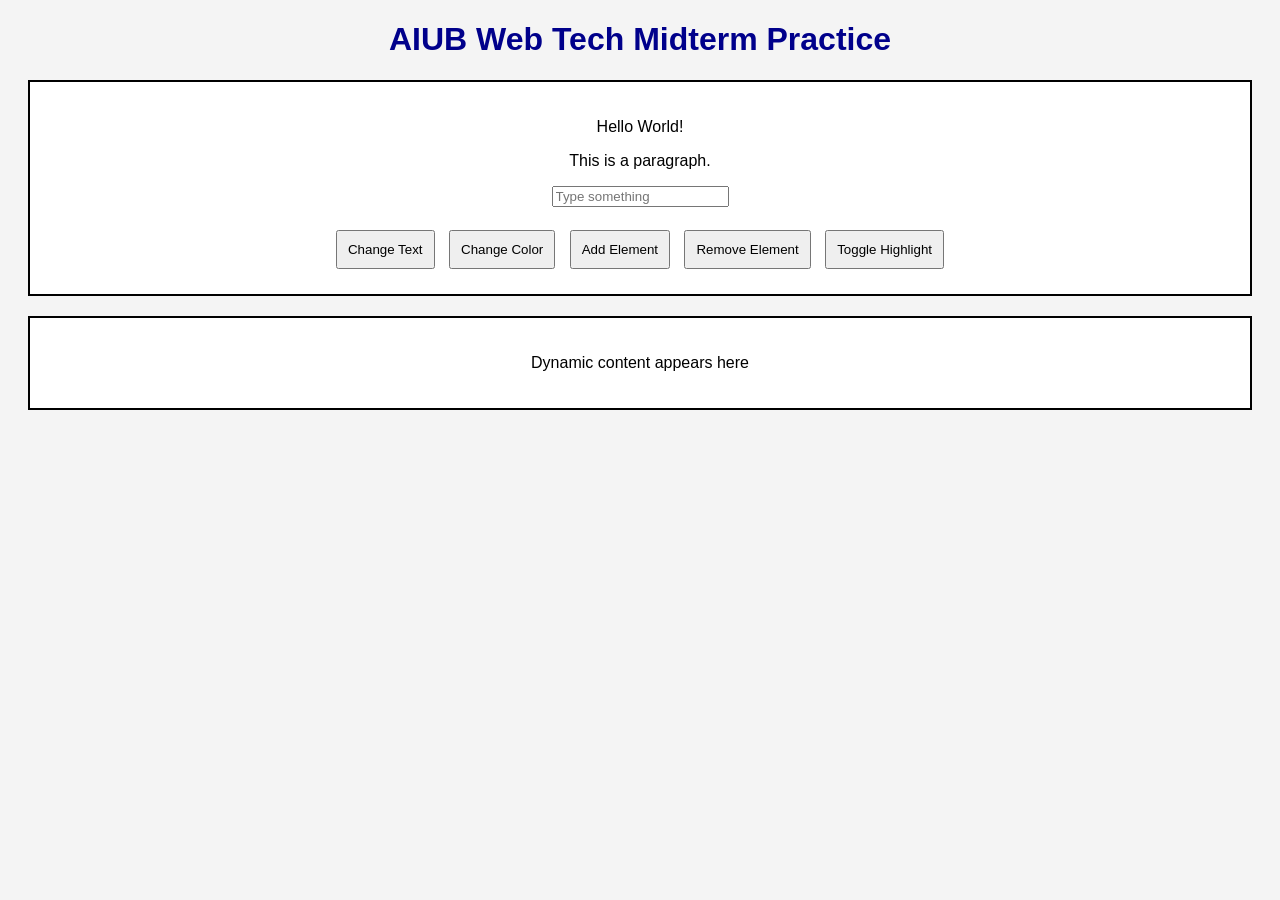
<file: AllInOne.html>
<!DOCTYPE html>
<html>
<head>
    <title>AIUB Midterm Practice</title>

    <!-- INTERNAL CSS -->
    <style>
        body {
            font-family: Arial;
            background-color: #f4f4f4;
            text-align: center;
        }

        h1 {
            color: darkblue;
        }

        .box {
            background-color: white;
            padding: 20px;
            margin: 20px;
            border: 2px solid black;
        }

        #special {
            color: red;
            font-weight: bold;
        }

        button {
            padding: 10px;
            margin: 5px;
            cursor: pointer;
        }

        .highlight {
            background-color: yellow;
        }
    </style>
</head>

<body>

    <!-- HTML STRUCTURE -->
    <h1>AIUB Web Tech Midterm Practice</h1>

    <div class="box">
        <p id="text">Hello World!</p>
        <p class="info">This is a paragraph.</p>

        <input type="text" id="inputBox" placeholder="Type something">
        <br><br>

        <button onclick="changeText()">Change Text</button>
        <button onclick="changeColor()">Change Color</button>
        <button onclick="addElement()">Add Element</button>
        <button onclick="removeElement()">Remove Element</button>
        <button onclick="toggleClass()">Toggle Highlight</button>
    </div>

    <div id="container" class="box">
        <p>Dynamic content appears here</p>
    </div>

    <!-- JAVASCRIPT -->
    <script>

        // 1. Change text using DOM
        function changeText() {
            let input = document.getElementById("inputBox").value;
            document.getElementById("text").innerHTML = input;
        }

        // 2. Change CSS using JS
        function changeColor() {
            let el = document.getElementById("text");
            el.style.color = "green";
            el.style.fontSize = "20px";
        }

        // 3. Add new element
        function addElement() {
            let newPara = document.createElement("p");
            newPara.innerHTML = "New Paragraph Added!";
            document.getElementById("container").appendChild(newPara);
        }

        // 4. Remove element
        function removeElement() {
            let container = document.getElementById("container");
            if (container.lastChild) {
                container.removeChild(container.lastChild);
            }
        }

        // 5. Toggle class (CSS + JS)
        function toggleClass() {
            let el = document.getElementById("text");
            el.classList.toggle("highlight");
        }

        // 6. Event Listener (IMPORTANT)
        document.getElementById("text").addEventListener("mouseover", function() {
            this.innerHTML = "Mouse Over!";
        });

        document.getElementById("text").addEventListener("mouseout", function() {
            this.innerHTML = "Hello World!";
        });

        // 7. Array + Loop
        let arr = ["AIUB", "Midterm", "Practice"];
        for (let i = 0; i < arr.length; i++) {
            console.log(arr[i]);
        }

        // 8. Condition
        let num = 10;
        if (num > 5) {
            console.log("Greater than 5");
        }

    </script>

</body>
</html>
</file>
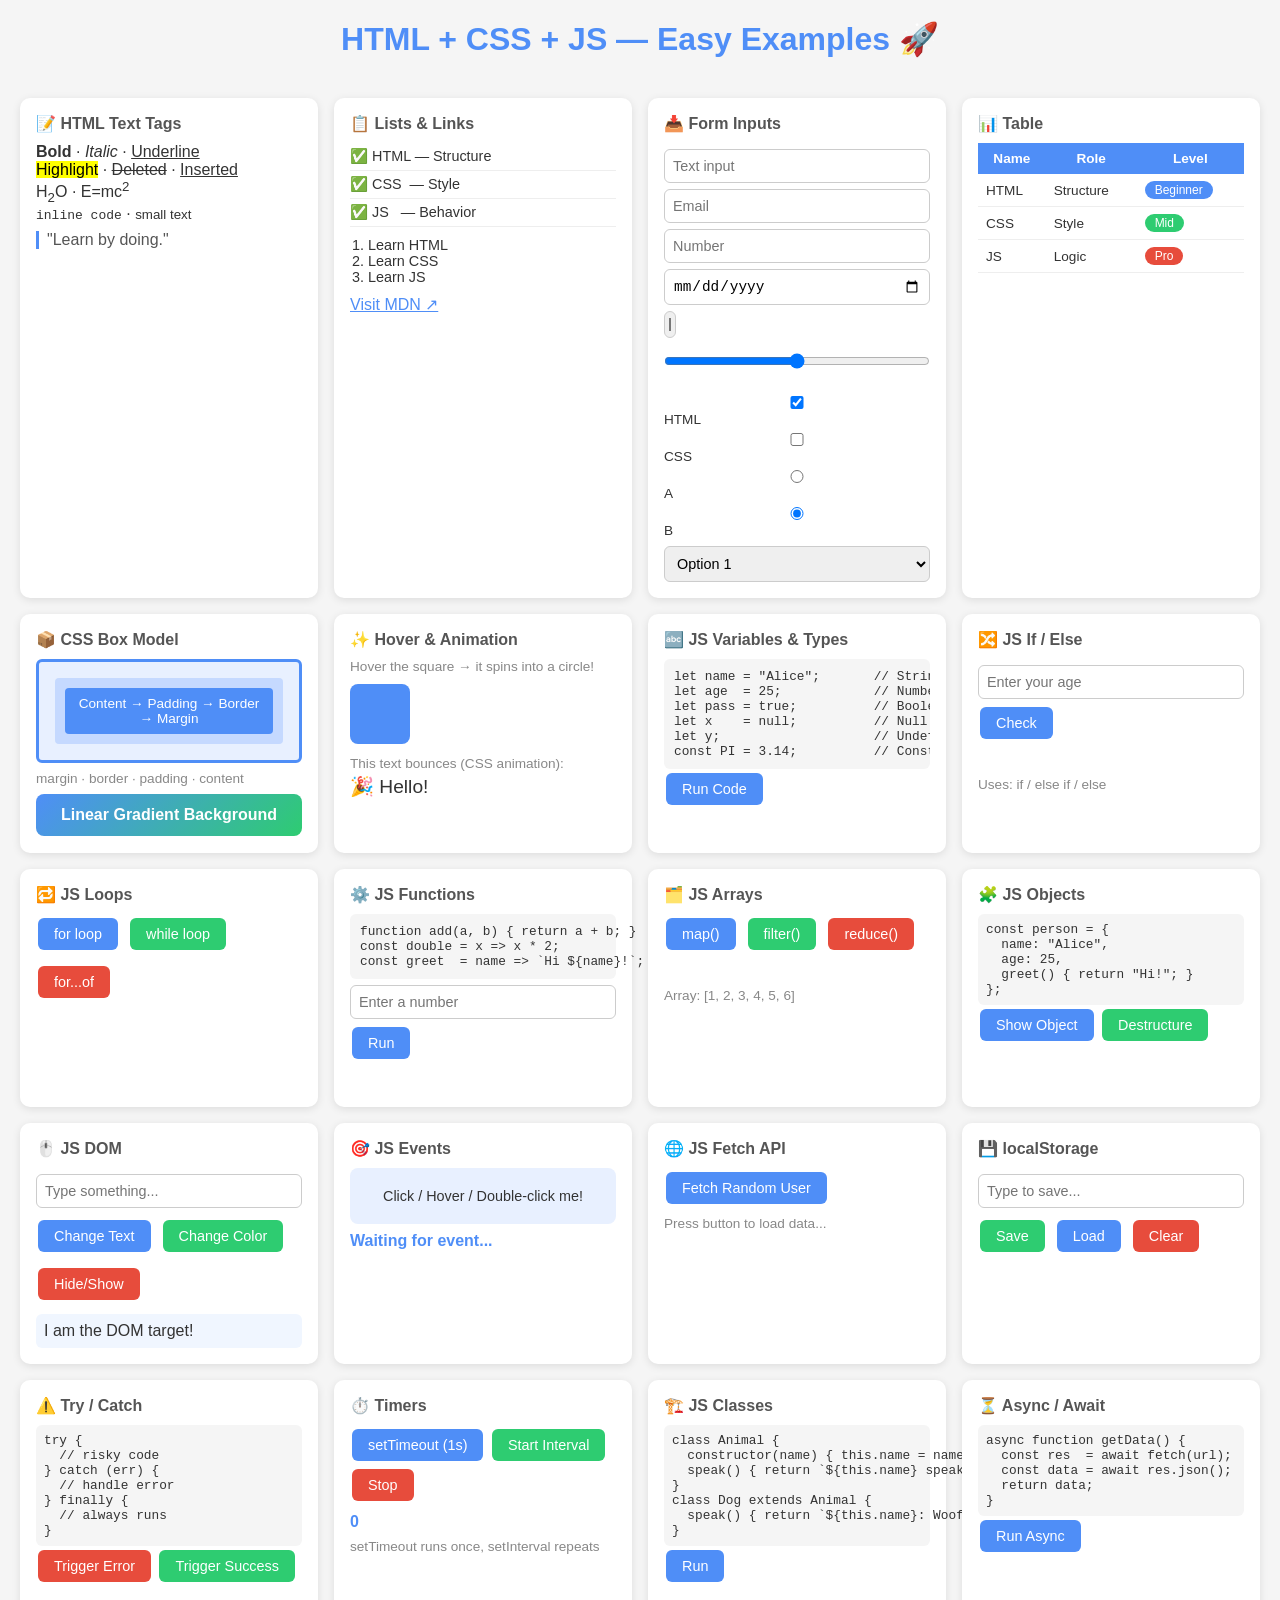
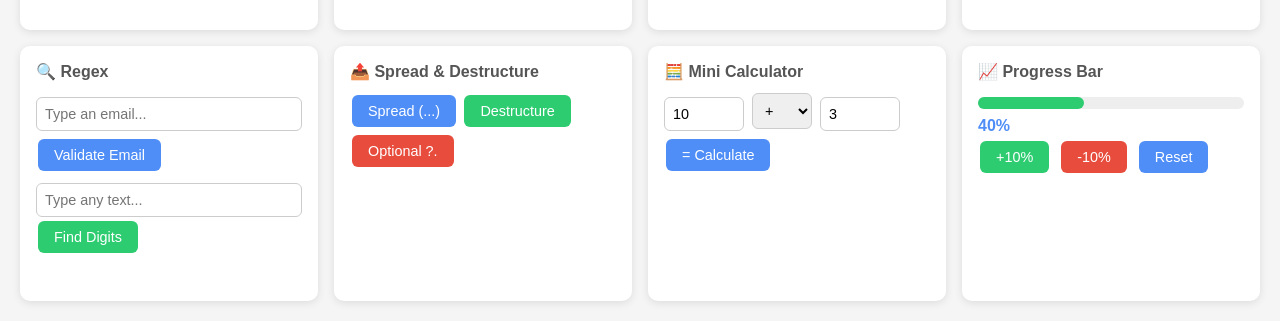
<file: Easyexample.html>
<!DOCTYPE html>
<html lang="en">
<head>
  <meta charset="UTF-8" />
  <title>HTML + CSS + JS — Easy Examples</title>

  <style>
    /* ===== CSS BASICS ===== */

    /* 1. Variables */
    :root {
      --blue: #4f8ef7;
      --green: #2ecc71;
      --red: #e74c3c;
      --bg: #f5f5f5;
    }

    /* 2. Reset */
    * { margin: 0; padding: 0; box-sizing: border-box; }

    /* 3. Body */
    body {
      font-family: Arial, sans-serif;
      background: var(--bg);
      color: #333;
    }

    /* 4. Heading styles */
    h1 { color: var(--blue); text-align: center; padding: 20px; }
    h2 { color: #555; margin-bottom: 10px; font-size: 1rem; }

    /* 5. Card layout */
    .grid {
      display: grid;
      grid-template-columns: repeat(auto-fit, minmax(280px, 1fr));
      gap: 16px;
      padding: 20px;
    }

    .card {
      background: white;
      border-radius: 10px;
      padding: 16px;
      box-shadow: 0 2px 8px rgba(0,0,0,0.1);
    }

    /* 6. Button styles */
    button {
      padding: 8px 16px;
      border: none;
      border-radius: 6px;
      cursor: pointer;
      font-size: 0.9rem;
      margin: 4px 2px;
      transition: opacity 0.2s;   /* 7. Transition */
    }
    button:hover { opacity: 0.8; }

    .btn-blue  { background: var(--blue);  color: white; }
    .btn-green { background: var(--green); color: white; }
    .btn-red   { background: var(--red);   color: white; }

    /* 8. Input styles */
    input, select {
      padding: 8px;
      border: 1px solid #ccc;
      border-radius: 6px;
      width: 100%;
      margin-top: 6px;
      font-size: 0.9rem;
    }
    input:focus { outline: none; border-color: var(--blue); }  /* 9. Pseudo-class */

    /* 10. Flexbox */
    .flex { display: flex; gap: 8px; align-items: center; flex-wrap: wrap; }

    /* 11. Text utilities */
    .small  { font-size: 0.85rem; color: #888; margin-top: 6px; }
    .output { font-weight: bold; color: var(--blue); margin-top: 8px; min-height: 20px; }
    .green  { color: var(--green); }
    .red    { color: var(--red); }

    /* 12. Animation */
    @keyframes bounce {
      0%, 100% { transform: translateY(0); }
      50%       { transform: translateY(-10px); }
    }
    .bouncing { animation: bounce 0.6s ease infinite; }

    /* 13. Hover effect */
    .box {
      width: 60px; height: 60px;
      background: var(--blue);
      border-radius: 8px;
      transition: transform 0.3s, border-radius 0.3s;
      cursor: pointer;
    }
    .box:hover { transform: rotate(45deg); border-radius: 50%; }

    /* 14. Gradient */
    .gradient {
      background: linear-gradient(135deg, var(--blue), var(--green));
      color: white;
      padding: 12px;
      border-radius: 8px;
      text-align: center;
      font-weight: bold;
    }

    /* 15. List style */
    ul.nice { list-style: none; padding: 0; }
    ul.nice li { padding: 5px 0; border-bottom: 1px solid #eee; font-size: 0.9rem; }
    ul.nice li::before { content: "✅ "; }

    /* 16. Table */
    table { width: 100%; border-collapse: collapse; font-size: 0.85rem; }
    th { background: var(--blue); color: white; padding: 8px; }
    td { padding: 7px 8px; border-bottom: 1px solid #eee; }
    tr:hover td { background: #f0f6ff; }   /* 17. tr hover */

    /* 18. Progress bar */
    progress { width: 100%; height: 12px; border-radius: 6px; border: none; }
    progress::-webkit-progress-value { background: var(--green); border-radius: 6px; }
    progress::-webkit-progress-bar  { background: #eee; border-radius: 6px; }

    /* 19. Badge */
    .badge {
      display: inline-block;
      background: var(--blue);
      color: white;
      border-radius: 999px;
      padding: 2px 10px;
      font-size: 0.75rem;
    }

    /* 20. Media query */
    @media (max-width: 500px) {
      h1 { font-size: 1.4rem; }
    }
  </style>
</head>
<body>

<h1>HTML + CSS + JS — Easy Examples 🚀</h1>

<div class="grid">

  <!-- ===== CARD 1: HTML Text Tags ===== -->
  <div class="card">
    <h2>📝 HTML Text Tags</h2>
    <p><strong>Bold</strong> · <em>Italic</em> · <u>Underline</u></p>
    <p><mark>Highlight</mark> · <del>Deleted</del> · <ins>Inserted</ins></p>
    <p>H<sub>2</sub>O · E=mc<sup>2</sup></p>
    <p><code>inline code</code> · <small>small text</small></p>
    <blockquote style="border-left:3px solid var(--blue);padding-left:8px;margin-top:8px;color:#555">
      "Learn by doing."
    </blockquote>
  </div>

  <!-- ===== CARD 2: HTML Lists & Links ===== -->
  <div class="card">
    <h2>📋 Lists & Links</h2>
    <ul class="nice">
      <li>HTML — Structure</li>
      <li>CSS &nbsp;— Style</li>
      <li>JS &nbsp; — Behavior</li>
    </ul>
    <ol style="margin-top:10px;padding-left:18px;font-size:0.9rem">
      <li>Learn HTML</li>
      <li>Learn CSS</li>
      <li>Learn JS</li>
    </ol>
    <p style="margin-top:10px">
      <a href="https://developer.mozilla.org" target="_blank" style="color:var(--blue)">Visit MDN ↗</a>
    </p>
  </div>

  <!-- ===== CARD 3: HTML Form Inputs ===== -->
  <div class="card">
    <h2>📥 Form Inputs</h2>
    <input type="text"     placeholder="Text input" /><br>
    <input type="email"    placeholder="Email" style="margin-top:6px"/><br>
    <input type="number"   placeholder="Number" style="margin-top:6px"/><br>
    <input type="date"     style="margin-top:6px"/><br>
    <input type="color"    style="margin-top:6px;width:auto;padding:2px" value="#4f8ef7"/>
    <input type="range"    min="0" max="100" value="50" style="margin-top:6px"/>
    <div style="margin-top:8px;font-size:0.85rem">
      <label><input type="checkbox" checked /> HTML</label> &nbsp;
      <label><input type="checkbox" /> CSS</label> &nbsp;
      <label><input type="radio" name="r" /> A</label>
      <label><input type="radio" name="r" checked /> B</label>
    </div>
    <select style="margin-top:8px">
      <option>Option 1</option>
      <option>Option 2</option>
      <option>Option 3</option>
    </select>
  </div>

  <!-- ===== CARD 4: HTML Table ===== -->
  <div class="card">
    <h2>📊 Table</h2>
    <table>
      <thead>
        <tr><th>Name</th><th>Role</th><th>Level</th></tr>
      </thead>
      <tbody>
        <tr><td>HTML</td><td>Structure</td><td><span class="badge">Beginner</span></td></tr>
        <tr><td>CSS</td><td>Style</td><td><span class="badge" style="background:var(--green)">Mid</span></td></tr>
        <tr><td>JS</td><td>Logic</td><td><span class="badge" style="background:var(--red)">Pro</span></td></tr>
      </tbody>
    </table>
  </div>

  <!-- ===== CARD 5: CSS Box Model ===== -->
  <div class="card">
    <h2>📦 CSS Box Model</h2>
    <div style="background:#e8f0ff;padding:16px;border:3px solid var(--blue);margin:8px 0;border-radius:6px;text-align:center;font-size:0.85rem">
      <div style="background:#c5d9ff;padding:10px;border-radius:4px">
        <div style="background:var(--blue);color:white;padding:8px;border-radius:4px">
          Content → Padding → Border → Margin
        </div>
      </div>
    </div>
    <p class="small">margin · border · padding · content</p>
    <div class="gradient" style="margin-top:8px">Linear Gradient Background</div>
  </div>

  <!-- ===== CARD 6: CSS Hover & Animation ===== -->
  <div class="card">
    <h2>✨ Hover & Animation</h2>
    <p class="small">Hover the square → it spins into a circle!</p>
    <div class="box" style="margin:10px 0"></div>
    <p class="small" style="margin-top:12px">This text bounces (CSS animation):</p>
    <p class="bouncing" style="font-size:1.2rem;margin-top:4px">🎉 Hello!</p>
  </div>

  <!-- ===== CARD 7: JS - Variables & Output ===== -->
  <div class="card">
    <h2>🔤 JS Variables & Types</h2>
    <pre style="background:#f5f5f5;padding:10px;border-radius:6px;font-size:0.8rem;overflow:auto"><code>let name = "Alice";       // String
let age  = 25;            // Number
let pass = true;          // Boolean
let x    = null;          // Null
let y;                    // Undefined
const PI = 3.14;          // Constant</code></pre>
    <button class="btn-blue" onclick="showTypes()">Run Code</button>
    <p class="output" id="types-out"></p>
  </div>

  <!-- ===== CARD 8: JS - If / Else ===== -->
  <div class="card">
    <h2>🔀 JS If / Else</h2>
    <input type="number" id="age-input" placeholder="Enter your age" />
    <button class="btn-blue" onclick="checkAge()" style="margin-top:8px">Check</button>
    <p class="output" id="age-out"></p>
    <p class="small">Uses: if / else if / else</p>
  </div>

  <!-- ===== CARD 9: JS - Loops ===== -->
  <div class="card">
    <h2>🔁 JS Loops</h2>
    <div class="flex">
      <button class="btn-blue"  onclick="doFor()">for loop</button>
      <button class="btn-green" onclick="doWhile()">while loop</button>
      <button class="btn-red"   onclick="doForOf()">for...of</button>
    </div>
    <p class="output" id="loop-out"></p>
  </div>

  <!-- ===== CARD 10: JS - Functions ===== -->
  <div class="card">
    <h2>⚙️ JS Functions</h2>
    <pre style="background:#f5f5f5;padding:10px;border-radius:6px;font-size:0.8rem"><code>function add(a, b) { return a + b; }
const double = x => x * 2;
const greet  = name => `Hi ${name}!`;</code></pre>
    <input type="number" id="fn-input" placeholder="Enter a number" />
    <button class="btn-blue" onclick="runFunctions()" style="margin-top:8px">Run</button>
    <p class="output" id="fn-out"></p>
  </div>

  <!-- ===== CARD 11: JS - Arrays ===== -->
  <div class="card">
    <h2>🗂️ JS Arrays</h2>
    <div class="flex">
      <button class="btn-blue"  onclick="arrMap()">map()</button>
      <button class="btn-green" onclick="arrFilter()">filter()</button>
      <button class="btn-red"   onclick="arrReduce()">reduce()</button>
    </div>
    <p class="output" id="arr-out"></p>
    <p class="small">Array: [1, 2, 3, 4, 5, 6]</p>
  </div>

  <!-- ===== CARD 12: JS - Objects ===== -->
  <div class="card">
    <h2>🧩 JS Objects</h2>
    <pre style="background:#f5f5f5;padding:8px;border-radius:6px;font-size:0.8rem"><code>const person = {
  name: "Alice",
  age: 25,
  greet() { return "Hi!"; }
};</code></pre>
    <button class="btn-blue" onclick="showObject()">Show Object</button>
    <button class="btn-green" onclick="destructure()">Destructure</button>
    <p class="output" id="obj-out"></p>
  </div>

  <!-- ===== CARD 13: JS - DOM ===== -->
  <div class="card">
    <h2>🖱️ JS DOM</h2>
    <input type="text" id="dom-input" placeholder="Type something..." />
    <div class="flex" style="margin-top:8px">
      <button class="btn-blue"  onclick="changeText()">Change Text</button>
      <button class="btn-green" onclick="changeColor()">Change Color</button>
      <button class="btn-red"   onclick="hideShow()">Hide/Show</button>
    </div>
    <p id="dom-target" style="margin-top:10px;padding:8px;background:#f0f6ff;border-radius:6px">
      I am the DOM target!
    </p>
  </div>

  <!-- ===== CARD 14: JS - Events ===== -->
  <div class="card">
    <h2>🎯 JS Events</h2>
    <div
      id="event-box"
      style="background:#e8f0ff;border-radius:8px;padding:20px;text-align:center;cursor:pointer;font-size:0.9rem;transition:background 0.2s"
      onclick="evClick()"
      onmouseover="evHover(true)"
      onmouseout="evHover(false)"
      ondblclick="evDouble()"
    >
      Click / Hover / Double-click me!
    </div>
    <p class="output" id="event-out">Waiting for event...</p>
  </div>

  <!-- ===== CARD 15: JS - Fetch API ===== -->
  <div class="card">
    <h2>🌐 JS Fetch API</h2>
    <button class="btn-blue" onclick="fetchUser()">Fetch Random User</button>
    <div id="fetch-out" class="small" style="margin-top:8px;min-height:40px">Press button to load data...</div>
  </div>

  <!-- ===== CARD 16: JS - localStorage ===== -->
  <div class="card">
    <h2>💾 localStorage</h2>
    <input type="text" id="ls-input" placeholder="Type to save..." />
    <div class="flex" style="margin-top:8px">
      <button class="btn-green" onclick="lsSave()">Save</button>
      <button class="btn-blue"  onclick="lsLoad()">Load</button>
      <button class="btn-red"   onclick="lsClear()">Clear</button>
    </div>
    <p class="output" id="ls-out"></p>
  </div>

  <!-- ===== CARD 17: JS - Try/Catch ===== -->
  <div class="card">
    <h2>⚠️ Try / Catch</h2>
    <pre style="background:#f5f5f5;padding:8px;border-radius:6px;font-size:0.8rem"><code>try {
  // risky code
} catch (err) {
  // handle error
} finally {
  // always runs
}</code></pre>
    <button class="btn-red"   onclick="triggerErr()">Trigger Error</button>
    <button class="btn-green" onclick="triggerOk()">Trigger Success</button>
    <p class="output" id="err-out"></p>
  </div>

  <!-- ===== CARD 18: JS - setTimeout / setInterval ===== -->
  <div class="card">
    <h2>⏱️ Timers</h2>
    <button class="btn-blue"  onclick="doTimeout()">setTimeout (1s)</button>
    <button class="btn-green" onclick="startInterval()">Start Interval</button>
    <button class="btn-red"   onclick="stopInterval()">Stop</button>
    <p class="output" id="timer-out">0</p>
    <p class="small">setTimeout runs once, setInterval repeats</p>
  </div>

  <!-- ===== CARD 19: JS - Classes ===== -->
  <div class="card">
    <h2>🏗️ JS Classes</h2>
    <pre style="background:#f5f5f5;padding:8px;border-radius:6px;font-size:0.8rem"><code>class Animal {
  constructor(name) { this.name = name; }
  speak() { return `${this.name} speaks`; }
}
class Dog extends Animal {
  speak() { return `${this.name}: Woof!`; }
}</code></pre>
    <button class="btn-blue" onclick="runClass()">Run</button>
    <p class="output" id="class-out"></p>
  </div>

  <!-- ===== CARD 20: JS - Promises / Async ===== -->
  <div class="card">
    <h2>⏳ Async / Await</h2>
    <pre style="background:#f5f5f5;padding:8px;border-radius:6px;font-size:0.8rem"><code>async function getData() {
  const res  = await fetch(url);
  const data = await res.json();
  return data;
}</code></pre>
    <button class="btn-blue" onclick="runAsync()">Run Async</button>
    <p class="output" id="async-out"></p>
  </div>

  <!-- ===== CARD 21: JS - Regex ===== -->
  <div class="card">
    <h2>🔍 Regex</h2>
    <input type="text" id="regex-in" placeholder="Type an email..." />
    <button class="btn-blue" onclick="testEmail()" style="margin-top:8px">Validate Email</button>
    <input type="text" id="regex-in2" placeholder="Type any text..." style="margin-top:8px"/>
    <button class="btn-green" onclick="testDigits()">Find Digits</button>
    <p class="output" id="regex-out"></p>
  </div>

  <!-- ===== CARD 22: JS - Spread & Destructure ===== -->
  <div class="card">
    <h2>📤 Spread & Destructure</h2>
    <button class="btn-blue"  onclick="doSpread()">Spread (...)</button>
    <button class="btn-green" onclick="doDestruct()">Destructure</button>
    <button class="btn-red"   onclick="doOptChain()">Optional ?.</button>
    <p class="output" id="spread-out"></p>
  </div>

  <!-- ===== CARD 23: Live Calculator ===== -->
  <div class="card">
    <h2>🧮 Mini Calculator</h2>
    <div class="flex">
      <input type="number" id="ca" value="10" style="width:80px"/>
      <select id="cop" style="width:60px;margin-top:0">
        <option>+</option><option>-</option><option>*</option><option>/</option>
      </select>
      <input type="number" id="cb" value="3" style="width:80px"/>
    </div>
    <button class="btn-blue" onclick="calc()" style="margin-top:8px">= Calculate</button>
    <p class="output" id="calc-out"></p>
  </div>

  <!-- ===== CARD 24: Progress Bar ===== -->
  <div class="card">
    <h2>📈 Progress Bar</h2>
    <progress id="prog" value="40" max="100"></progress>
    <p class="output" id="prog-label">40%</p>
    <div class="flex">
      <button class="btn-green" onclick="changeProg(10)">+10%</button>
      <button class="btn-red"   onclick="changeProg(-10)">-10%</button>
      <button class="btn-blue"  onclick="resetProg()">Reset</button>
    </div>
  </div>

</div><!-- end grid -->

<!-- ===== INTERNAL JAVASCRIPT ===== -->
<script>

  // ── Card 7: Variables & Types ──────────────────────────
  function showTypes() {
    let name = "Alice";
    let age  = 25;
    let pass = true;
    const PI = 3.14;
    document.getElementById('types-out').textContent =
      `name="${name}" (${typeof name}), age=${age} (${typeof age}), pass=${pass} (${typeof pass}), PI=${PI}`;
  }

  // ── Card 8: If / Else ──────────────────────────────────
  function checkAge() {
    const age = parseInt(document.getElementById('age-input').value);
    const out = document.getElementById('age-out');
    if (isNaN(age)) {
      out.textContent = 'Please enter a number!';
      out.className = 'output red';
    } else if (age < 13) {
      out.textContent = '👶 You are a child.';
      out.className = 'output';
    } else if (age < 18) {
      out.textContent = '🧒 You are a teenager.';
      out.className = 'output';
    } else {
      out.textContent = '🧑 You are an adult!';
      out.className = 'output green';
    }
  }

  // ── Card 9: Loops ──────────────────────────────────────
  function doFor() {
    let result = '';
    for (let i = 1; i <= 5; i++) result += i + ' ';
    document.getElementById('loop-out').textContent = 'for: ' + result;
  }
  function doWhile() {
    let i = 1, result = '';
    while (i <= 5) { result += i + ' '; i++; }
    document.getElementById('loop-out').textContent = 'while: ' + result;
  }
  function doForOf() {
    const fruits = ['🍎','🍌','🍇','🍓'];
    let result = '';
    for (const f of fruits) result += f + ' ';
    document.getElementById('loop-out').textContent = 'for...of: ' + result;
  }

  // ── Card 10: Functions ─────────────────────────────────
  function runFunctions() {
    const n = parseFloat(document.getElementById('fn-input').value) || 5;
    function add(a, b) { return a + b; }
    const double = x => x * 2;
    const greet  = name => `Hi, Number ${name}!`;
    document.getElementById('fn-out').textContent =
      `add(${n},3)=${add(n,3)} | double(${n})=${double(n)} | greet="${greet(n)}"`;
  }

  // ── Card 11: Arrays ────────────────────────────────────
  const nums = [1, 2, 3, 4, 5, 6];
  function arrMap()    { document.getElementById('arr-out').textContent = 'map ×2: [' + nums.map(n => n * 2) + ']'; }
  function arrFilter() { document.getElementById('arr-out').textContent = 'filter even: [' + nums.filter(n => n % 2 === 0) + ']'; }
  function arrReduce() { document.getElementById('arr-out').textContent = 'reduce sum: ' + nums.reduce((a, b) => a + b, 0); }

  // ── Card 12: Objects ───────────────────────────────────
  function showObject() {
    const person = { name: 'Alice', age: 25, greet() { return 'Hi!'; } };
    document.getElementById('obj-out').textContent =
      `name=${person.name}, age=${person.age}, greet="${person.greet()}"`;
  }
  function destructure() {
    const person = { name: 'Bob', age: 30 };
    const { name, age } = person;   // destructure
    document.getElementById('obj-out').textContent = `Destructured → name="${name}", age=${age}`;
  }

  // ── Card 13: DOM ───────────────────────────────────────
  let isHidden = false;
  function changeText() {
    const val = document.getElementById('dom-input').value || '(empty)';
    document.getElementById('dom-target').textContent = val;
  }
  function changeColor() {
    const colors = ['#e8f0ff','#e8fff0','#fff0f0','#fff8e0'];
    const el = document.getElementById('dom-target');
    el.style.background = colors[Math.floor(Math.random() * colors.length)];
  }
  function hideShow() {
    const el = document.getElementById('dom-target');
    isHidden = !isHidden;
    el.style.display = isHidden ? 'none' : 'block';
  }

  // ── Card 14: Events ────────────────────────────────────
  function evClick()  {
    const out = document.getElementById('event-out');
    out.textContent = '🖱️ Clicked!';  out.className = 'output green';
  }
  function evDouble() {
    const out = document.getElementById('event-out');
    out.textContent = '💥 Double Clicked!'; out.className = 'output red';
  }
  function evHover(on) {
    const box = document.getElementById('event-box');
    box.style.background = on ? '#c5d9ff' : '#e8f0ff';
    if (on) document.getElementById('event-out').textContent = '👆 Hovering...';
  }

  // ── Card 15: Fetch ─────────────────────────────────────
  async function fetchUser() {
    const out = document.getElementById('fetch-out');
    out.textContent = 'Loading...';
    try {
      const res  = await fetch('https://randomuser.me/api/');
      const data = await res.json();
      const u = data.results[0];
      out.innerHTML = `<strong>${u.name.first} ${u.name.last}</strong><br>
        📧 ${u.email}<br>📍 ${u.location.city}, ${u.location.country}`;
    } catch(e) {
      out.textContent = 'Error: ' + e.message;
    }
  }

  // ── Card 16: localStorage ─────────────────────────────
  function lsSave()  {
    const v = document.getElementById('ls-input').value;
    localStorage.setItem('saved', v);
    document.getElementById('ls-out').textContent = `Saved: "${v}"`;
  }
  function lsLoad()  {
    const v = localStorage.getItem('saved');
    document.getElementById('ls-out').textContent = v ? `Loaded: "${v}"` : 'Nothing saved yet.';
  }
  function lsClear() {
    localStorage.removeItem('saved');
    document.getElementById('ls-out').textContent = 'Cleared!';
  }

  // ── Card 17: Try / Catch ──────────────────────────────
  function triggerErr() {
    const out = document.getElementById('err-out');
    try {
      null.foo;  // causes TypeError
    } catch(e) {
      out.textContent = '❌ Caught: ' + e.message;
      out.className = 'output red';
    } finally {
      out.textContent += ' | finally ran ✓';
    }
  }
  function triggerOk() {
    const out = document.getElementById('err-out');
    try {
      const result = JSON.parse('{"ok":true}');
      out.textContent = '✅ Success: ok=' + result.ok;
      out.className = 'output green';
    } catch(e) {
      out.textContent = 'Error: ' + e.message;
    } finally {
      out.textContent += ' | finally ran ✓';
    }
  }

  // ── Card 18: Timers ────────────────────────────────────
  let ticker = null, count = 0;
  function doTimeout() {
    const out = document.getElementById('timer-out');
    out.textContent = 'Waiting 1 second...';
    setTimeout(() => { out.textContent = '✅ setTimeout fired after 1s!'; }, 1000);
  }
  function startInterval() {
    if (ticker) return;
    ticker = setInterval(() => {
      count++;
      document.getElementById('timer-out').textContent = count;
    }, 500);
  }
  function stopInterval() {
    clearInterval(ticker);
    ticker = null;
    document.getElementById('timer-out').textContent = `Stopped at ${count}`;
  }

  // ── Card 19: Classes ───────────────────────────────────
  function runClass() {
    class Animal {
      constructor(name) { this.name = name; }
      speak() { return `${this.name} speaks`; }
    }
    class Dog extends Animal {
      speak() { return `${this.name}: Woof! 🐶`; }
    }
    const a = new Animal('Cat');
    const d = new Dog('Rex');
    document.getElementById('class-out').textContent =
      `Animal → "${a.speak()}" | Dog → "${d.speak()}"`;
  }

  // ── Card 20: Async / Await ────────────────────────────
  function wait(ms) { return new Promise(res => setTimeout(res, ms)); }
  async function runAsync() {
    const out = document.getElementById('async-out');
    out.textContent = 'Step 1: Starting...';
    await wait(800);
    out.textContent = 'Step 2: Processing...';
    await wait(800);
    out.textContent = '✅ Step 3: Done! (async/await)';
    out.className = 'output green';
  }

  // ── Card 21: Regex ─────────────────────────────────────
  function testEmail() {
    const val = document.getElementById('regex-in').value;
    const ok  = /^[^\s@]+@[^\s@]+\.[^\s@]+$/.test(val);
    const out = document.getElementById('regex-out');
    out.textContent  = ok ? '✅ Valid email!' : '❌ Invalid email';
    out.className    = 'output ' + (ok ? 'green' : 'red');
  }
  function testDigits() {
    const val    = document.getElementById('regex-in2').value;
    const digits = val.match(/\d+/g);
    document.getElementById('regex-out').textContent =
      digits ? `Found digits: [${digits.join(', ')}]` : 'No digits found';
    document.getElementById('regex-out').className = 'output';
  }

  // ── Card 22: Spread & Destructure ────────────────────
  function doSpread() {
    const a = [1, 2, 3];
    const b = [4, 5, 6];
    const merged = [...a, ...b];
    const obj1 = { x: 1 }, obj2 = { y: 2 };
    const merged2 = { ...obj1, ...obj2 };
    document.getElementById('spread-out').textContent =
      `Arrays: [${merged}] | Objects: ${JSON.stringify(merged2)}`;
  }
  function doDestruct() {
    const [first, , third] = [10, 20, 30];
    const { name, age = 18 } = { name: 'Alice' };
    document.getElementById('spread-out').textContent =
      `Array destruct: first=${first}, third=${third} | Object: name=${name}, age=${age}`;
  }
  function doOptChain() {
    const user = { profile: { city: 'Dhaka' } };
    const city    = user?.profile?.city;
    const country = user?.profile?.country ?? 'Unknown';
    document.getElementById('spread-out').textContent =
      `city="${city}", country="${country}" (optional chaining + nullish)`;
  }

  // ── Card 23: Calculator ───────────────────────────────
  function calc() {
    const a  = parseFloat(document.getElementById('ca').value);
    const b  = parseFloat(document.getElementById('cb').value);
    const op = document.getElementById('cop').value;
    const ops = { '+': a+b, '-': a-b, '*': a*b, '/': a/b };
    const r = ops[op];
    document.getElementById('calc-out').textContent =
      `${a} ${op} ${b} = ${Number.isFinite(r) ? r : 'Error (÷0)'}`;
  }

  // ── Card 24: Progress ─────────────────────────────────
  let progVal = 40;
  function changeProg(n) {
    progVal = Math.min(100, Math.max(0, progVal + n));
    document.getElementById('prog').value = progVal;
    document.getElementById('prog-label').textContent = progVal + '%';
  }
  function resetProg() {
    progVal = 0;
    document.getElementById('prog').value = 0;
    document.getElementById('prog-label').textContent = '0%';
  }

</script>
</body>
</html>
</file>
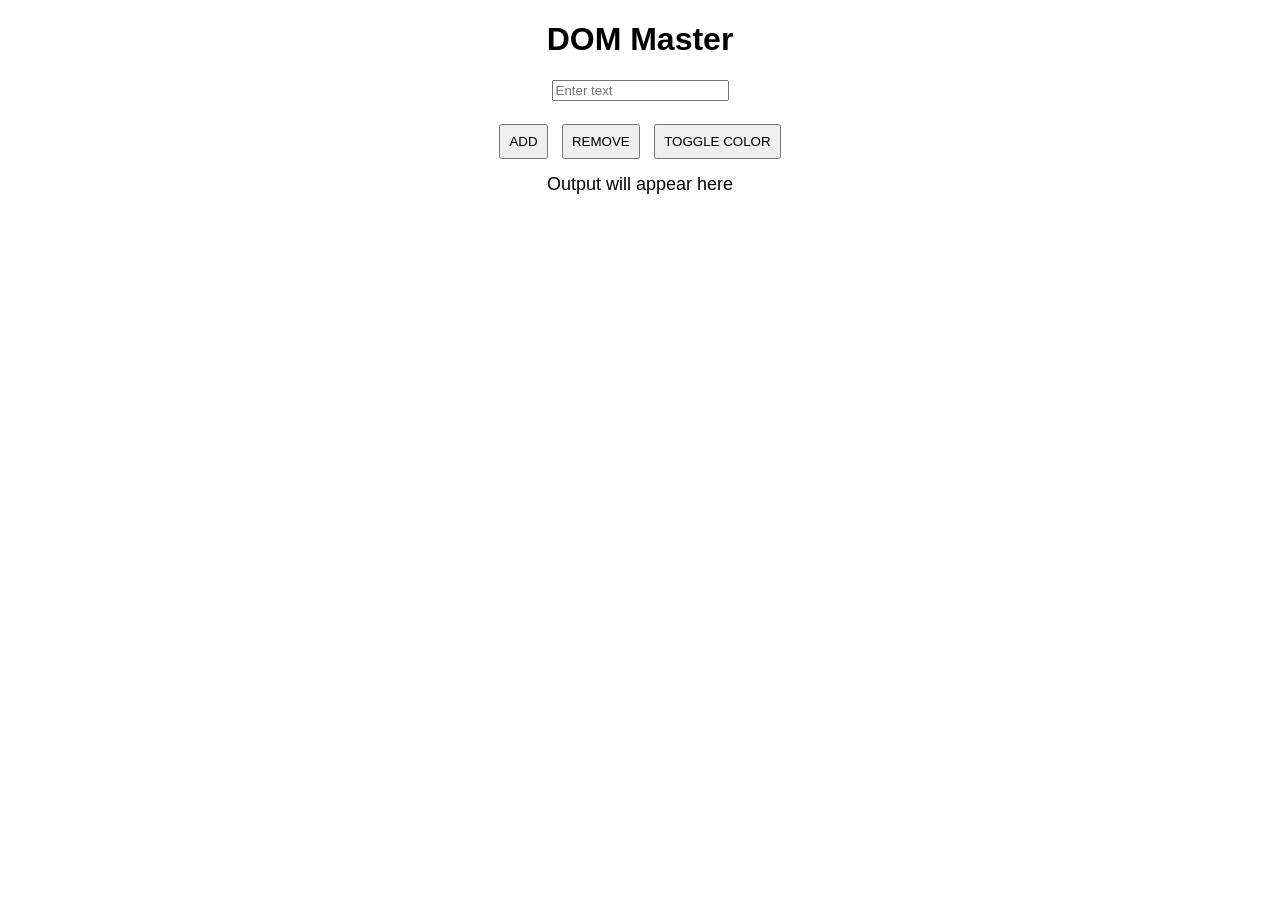
<file: Example.html>
<!DOCTYPE html>
<html>
<head>
    <title>DOM Master</title>

    <style>
        body {
            font-family: Arial;
            text-align: center;
        }

        h1 {
            color: black;
        }

        #output {
            font-size: 18px;
            margin-top: 10px;
        }

        .item {
            color: blue;
            font-weight: bold;
        }

        .highlight {
            background-color: yellow;
        }

        button {
            margin: 5px;
            padding: 8px;
        }

        ul {
            list-style: none;
        }
    </style>
</head>

<body>

    <h1 id="title">DOM Master</h1>

    <input id="inputBox" type="text" placeholder="Enter text">

    <br><br>

    <button id="addBtn">ADD</button>
    <button id="removeBtn">REMOVE</button>
    <button id="toggleBtn">TOGGLE COLOR</button>

    <p id="output">Output will appear here</p>

    <ul id="list"></ul>

<script>

    // 🔹 SELECT ELEMENTS
    let input = document.getElementById("inputBox");
    let addBtn = document.getElementById("addBtn");
    let removeBtn = document.getElementById("removeBtn");
    let toggleBtn = document.getElementById("toggleBtn");
    let output = document.getElementById("output");
    let list = document.getElementById("list");

    // 🔹 ARRAY
    let arr = [];

    // 🔥 ADD
    addBtn.addEventListener("click", function() {

        let value = input.value;

        if (value === "") {
            output.innerHTML = "❌ Empty input!";
            return;
        }

        arr.push(value);

        output.innerHTML = "Added: " + value;

        let li = document.createElement("li");
        li.innerHTML = value;

        // CSS class applied
        li.classList.add("item");

        list.appendChild(li);

        input.value = "";
    });

    // 🔥 REMOVE
    removeBtn.addEventListener("click", function() {

        if (arr.length === 0) {
            output.innerHTML = "⚠️ Nothing to remove";
            return;
        }

        let removed = arr.pop();

        list.lastChild.remove();

        output.innerHTML = "Removed: " + removed;
    });

    // 🔥 TOGGLE STYLE + CLASS
    toggleBtn.addEventListener("click", function() {

        if (output.style.color === "red") {
            output.style.color = "green";
        } else {
            output.style.color = "red";
        }

        output.classList.toggle("highlight");
    });

    // 🔥 TIMER
    setTimeout(function() {
        document.getElementById("title").style.color = "purple";
    }, 2000);

</script>

</body>
</html>
</file>
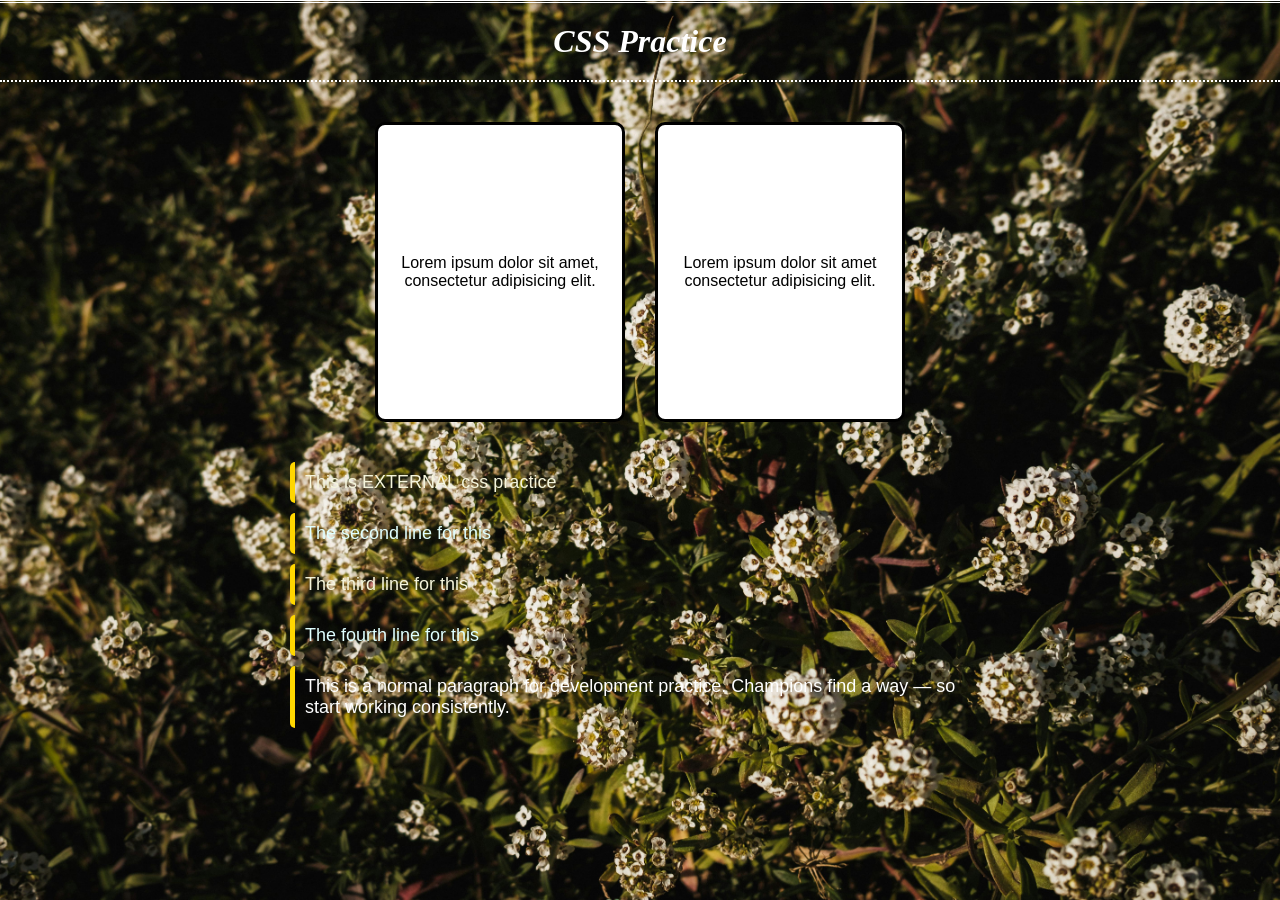
<file: external.html>
<!---
<!DOCTYPE html>
<html>
    <head>
        <link rel="stylesheet" href="style.css">
    </head>
    <body>



    <div id="box1">Lorem ipsum dolor sit amet, consectetur adipisicing elit. Esse delectus tenetur impedit ipsam possimus, voluptates, architecto omnis nemo quos obcaecati assumenda doloremque perferendis maxime, laudantium error itaque ducimus optio quasi!</div>
    <div id="box2">Lorem ipsum dolor sit amet consectetur adipisicing elit. Voluptatem cum, labore delectus dolore expedita dicta hic sed explicabo obcaecati doloremque aspernatur odit quis atque exercitationem ipsam sequi itaque officiis modi.</div>
         <h1>CSS Practice</h1>
    <p id="p1" class="odd">This is EXTERNAL css practice</p>
    <p id="p2" class="even">The second line for This</p>
    <p id="p3" class="odd">The third line for This</p>
    <p id="p3" class="even">The fourth line for This</p>
    <p>This is no class paragraph right here 
        for the development we are using this 
        so it is better to use the para 
        tag all above
        Champions will get a way of getting himself Champion
        so start work everything will get well

    </p>
    </body>
</html>
-->
<!DOCTYPE html>
<html lang="en">
<head>
    <meta charset="UTF-8">
    <meta name="viewport" content="width=device-width, initial-scale=1.0">
    <title>CSS Practice</title>
    <link rel="stylesheet" href="newstyle.css">
</head>

<body>

    <h1>CSS Practice</h1>

    <div class="container">
        <div class="box">
            Lorem ipsum dolor sit amet, consectetur adipisicing elit.
        </div>

        <div class="box">
            Lorem ipsum dolor sit amet consectetur adipisicing elit.
        </div>
    </div>

    <div class="text-section">
        <p class="odd">This is EXTERNAL css practice</p>
        <p class="even">The second line for this</p>
        <p class="odd">The third line for this</p>
        <p class="even">The fourth line for this</p>

        <p>
            This is a normal paragraph for development practice.
            Champions find a way — so start working consistently.
        </p>
    </div>

</body>
</html>
</file>
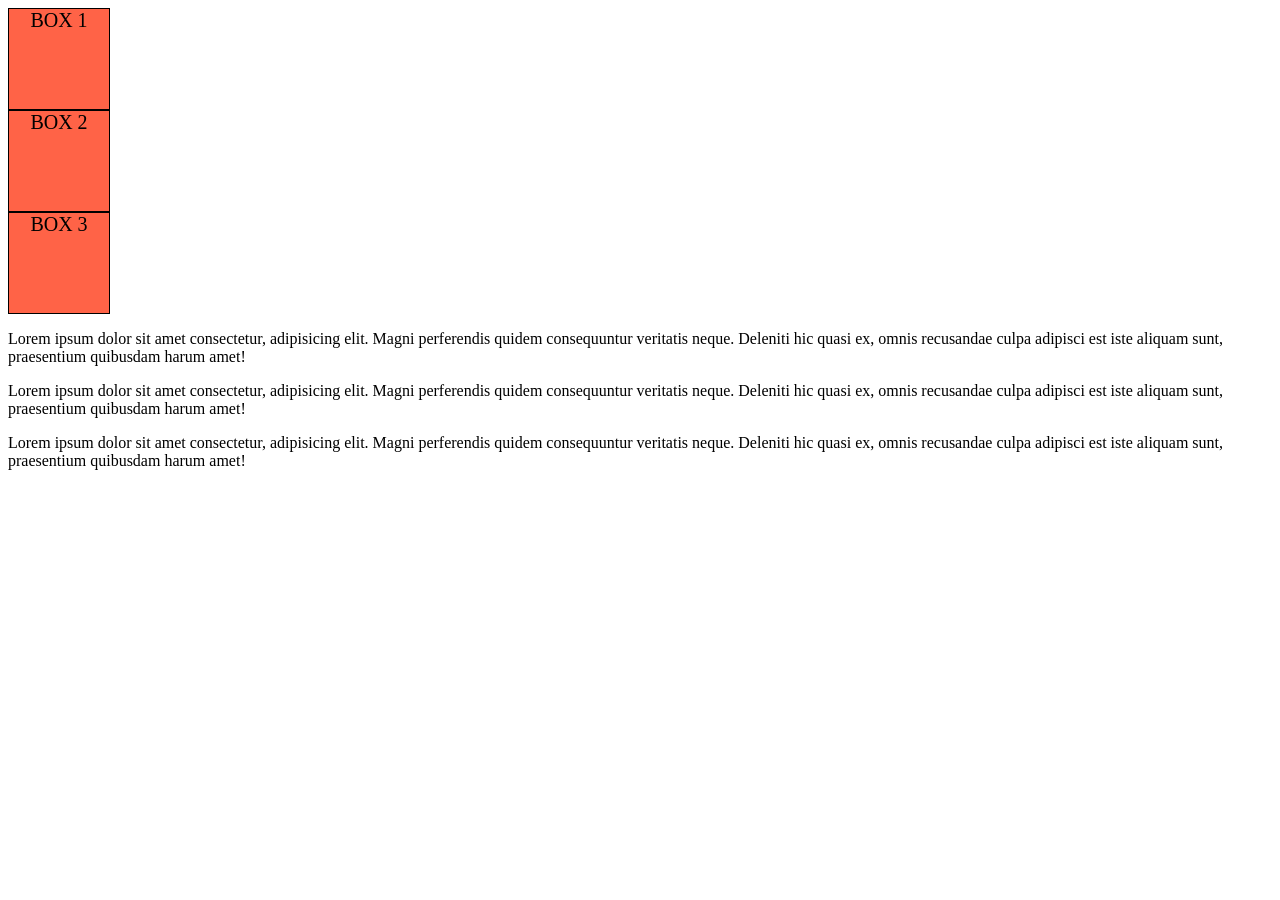
<file: float.html>
<!DOCTYPE html>
<html>
    <head>
        <title>MY WEBSITE</title>
        <link rel="stylesheet" href="float.css">

    </head>
    <body>
        <div class="box">BOX 1</div>
        <div class="box">BOX 2</div>
        <div class="box">BOX 3</div>

        <p>Lorem ipsum dolor sit amet consectetur, adipisicing elit. Magni perferendis quidem consequuntur veritatis neque. Deleniti hic quasi ex, omnis recusandae culpa adipisci est iste aliquam sunt, praesentium quibusdam harum amet!</p>
        <p>Lorem ipsum dolor sit amet consectetur, adipisicing elit. Magni perferendis quidem consequuntur veritatis neque. Deleniti hic quasi ex, omnis recusandae culpa adipisci est iste aliquam sunt, praesentium quibusdam harum amet!</p>
        <p>Lorem ipsum dolor sit amet consectetur, adipisicing elit. Magni perferendis quidem consequuntur veritatis neque. Deleniti hic quasi ex, omnis recusandae culpa adipisci est iste aliquam sunt, praesentium quibusdam harum amet!</p>


    </body>
</html>
</file>
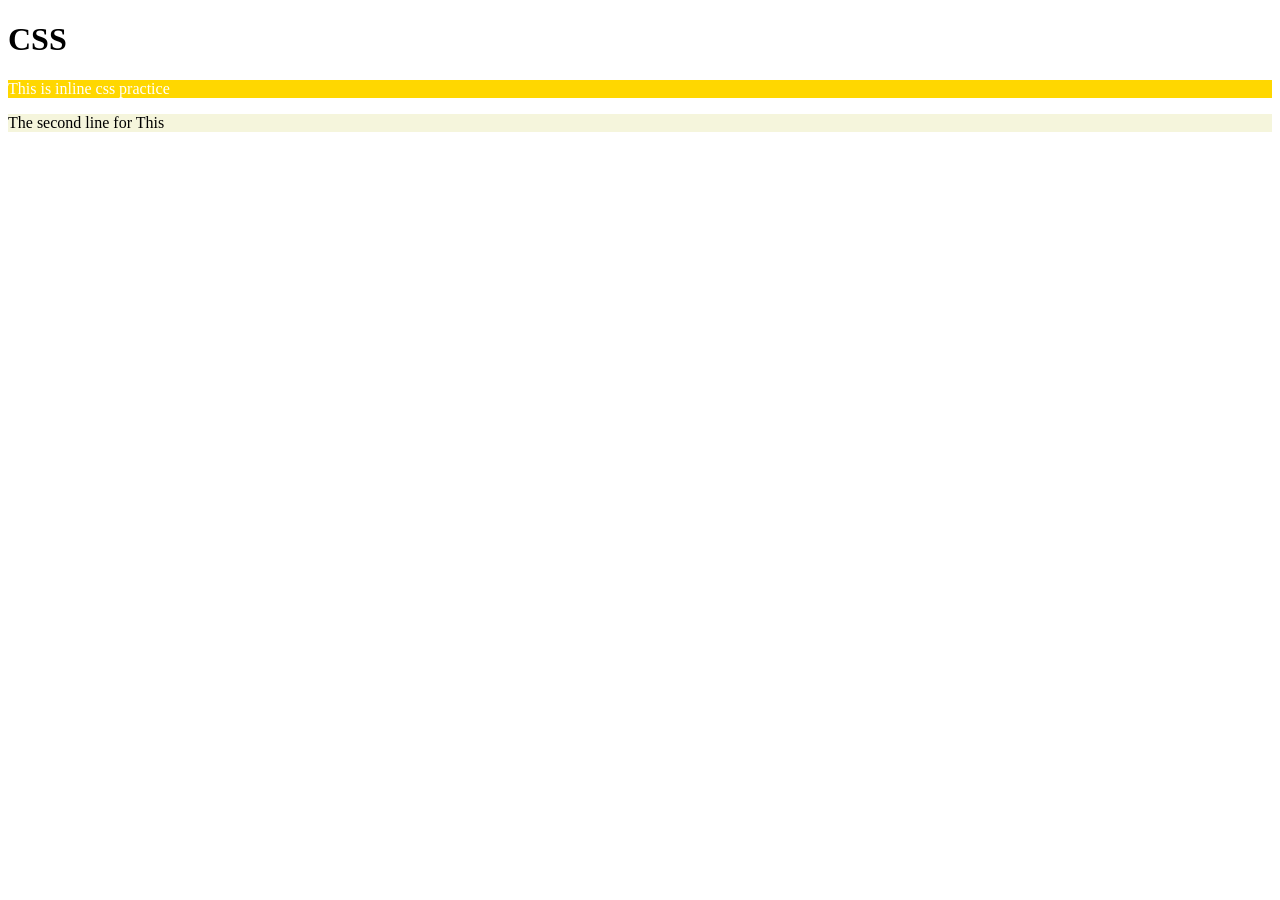
<file: inline.html>
<!DOCTYPE html>
<html>
    <head>
        <title>Learn CSS</title>
    </head>
    <body style="background-color: #FFFFFF;"><!--inline csss-->


    <h1 style="color: #000000;">CSS</h1>
    <p style="background-color: gold; color: #FFFFFF;">This is inline css practice</p><!--inline csss-->
    <p style="background-color: beige; color: #000000;">The second line for This</p><!--inline csss-->


    </body>
</html>
</file>
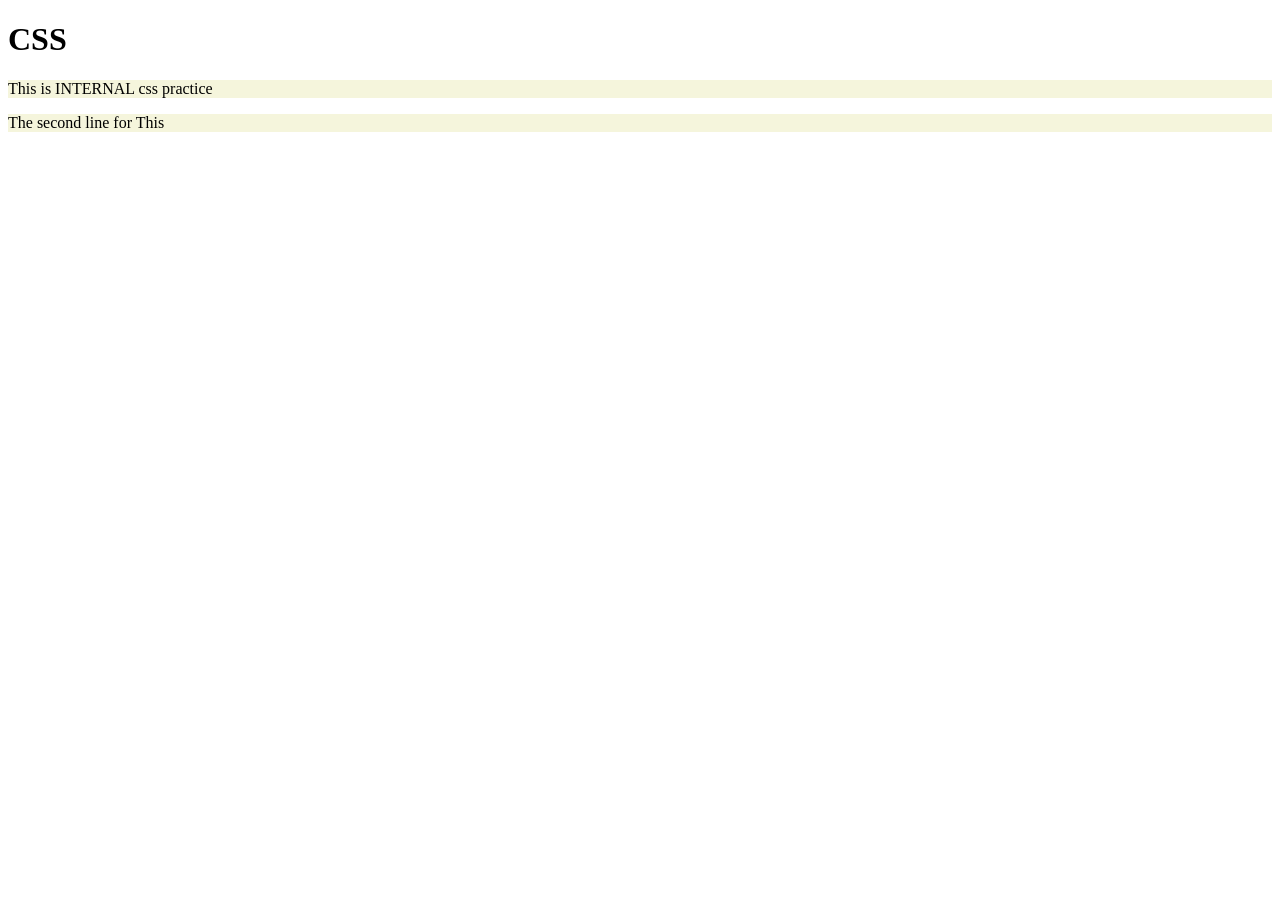
<file: internal.html>
<!DOCTYPE html>
<html>
    <head>
        <title>Learn CSS</title>
        <!--Internal csss-->
        <style>
            body{
                background-color: #FFFFFF;
                color: #000000;
                
            }
            h1{
                color: #000000;
                background-color: #FFFFFF;
            }
            p{
                background-color: beige;
                color: #000000;
            }
        </style>
    </head>
    <body>


    <h1>CSS</h1>
    <p>This is INTERNAL css practice</p>
    <p>The second line for This</p>


    </body>
</html>
</file>
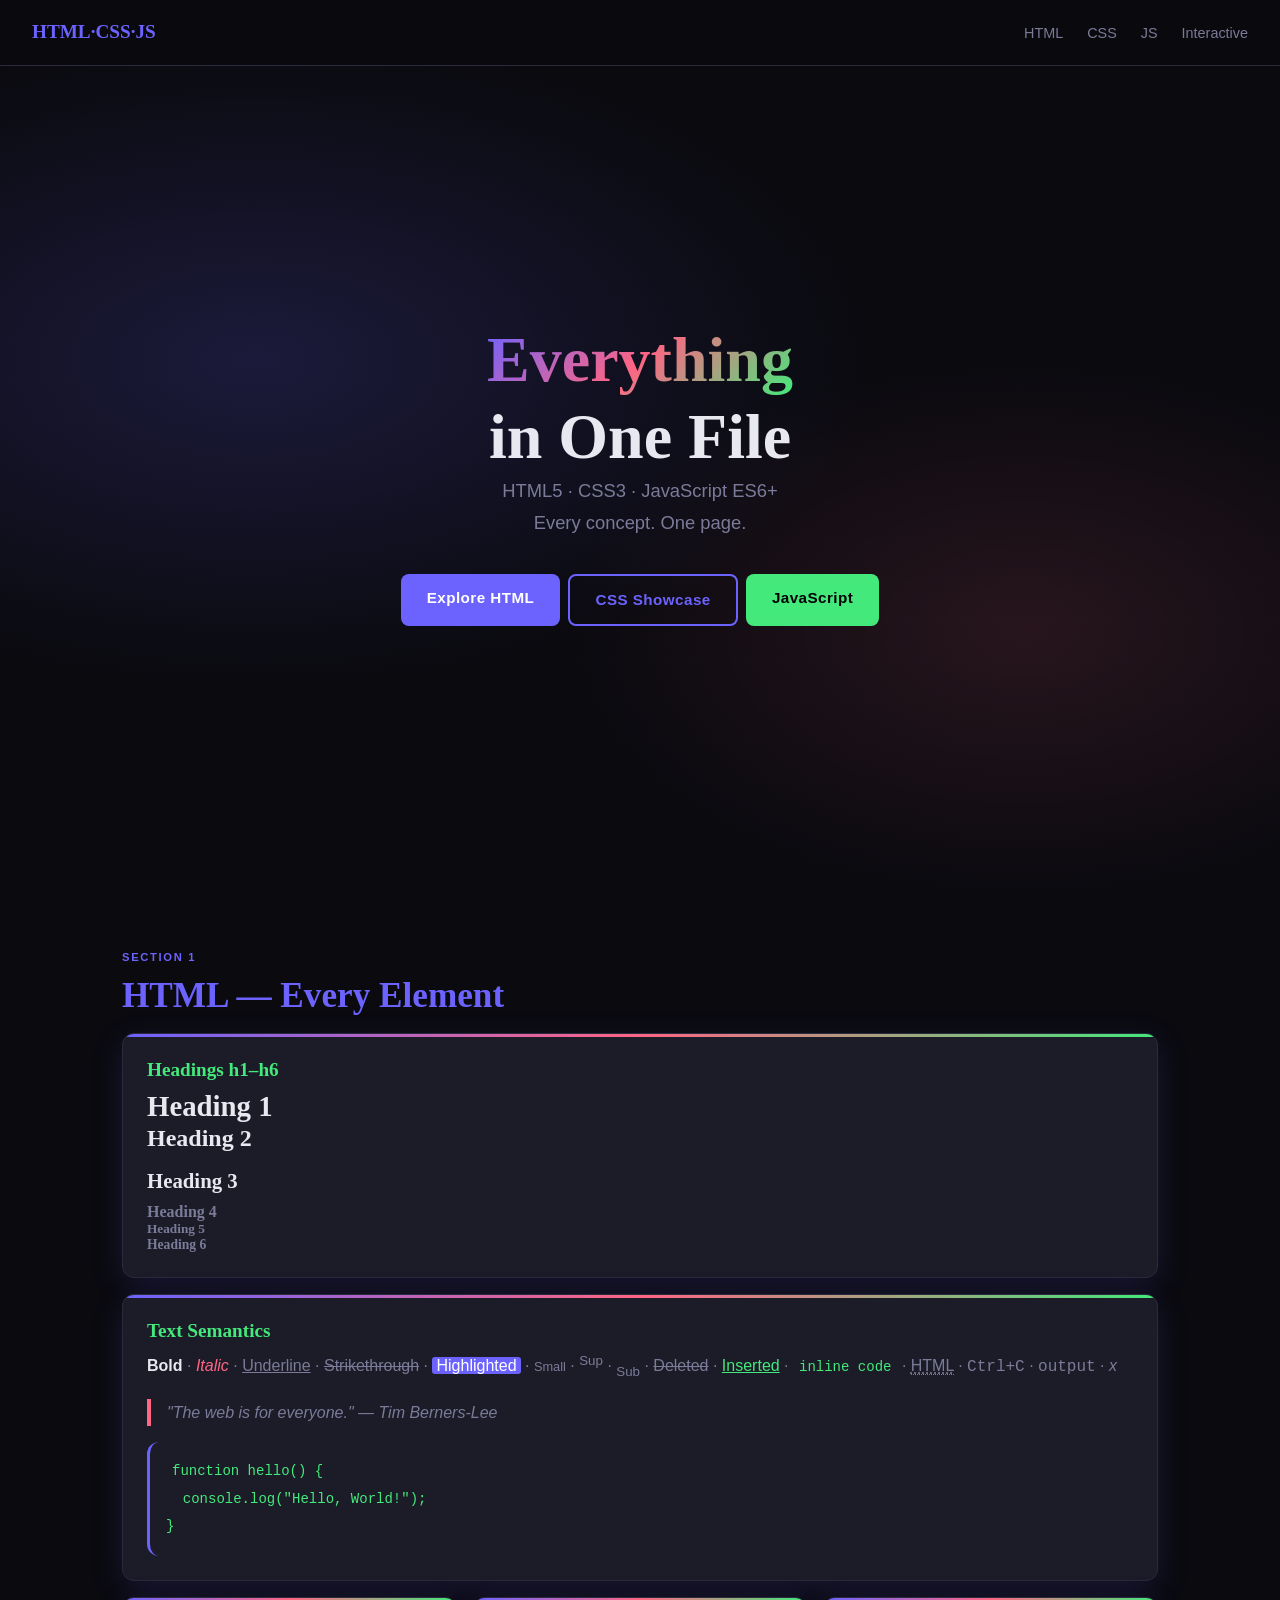
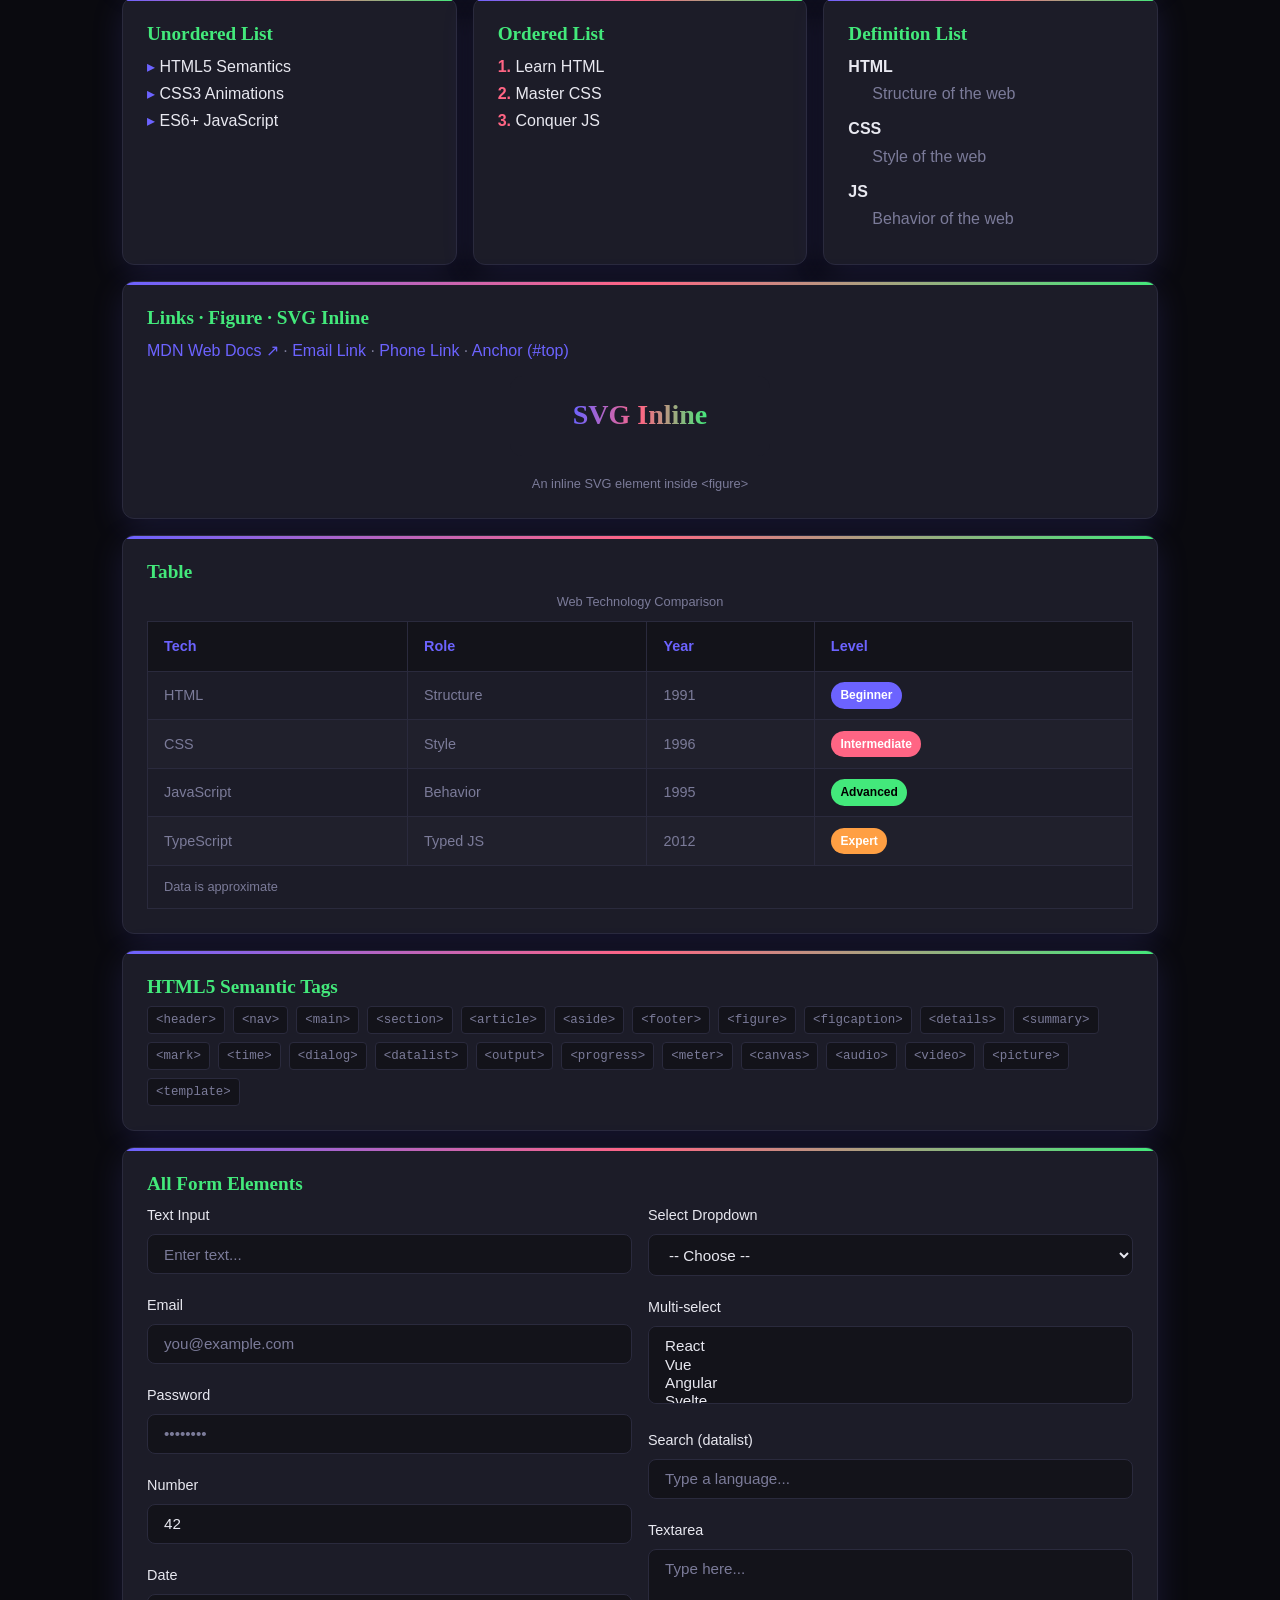
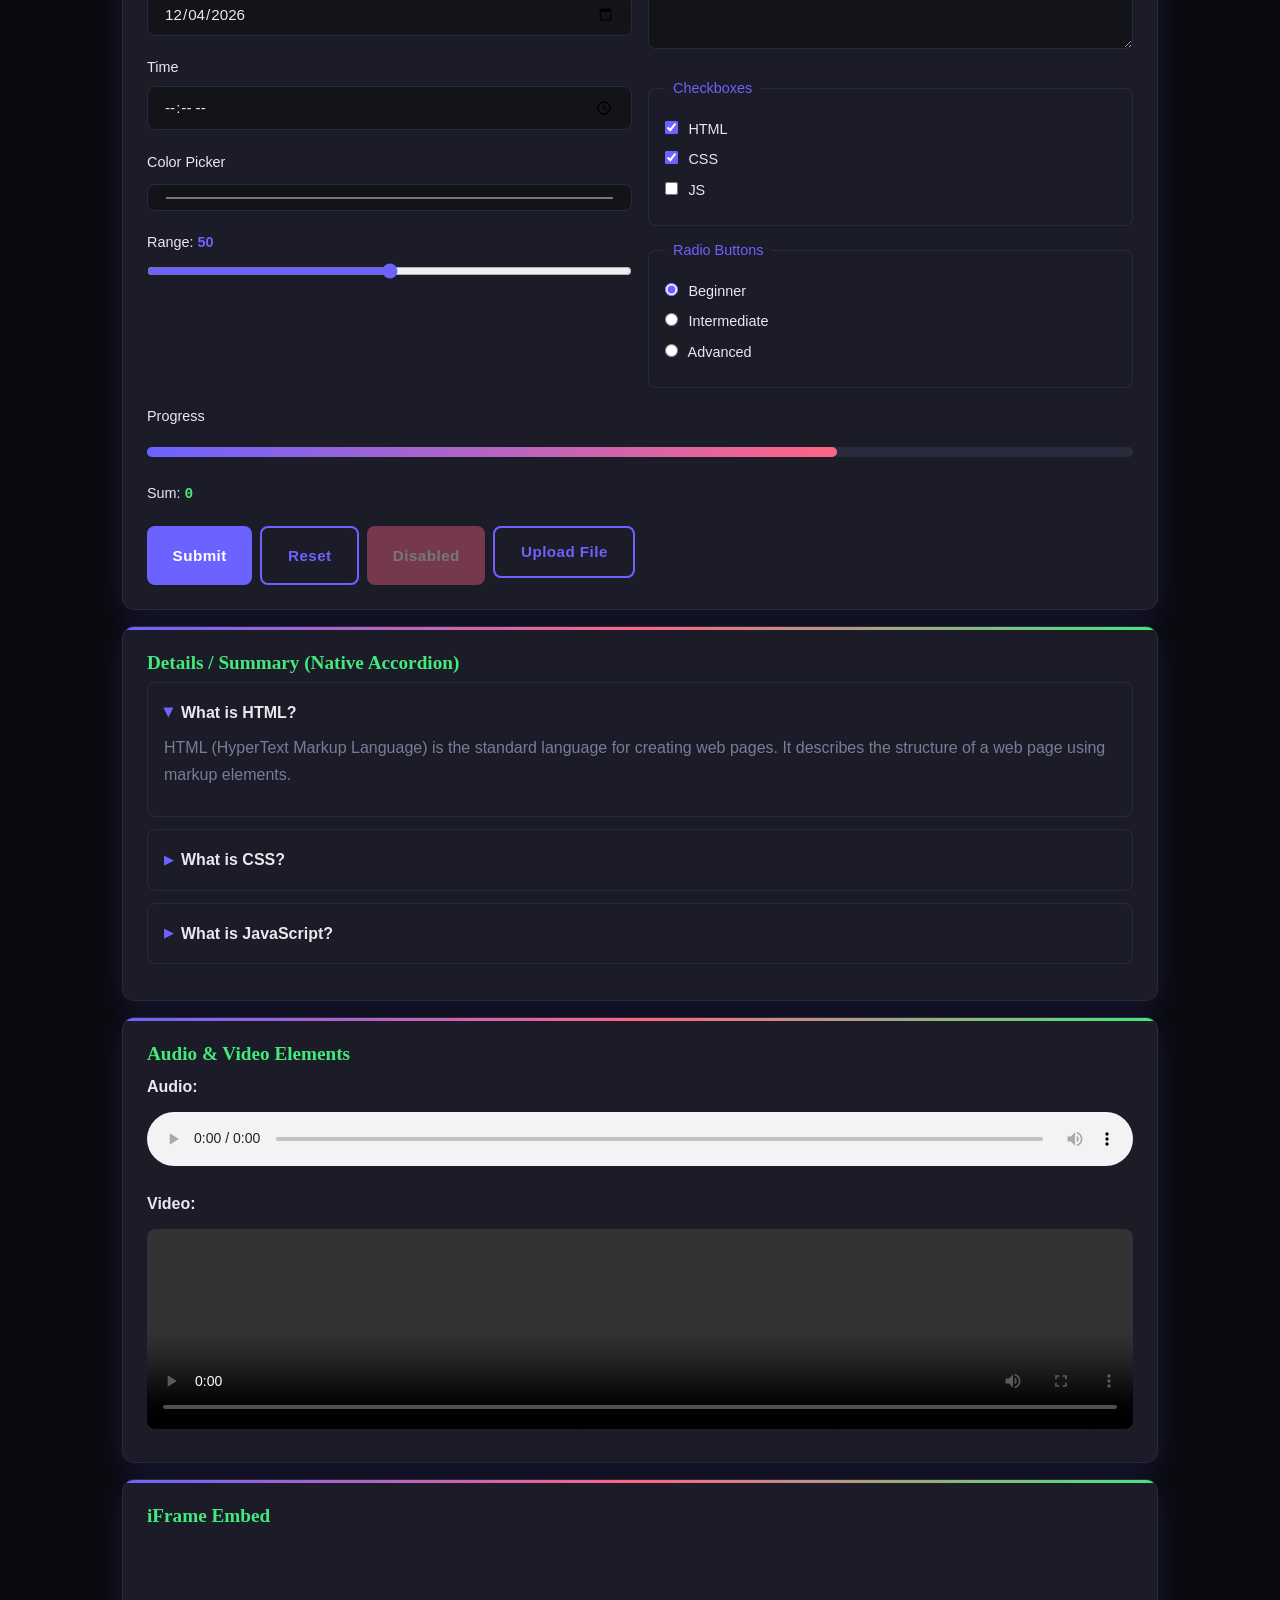
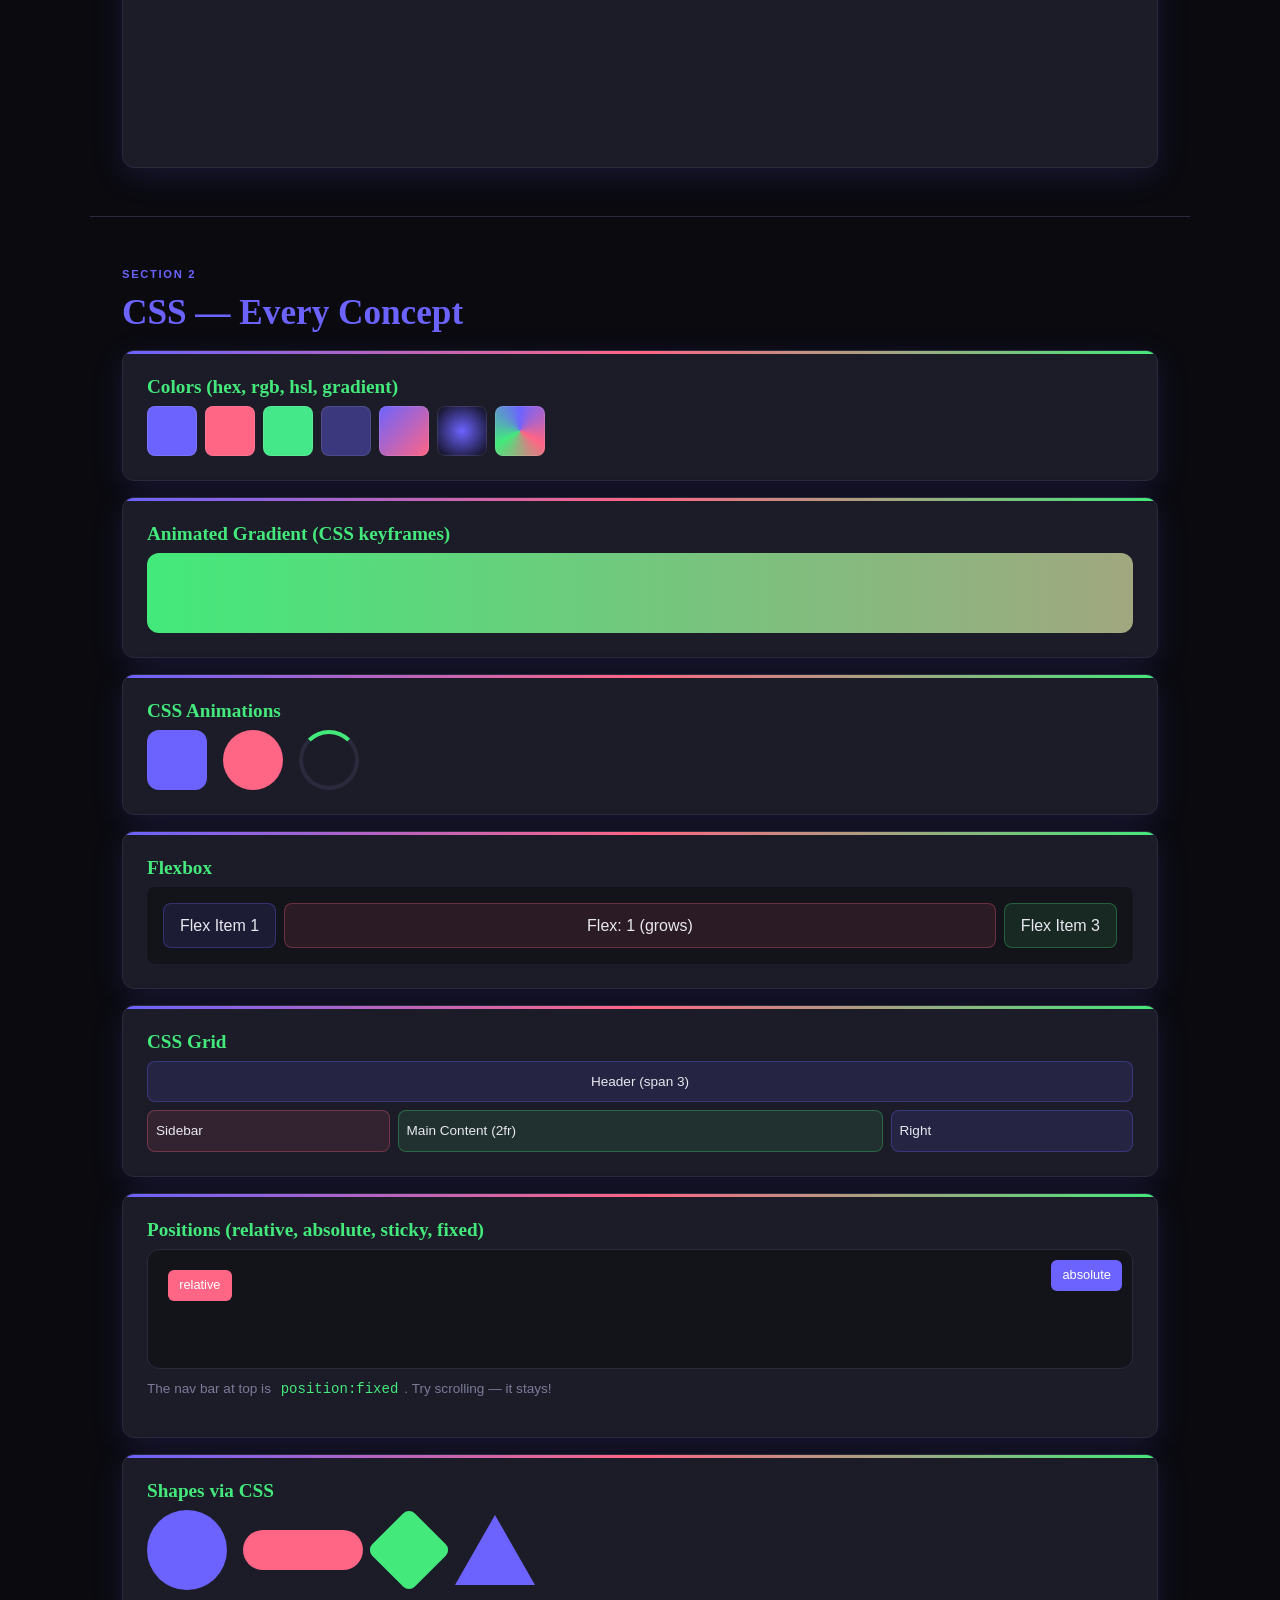
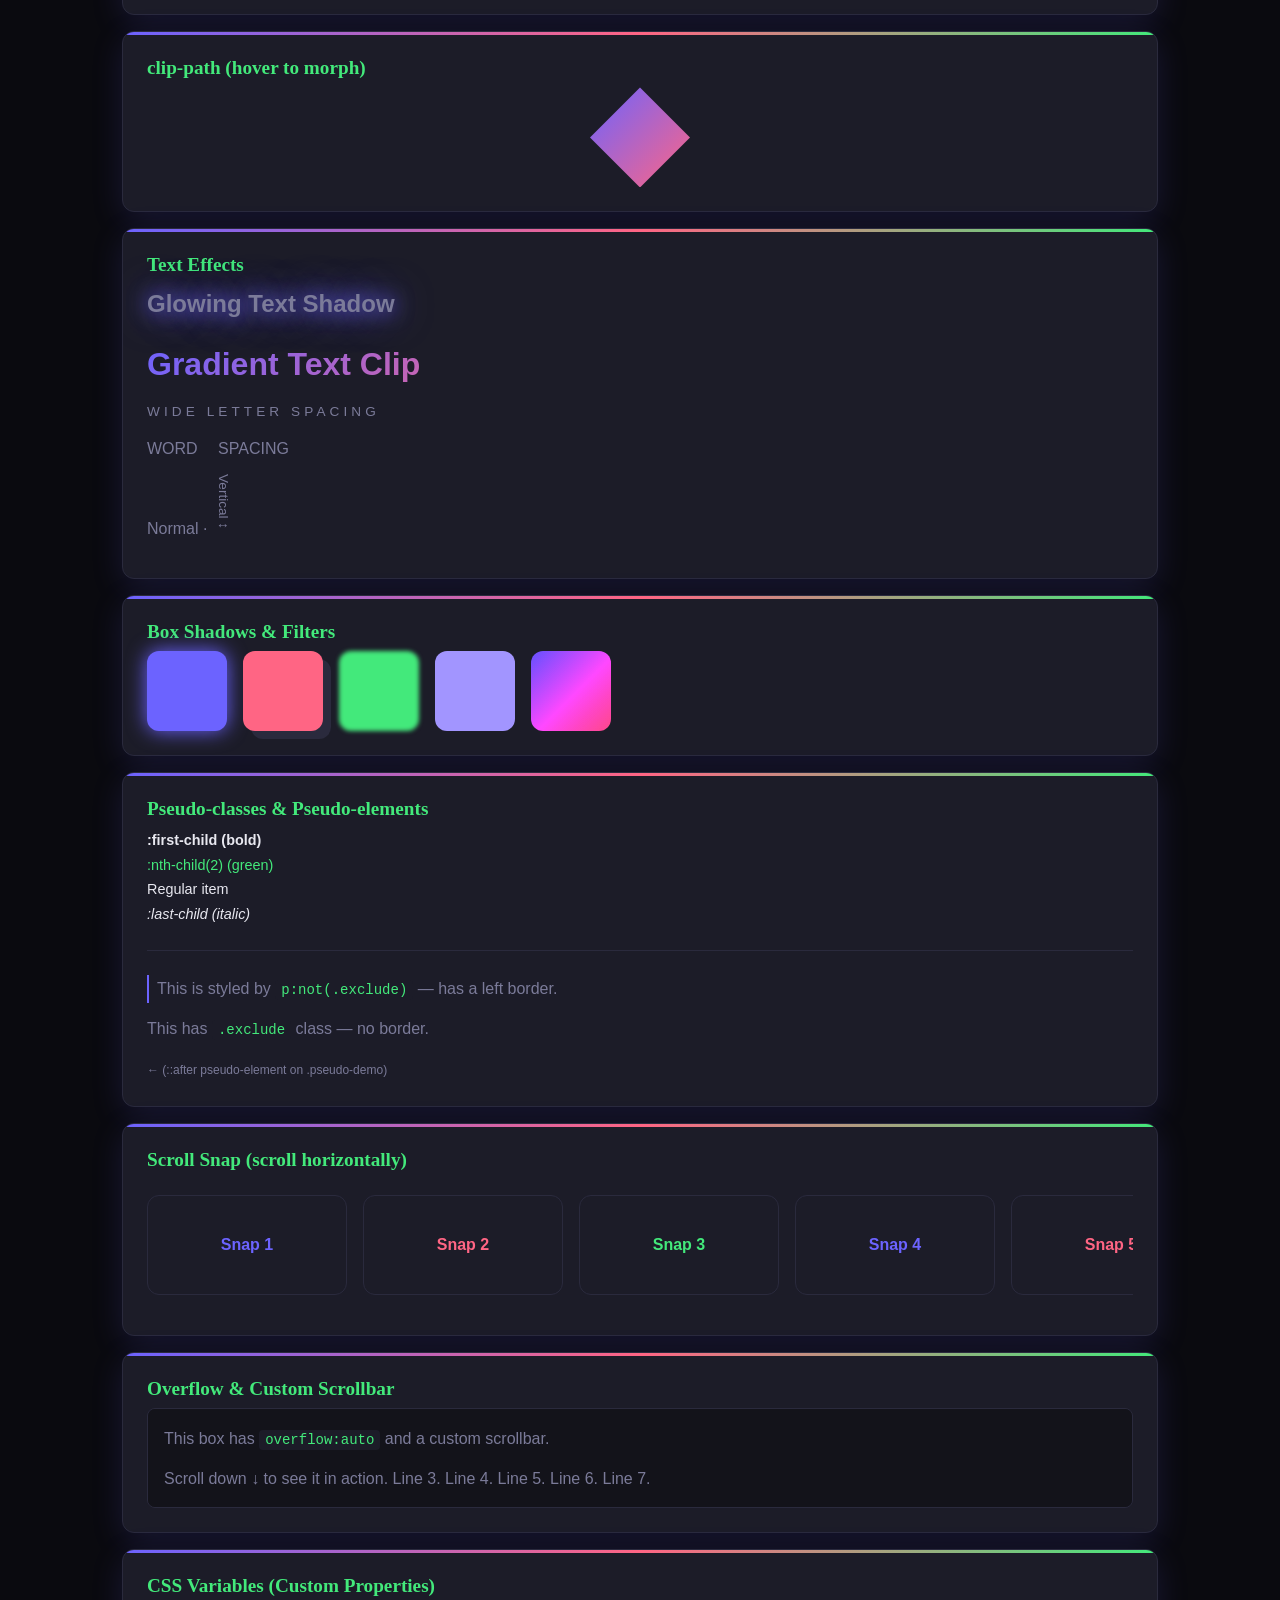
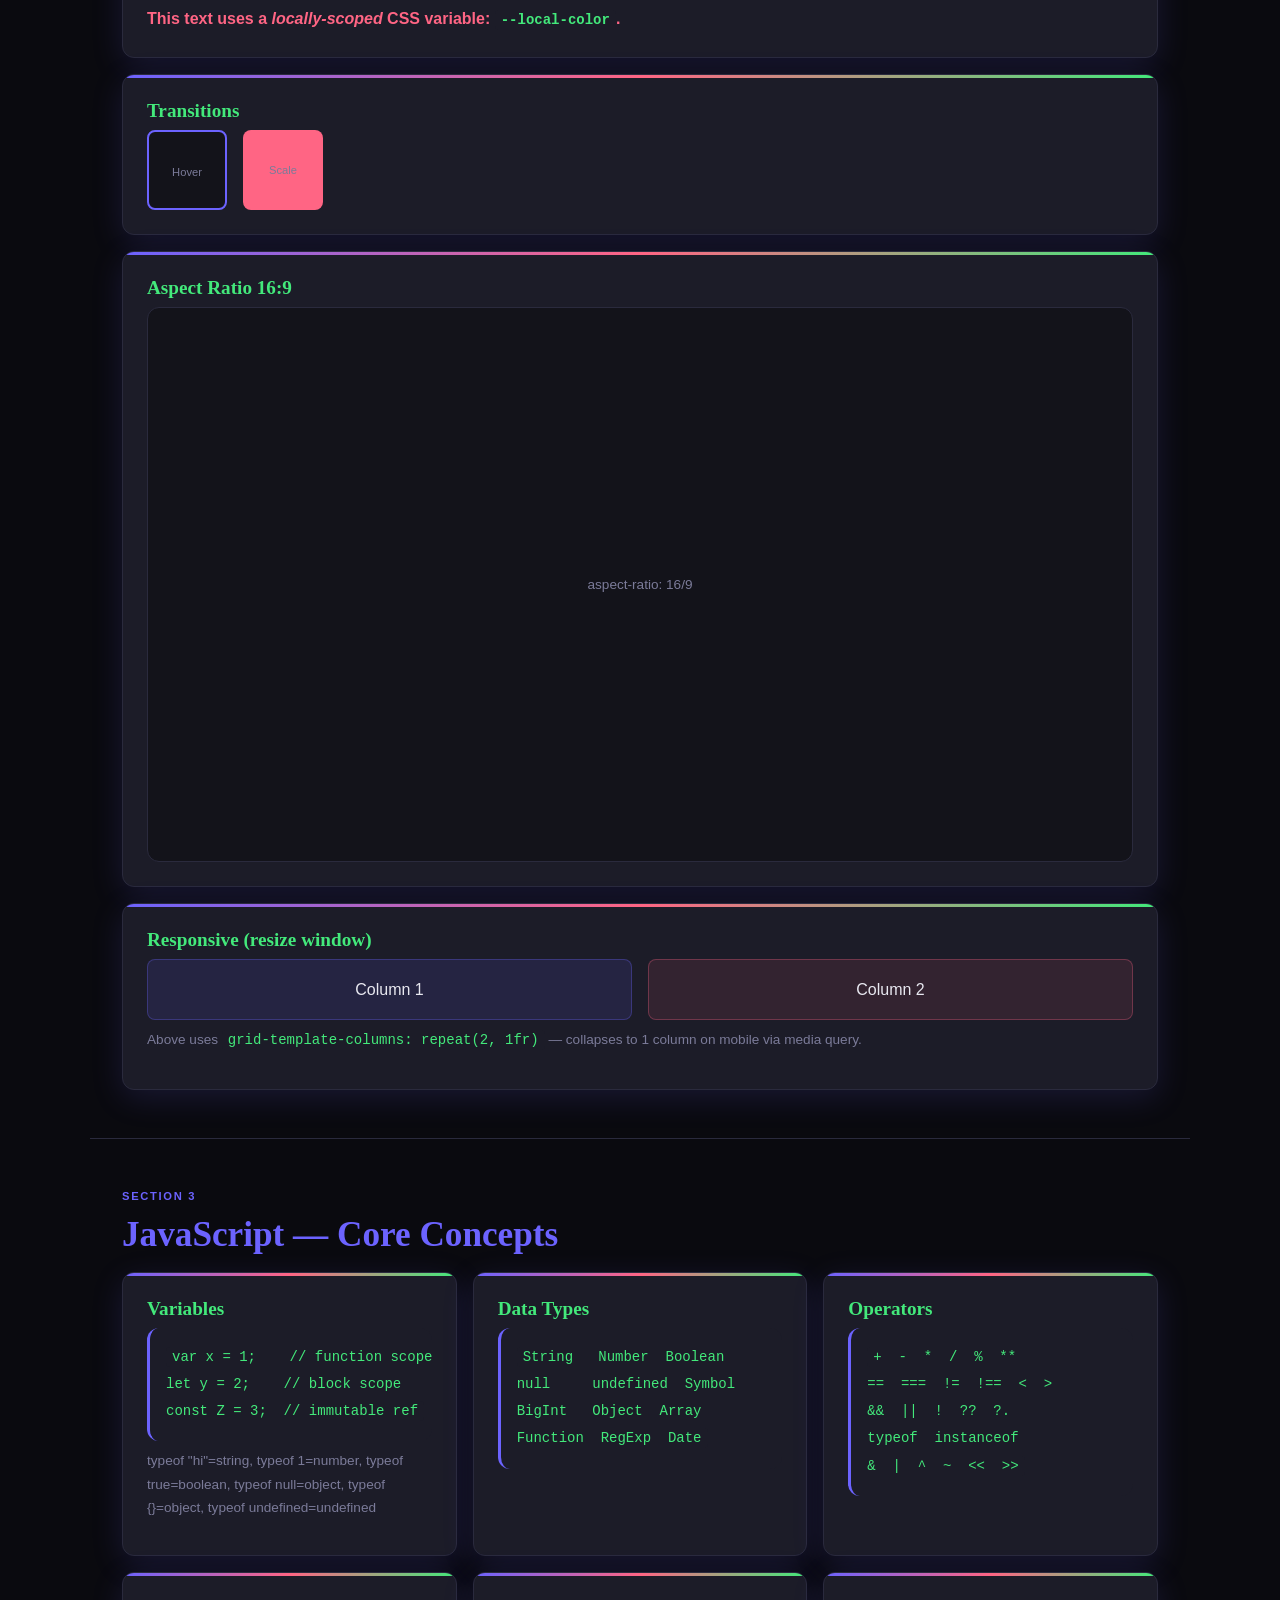
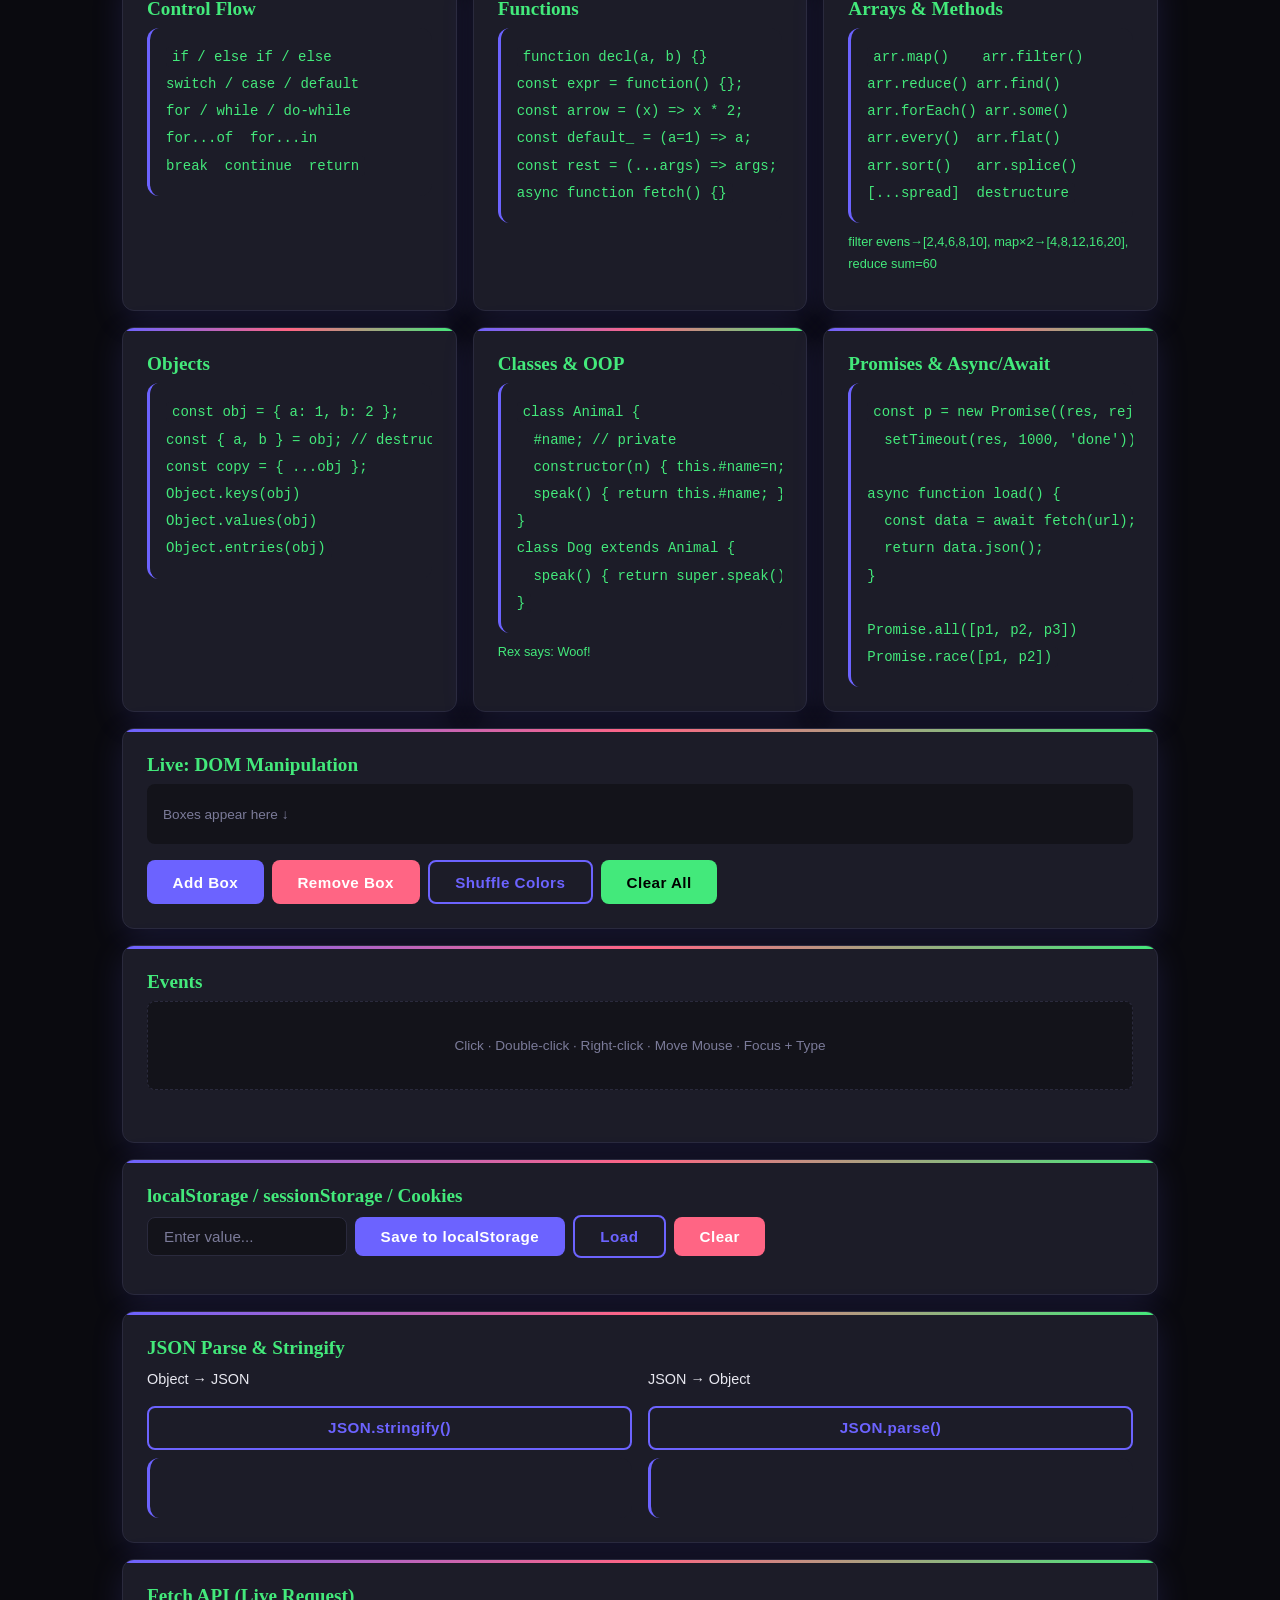
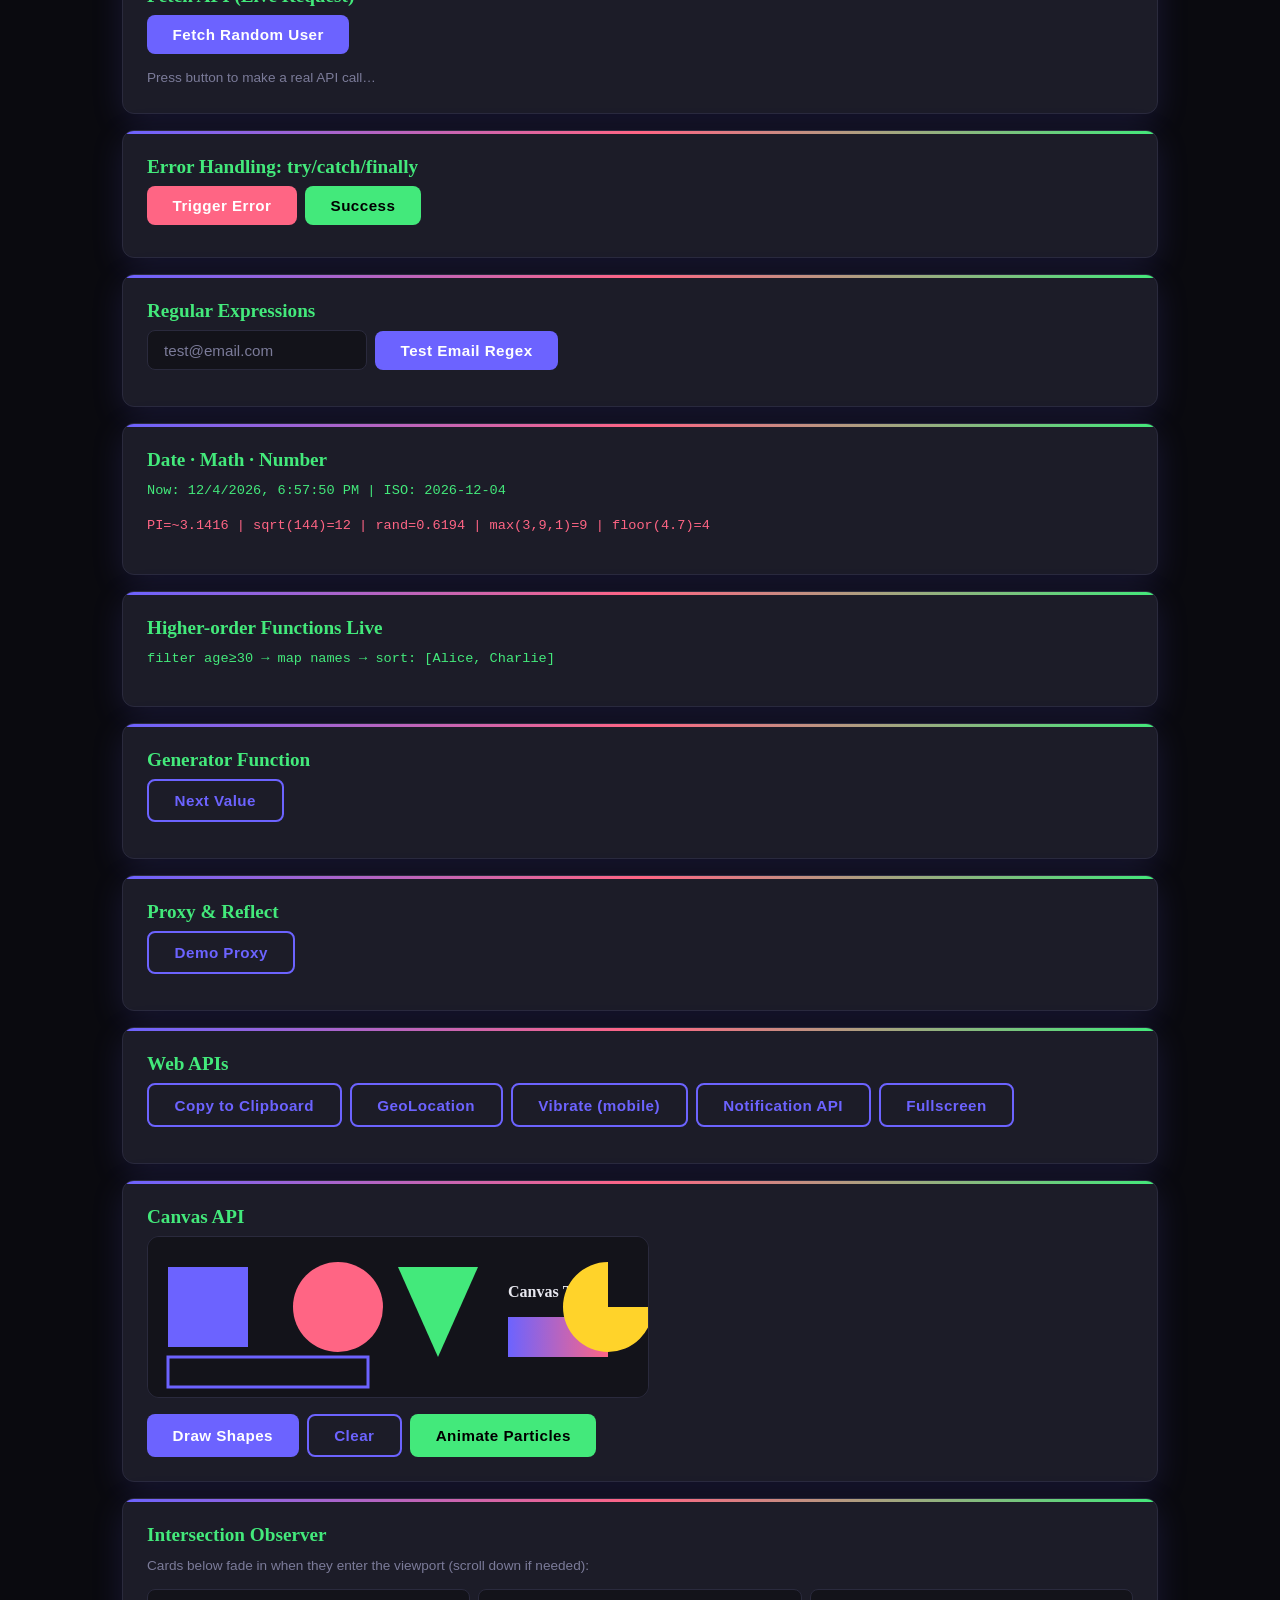
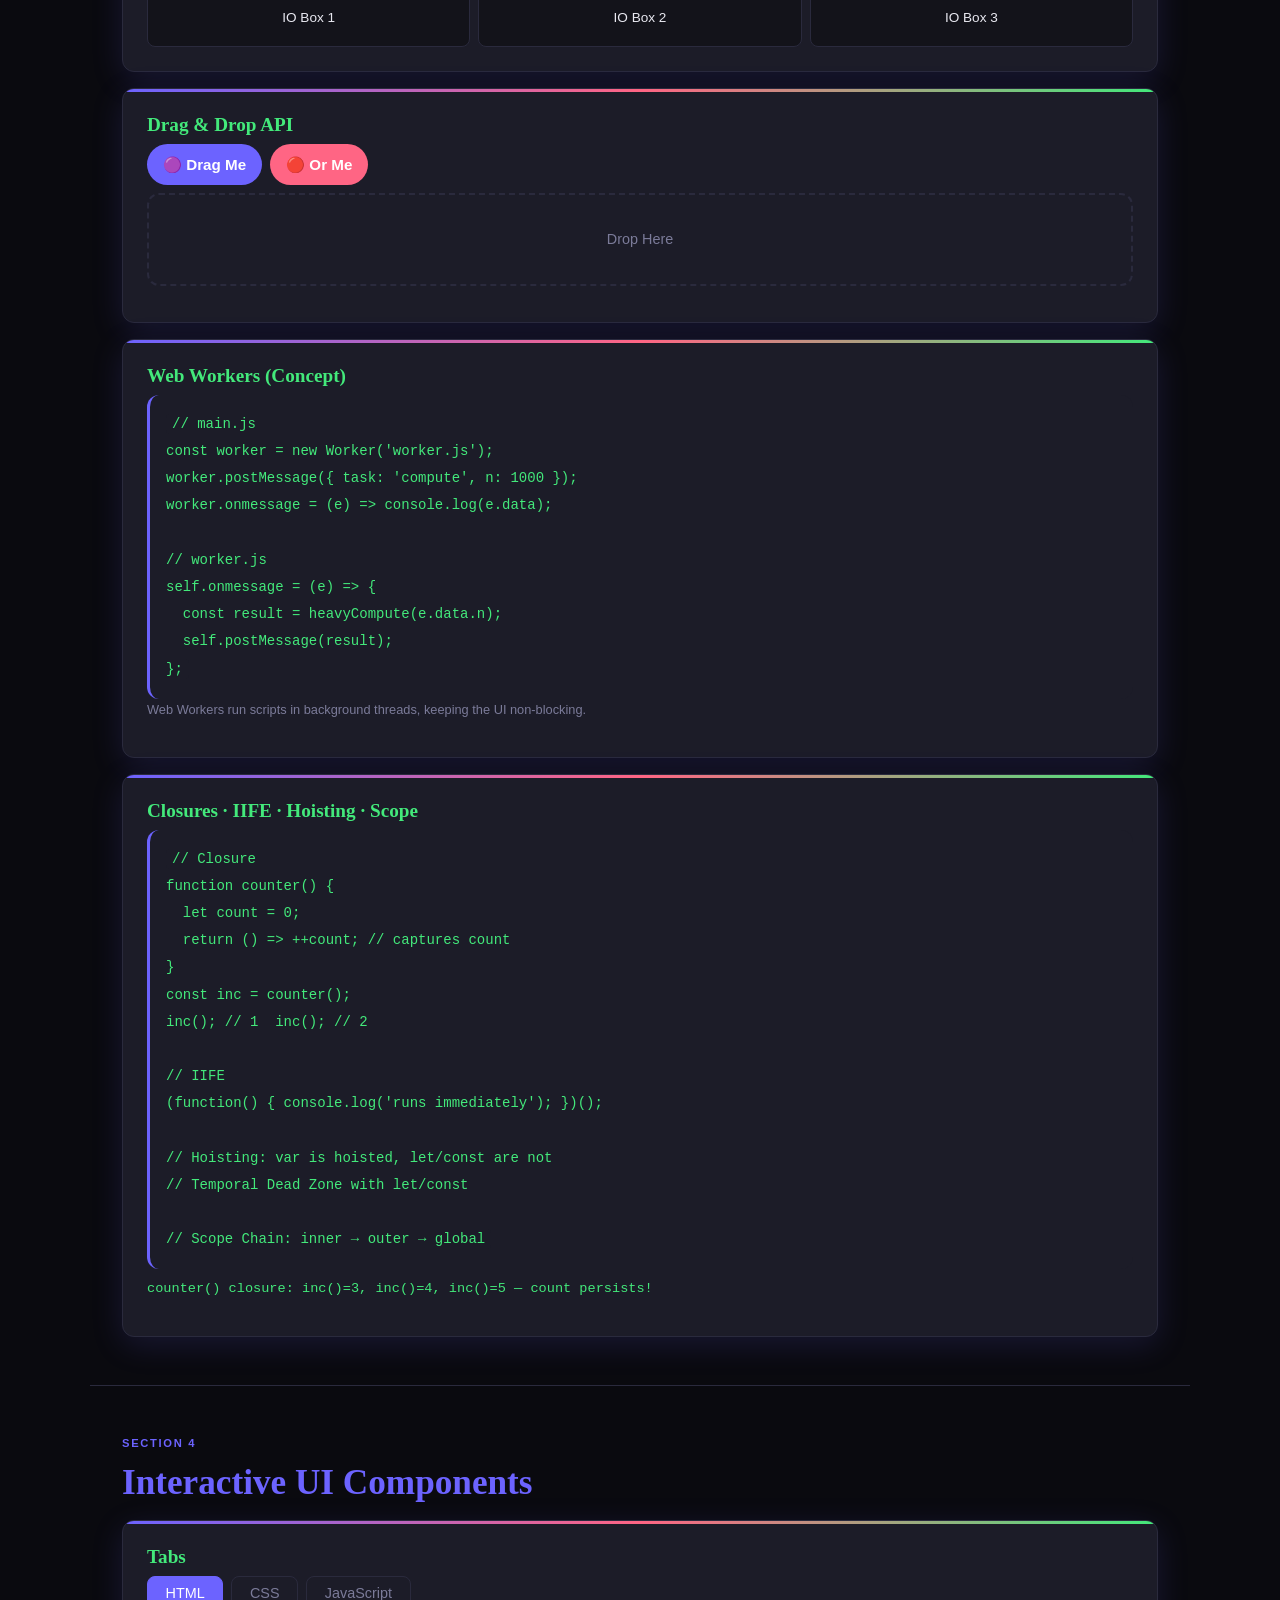
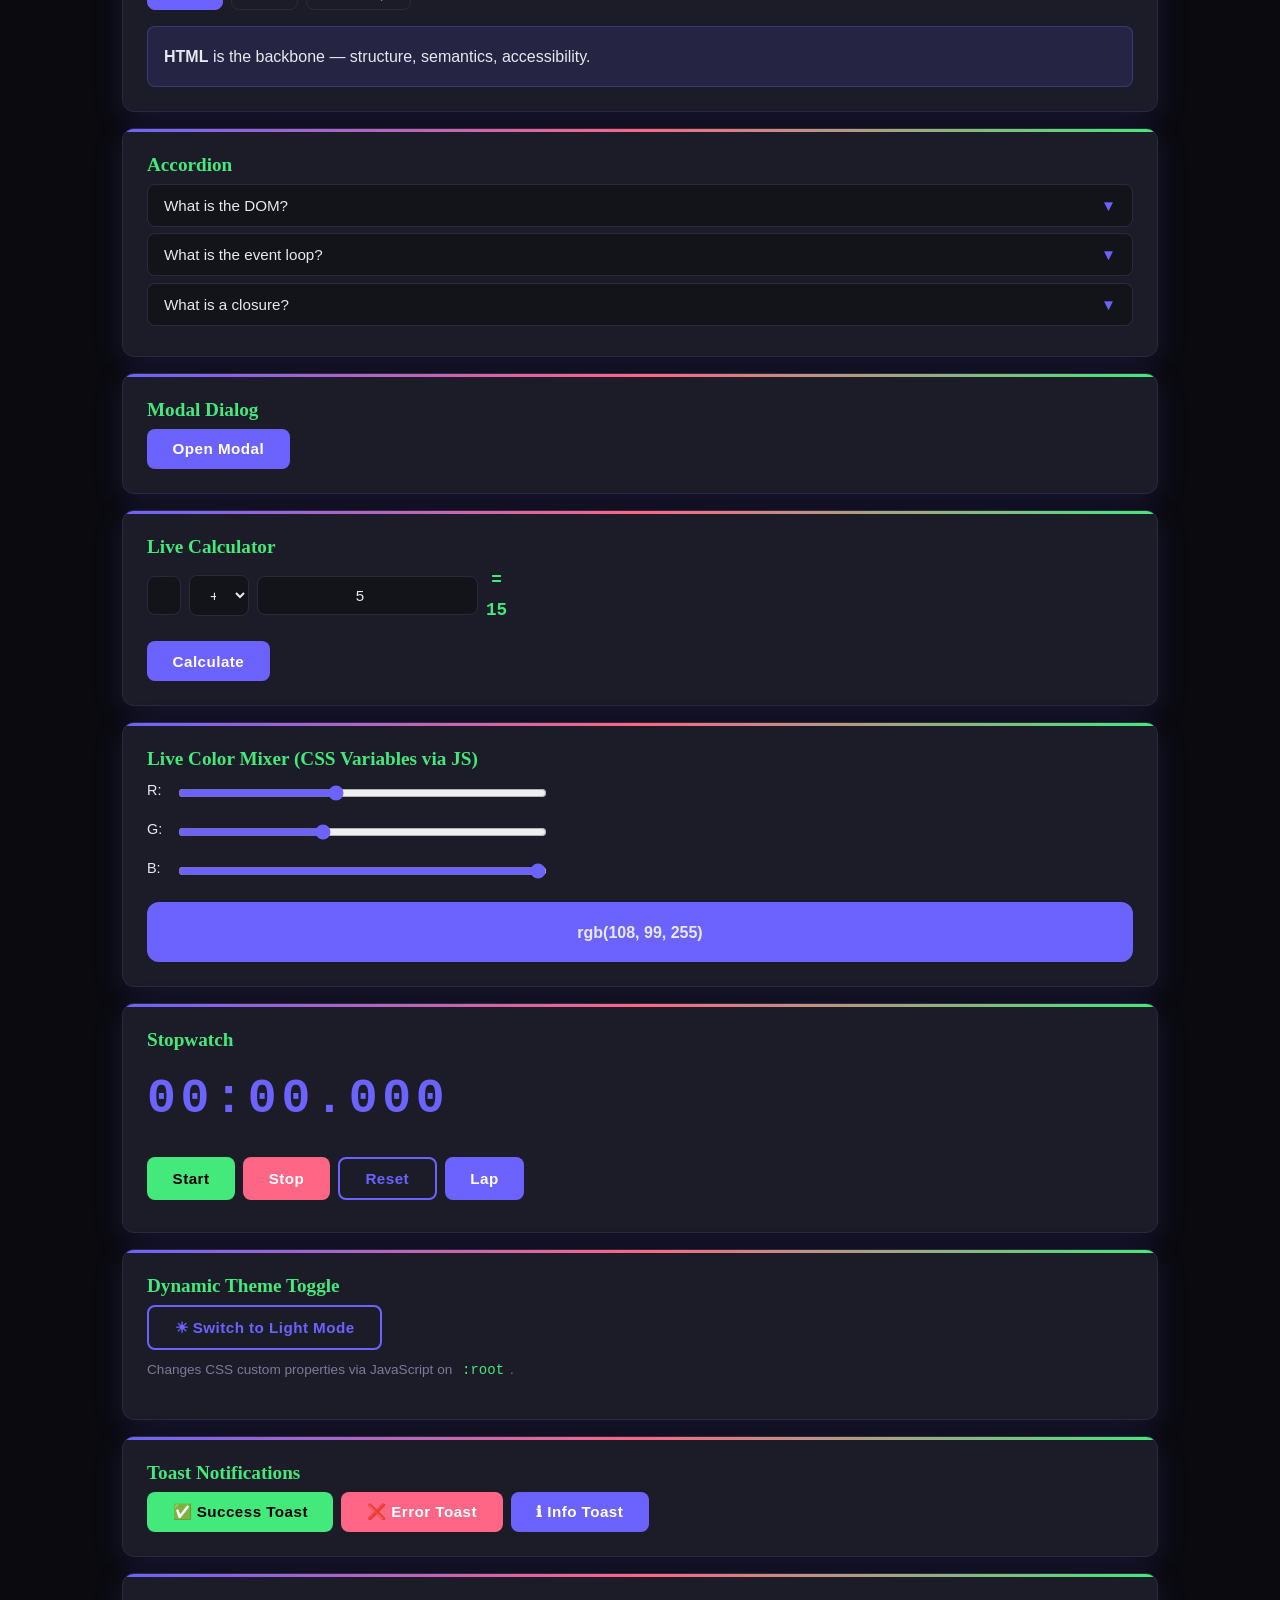
<file: ONE_EXAMPLE.html>
<!DOCTYPE html>
<html lang="en">
<head>
  <meta charset="UTF-8" />
  <meta name="viewport" content="width=device-width, initial-scale=1.0"/>
  <title>HTML + CSS + JS — Everything</title>

  <style>
    /* =============================================
       CSS EVERYTHING SHOWCASE
       ============================================= */

    /* 1. CSS Variables (Custom Properties) */
    :root {
      --bg: #0a0a0f;
      --surface: #13131a;
      --card: #1c1c28;
      --border: #2a2a3d;
      --accent: #6c63ff;
      --accent2: #ff6584;
      --accent3: #43e97b;
      --text: #e8e8f0;
      --muted: #7b7b99;
      --font-display: 'Georgia', serif;
      --font-mono: 'Courier New', monospace;
      --radius: 12px;
      --shadow: 0 8px 32px rgba(108,99,255,0.15);
    }

    /* 2. CSS Reset */
    *, *::before, *::after { box-sizing: border-box; margin: 0; padding: 0; }

    /* 3. Base Styles */
    html { scroll-behavior: smooth; font-size: 16px; }

    body {
      background: var(--bg);
      color: var(--text);
      font-family: 'Trebuchet MS', sans-serif;
      line-height: 1.7;
      min-height: 100vh;
      overflow-x: hidden;
    }

    /* 4. Typography — headings, paragraphs, inline */
    h1, h2, h3, h4, h5, h6 { font-family: var(--font-display); line-height: 1.2; }
    h1 { font-size: clamp(2rem, 5vw, 4rem); }
    h2 { font-size: clamp(1.4rem, 3vw, 2.2rem); color: var(--accent); margin-bottom: 1rem; }
    h3 { font-size: 1.2rem; color: var(--accent3); margin-bottom: .5rem; }
    p  { margin-bottom: .75rem; color: var(--muted); }
    strong { color: var(--text); }
    em { color: var(--accent2); font-style: italic; }
    small { font-size: .8rem; }
    mark { background: var(--accent); color: #fff; padding: 0 4px; border-radius: 3px; }
    del { color: var(--muted); text-decoration: line-through; }
    ins { color: var(--accent3); text-decoration: underline; }
    abbr { border-bottom: 1px dotted var(--muted); cursor: help; }
    code { font-family: var(--font-mono); background: var(--card); padding: 2px 6px; border-radius: 4px; font-size: .875rem; color: var(--accent3); }
    pre  { font-family: var(--font-mono); background: var(--card); padding: 1rem; border-radius: var(--radius); overflow-x: auto; border-left: 3px solid var(--accent); }
    blockquote { border-left: 4px solid var(--accent2); padding-left: 1rem; margin: 1rem 0; font-style: italic; color: var(--muted); }
    a  { color: var(--accent); text-decoration: none; transition: color .2s; }
    a:hover { color: var(--accent2); text-decoration: underline; }
    hr { border: none; border-top: 1px solid var(--border); margin: 1.5rem 0; }

    /* 5. Layout — Flexbox */
    .flex { display: flex; }
    .flex-col { flex-direction: column; }
    .flex-wrap { flex-wrap: wrap; }
    .gap-1 { gap: .5rem; }
    .gap-2 { gap: 1rem; }
    .align-center { align-items: center; }
    .justify-between { justify-content: space-between; }

    /* 6. Layout — Grid */
    .grid-2 { display: grid; grid-template-columns: repeat(2, 1fr); gap: 1rem; }
    .grid-3 { display: grid; grid-template-columns: repeat(auto-fit, minmax(260px, 1fr)); gap: 1rem; }

    /* 7. Box Model */
    .section {
      padding: 3rem 2rem;
      max-width: 1100px;
      margin: 0 auto;
      border-bottom: 1px solid var(--border);
    }

    /* 8. Card Component */
    .card {
      background: var(--card);
      border: 1px solid var(--border);
      border-radius: var(--radius);
      padding: 1.5rem;
      box-shadow: var(--shadow);
      transition: transform .3s ease, box-shadow .3s ease;
      position: relative;
      overflow: hidden;
    }
    .card:hover { transform: translateY(-4px); box-shadow: 0 16px 40px rgba(108,99,255,0.25); }
    .card::before {
      content: '';
      position: absolute;
      top: 0; left: 0; right: 0;
      height: 3px;
      background: linear-gradient(90deg, var(--accent), var(--accent2), var(--accent3));
    }

    /* 9. Backgrounds & Gradients */
    .hero {
      min-height: 100vh;
      display: flex;
      flex-direction: column;
      align-items: center;
      justify-content: center;
      text-align: center;
      padding: 2rem;
      background:
        radial-gradient(ellipse 80% 60% at 20% 40%, rgba(108,99,255,.18) 0%, transparent 60%),
        radial-gradient(ellipse 60% 50% at 80% 70%, rgba(255,101,132,.12) 0%, transparent 60%),
        var(--bg);
      position: relative;
    }

    /* 10. Pseudo-elements */
    .hero::after {
      content: '';
      position: absolute;
      inset: 0;
      background: repeating-linear-gradient(
        0deg, transparent, transparent 39px,
        rgba(255,255,255,.02) 40px
      );
      pointer-events: none;
    }

    .hero-title { position: relative; z-index: 1; }
    .hero-title span {
      background: linear-gradient(135deg, var(--accent), var(--accent2), var(--accent3));
      -webkit-background-clip: text;
      -webkit-text-fill-color: transparent;
      background-clip: text;
    }

    .hero p { font-size: 1.15rem; max-width: 600px; position: relative; z-index: 1; }

    /* 11. Buttons */
    .btn {
      display: inline-block;
      padding: .7rem 1.6rem;
      border-radius: 8px;
      font-size: .95rem;
      font-weight: 600;
      cursor: pointer;
      border: none;
      transition: all .2s;
      letter-spacing: .03em;
    }
    .btn-primary { background: var(--accent); color: #fff; }
    .btn-primary:hover { background: #8b83ff; transform: scale(1.04); }
    .btn-outline { background: transparent; border: 2px solid var(--accent); color: var(--accent); }
    .btn-outline:hover { background: var(--accent); color: #fff; }
    .btn-danger { background: var(--accent2); color: #fff; }
    .btn-success { background: var(--accent3); color: #000; }
    .btn:active { transform: scale(.97); }
    .btn:disabled { opacity: .4; cursor: not-allowed; }

    /* 12. Animations & Keyframes */
    @keyframes fadeIn {
      from { opacity: 0; transform: translateY(20px); }
      to   { opacity: 1; transform: translateY(0); }
    }
    @keyframes pulse {
      0%, 100% { transform: scale(1); }
      50%       { transform: scale(1.06); }
    }
    @keyframes spin {
      to { transform: rotate(360deg); }
    }
    @keyframes slideIn {
      from { transform: translateX(-40px); opacity: 0; }
      to   { transform: translateX(0); opacity: 1; }
    }
    @keyframes bounce {
      0%, 100% { transform: translateY(0); }
      50%       { transform: translateY(-12px); }
    }
    @keyframes colorShift {
      0%   { background-position: 0% 50%; }
      50%  { background-position: 100% 50%; }
      100% { background-position: 0% 50%; }
    }

    .anim-fade    { animation: fadeIn .8s ease forwards; }
    .anim-pulse   { animation: pulse 2s ease-in-out infinite; }
    .anim-spin    { animation: spin 1.5s linear infinite; }
    .anim-bounce  { animation: bounce 1s ease-in-out infinite; }
    .anim-slide   { animation: slideIn .6s ease forwards; }

    .gradient-box {
      background: linear-gradient(270deg, var(--accent), var(--accent2), var(--accent3));
      background-size: 400% 400%;
      animation: colorShift 4s ease infinite;
      height: 80px;
      border-radius: var(--radius);
    }

    /* 13. Transitions */
    .transition-all { transition: all .3s ease; }

    /* 14. Transforms */
    .transform-demo:hover {
      transform: rotate(5deg) scale(1.05);
    }

    /* 15. Forms */
    .form-group { margin-bottom: 1.2rem; }
    label { display: block; margin-bottom: .4rem; font-size: .9rem; color: var(--text); }
    input, select, textarea {
      width: 100%;
      padding: .65rem 1rem;
      background: var(--surface);
      border: 1px solid var(--border);
      border-radius: 8px;
      color: var(--text);
      font-size: .95rem;
      font-family: inherit;
      transition: border-color .2s, box-shadow .2s;
      outline: none;
    }
    input:focus, select:focus, textarea:focus {
      border-color: var(--accent);
      box-shadow: 0 0 0 3px rgba(108,99,255,.2);
    }
    input[type="range"] { padding: 0; cursor: pointer; accent-color: var(--accent); }
    input[type="checkbox"], input[type="radio"] { width: auto; margin-right: .4rem; accent-color: var(--accent); }
    textarea { min-height: 100px; resize: vertical; }
    input::placeholder, textarea::placeholder { color: var(--muted); }
    fieldset { border: 1px solid var(--border); border-radius: 8px; padding: 1rem; }
    legend  { padding: 0 .5rem; color: var(--accent); font-size: .9rem; }

    /* 16. Tables */
    table { width: 100%; border-collapse: collapse; font-size: .9rem; }
    th { background: var(--surface); color: var(--accent); text-align: left; padding: .75rem 1rem; border: 1px solid var(--border); }
    td { padding: .65rem 1rem; border: 1px solid var(--border); color: var(--muted); }
    tr:nth-child(even) td { background: rgba(255,255,255,.02); }
    tr:hover td { background: rgba(108,99,255,.07); color: var(--text); transition: background .2s; }

    /* 17. Lists */
    ul.styled { list-style: none; }
    ul.styled li::before { content: '▸ '; color: var(--accent); }
    ol.styled { counter-reset: my-counter; list-style: none; }
    ol.styled li { counter-increment: my-counter; }
    ol.styled li::before { content: counter(my-counter) '. '; color: var(--accent2); font-weight: bold; }
    dl dt { font-weight: bold; color: var(--text); }
    dl dd { margin-left: 1.5rem; color: var(--muted); margin-bottom: .5rem; }

    /* 18. Media / Images */
    img { max-width: 100%; border-radius: var(--radius); display: block; }
    figure { text-align: center; }
    figcaption { font-size: .8rem; color: var(--muted); margin-top: .5rem; }

    /* 19. Pseudo-classes */
    .pseudo-demo a:visited { color: var(--accent2); }
    .pseudo-demo li:first-child { font-weight: bold; }
    .pseudo-demo li:last-child { font-style: italic; }
    .pseudo-demo li:nth-child(2) { color: var(--accent3); }
    .pseudo-demo p:not(.exclude) { border-left: 2px solid var(--accent); padding-left: .5rem; }

    /* 20. Position */
    .pos-demo {
      position: relative;
      height: 120px;
      background: var(--surface);
      border-radius: var(--radius);
      border: 1px solid var(--border);
    }
    .pos-demo .abs { position: absolute; top: 10px; right: 10px; background: var(--accent); color: #fff; padding: .3rem .7rem; border-radius: 6px; font-size: .8rem; }
    .pos-demo .rel { position: relative; top: 20px; left: 20px; background: var(--accent2); color: #fff; padding: .3rem .7rem; border-radius: 6px; display: inline-block; font-size: .8rem; }

    /* 21. Z-index & Overflow */
    .overflow-demo { overflow: auto; max-height: 100px; background: var(--surface); border-radius: 8px; padding: 1rem; border: 1px solid var(--border); }

    /* 22. Visibility & Display */
    .hidden-vis { visibility: hidden; }
    .hidden-disp { display: none; }

    /* 23. Filters & Opacity */
    .filter-demo img { filter: grayscale(100%); transition: filter .4s; }
    .filter-demo img:hover { filter: grayscale(0%); }
    .opacity-demo { opacity: .4; transition: opacity .3s; }
    .opacity-demo:hover { opacity: 1; }

    /* 24. Cursor */
    .cursor-pointer { cursor: pointer; }
    .cursor-cross   { cursor: crosshair; }

    /* 25. Scroll Snap */
    .snap-container { display: flex; overflow-x: auto; scroll-snap-type: x mandatory; gap: 1rem; padding: 1rem 0; }
    .snap-item { min-width: 200px; height: 100px; scroll-snap-align: start; background: var(--card); border: 1px solid var(--border); border-radius: var(--radius); display: flex; align-items: center; justify-content: center; font-weight: bold; color: var(--accent); flex-shrink: 0; }

    /* 26. CSS Counter */
    .counter-list { counter-reset: section; list-style: none; }
    .counter-list li::before { counter-increment: section; content: 'Step ' counter(section) ': '; color: var(--accent3); font-weight: bold; }

    /* 27. Clip-path */
    .clip-demo {
      width: 100px; height: 100px;
      background: linear-gradient(135deg, var(--accent), var(--accent2));
      clip-path: polygon(50% 0%, 100% 50%, 50% 100%, 0% 50%);
      margin: auto;
      transition: clip-path .4s;
    }
    .clip-demo:hover { clip-path: circle(50%); }

    /* 28. Aspect Ratio & Object Fit */
    .aspect-box { aspect-ratio: 16/9; background: var(--surface); border-radius: var(--radius); display: flex; align-items: center; justify-content: center; color: var(--muted); font-size: .85rem; border: 1px solid var(--border); }

    /* 29. Media Queries */
    @media (max-width: 768px) {
      .grid-2 { grid-template-columns: 1fr; }
      h1 { font-size: 2rem; }
    }
    @media (prefers-color-scheme: light) { /* would apply on light OS */ }
    @media print { body { background: white; color: black; } }

    /* 30. CSS Shapes (border-radius extremes) */
    .shape-circle  { width: 80px; height: 80px; background: var(--accent); border-radius: 50%; }
    .shape-pill    { width: 120px; height: 40px; background: var(--accent2); border-radius: 999px; }
    .shape-diamond { width: 60px; height: 60px; background: var(--accent3); transform: rotate(45deg); border-radius: 8px; }

    /* 31. Text Effects */
    .text-shadow  { text-shadow: 0 0 20px var(--accent), 0 0 40px var(--accent); }
    .text-clip {
      background: linear-gradient(135deg, var(--accent), var(--accent2), var(--accent3));
      -webkit-background-clip: text; background-clip: text;
      -webkit-text-fill-color: transparent;
      font-size: 2rem; font-weight: 900;
    }
    .letter-spacing { letter-spacing: .3em; text-transform: uppercase; font-size: .85rem; color: var(--muted); }

    /* 32. Scrollbar Styling */
    ::-webkit-scrollbar { width: 6px; height: 6px; }
    ::-webkit-scrollbar-track { background: var(--bg); }
    ::-webkit-scrollbar-thumb { background: var(--accent); border-radius: 3px; }

    /* 33. Selection */
    ::selection { background: var(--accent); color: #fff; }

    /* 34. Focus Visible */
    button:focus-visible, input:focus-visible { outline: 2px solid var(--accent); outline-offset: 3px; }

    /* 35. Navbar */
    nav {
      position: fixed;
      top: 0; left: 0; right: 0;
      background: rgba(10,10,15,.85);
      backdrop-filter: blur(12px);
      -webkit-backdrop-filter: blur(12px);
      border-bottom: 1px solid var(--border);
      z-index: 1000;
      padding: 1rem 2rem;
      display: flex;
      align-items: center;
      justify-content: space-between;
    }
    nav .logo { font-family: var(--font-display); font-size: 1.2rem; color: var(--accent); font-weight: bold; }
    nav .nav-links { display: flex; gap: 1.5rem; list-style: none; }
    nav .nav-links a { font-size: .9rem; color: var(--muted); transition: color .2s; }
    nav .nav-links a:hover { color: var(--accent); }

    /* 36. Progress & Meter */
    progress { width: 100%; height: 10px; border-radius: 999px; border: none; appearance: none; background: var(--border); }
    progress::-webkit-progress-bar { background: var(--border); border-radius: 999px; }
    progress::-webkit-progress-value { background: linear-gradient(90deg, var(--accent), var(--accent2)); border-radius: 999px; }
    meter { width: 100%; height: 10px; }

    /* 37. Details / Summary */
    details { background: var(--card); border: 1px solid var(--border); border-radius: 8px; padding: 1rem; margin-bottom: .75rem; }
    summary { cursor: pointer; font-weight: bold; color: var(--text); list-style: none; display: flex; align-items: center; gap: .5rem; }
    summary::before { content: '▶'; color: var(--accent); font-size: .75rem; transition: transform .2s; }
    details[open] summary::before { transform: rotate(90deg); }

    /* 38. Tag / Badge */
    .badge { display: inline-block; padding: .2rem .6rem; border-radius: 999px; font-size: .75rem; font-weight: 700; background: var(--accent); color: #fff; }
    .badge-green { background: var(--accent3); color: #000; }
    .badge-red   { background: var(--accent2); color: #fff; }

    /* 39. Tooltip (CSS only) */
    .tooltip-wrap { position: relative; display: inline-block; }
    .tooltip-wrap .tip {
      visibility: hidden; opacity: 0;
      background: var(--surface); color: var(--text);
      border: 1px solid var(--border);
      padding: .4rem .8rem; border-radius: 6px;
      font-size: .8rem; white-space: nowrap;
      position: absolute; bottom: calc(100% + 8px); left: 50%; transform: translateX(-50%);
      transition: opacity .2s;
      pointer-events: none;
    }
    .tooltip-wrap:hover .tip { visibility: visible; opacity: 1; }

    /* 40. Dark overlay modal backdrop */
    .modal-backdrop {
      display: none;
      position: fixed; inset: 0;
      background: rgba(0,0,0,.7);
      backdrop-filter: blur(4px);
      z-index: 2000;
      align-items: center;
      justify-content: center;
    }
    .modal-backdrop.open { display: flex; animation: fadeIn .3s ease; }
    .modal {
      background: var(--card);
      border: 1px solid var(--border);
      border-radius: var(--radius);
      padding: 2rem;
      max-width: 480px;
      width: 90%;
      box-shadow: 0 20px 60px rgba(0,0,0,.5);
    }

    /* 41. Tab UI */
    .tab-btns { display: flex; gap: .5rem; flex-wrap: wrap; margin-bottom: 1rem; }
    .tab-btn { padding: .5rem 1.1rem; border-radius: 8px; border: 1px solid var(--border); background: transparent; color: var(--muted); cursor: pointer; font-size: .9rem; transition: all .2s; }
    .tab-btn.active { background: var(--accent); border-color: var(--accent); color: #fff; }
    .tab-panel { display: none; animation: fadeIn .3s ease; }
    .tab-panel.active { display: block; }

    /* 42. Accordion */
    .accordion-btn {
      width: 100%; background: var(--surface); border: 1px solid var(--border);
      color: var(--text); padding: .75rem 1rem; border-radius: 8px;
      text-align: left; cursor: pointer; font-size: .95rem;
      display: flex; justify-content: space-between; align-items: center;
      transition: background .2s;
      margin-bottom: .4rem;
    }
    .accordion-btn:hover { background: var(--card); }
    .accordion-btn .icon { transition: transform .3s; color: var(--accent); }
    .accordion-btn.open .icon { transform: rotate(180deg); }
    .accordion-content { max-height: 0; overflow: hidden; transition: max-height .4s ease; }
    .accordion-content.open { max-height: 300px; }
    .accordion-content-inner { padding: 1rem; color: var(--muted); font-size: .9rem; }

    /* 43. Range Slider output */
    #rangeVal { color: var(--accent); font-weight: bold; }

    /* 44. Canvas */
    canvas { border-radius: var(--radius); border: 1px solid var(--border); display: block; }

    /* 45. Output element */
    output { color: var(--accent3); font-weight: bold; font-family: var(--font-mono); }

    /* 46. Drag indicator */
    .draggable { cursor: grab; user-select: none; }
    .draggable:active { cursor: grabbing; }
    .drop-zone {
      border: 2px dashed var(--border); border-radius: var(--radius);
      padding: 2rem; text-align: center; color: var(--muted); font-size: .9rem;
      transition: border-color .2s, background .2s;
    }
    .drop-zone.over { border-color: var(--accent); background: rgba(108,99,255,.06); }

    /* 47. Skeleton Loader */
    .skeleton {
      background: linear-gradient(90deg, var(--surface) 25%, var(--card) 50%, var(--surface) 75%);
      background-size: 200% 100%;
      animation: skeleton-shimmer 1.4s infinite;
      border-radius: 6px;
    }
    @keyframes skeleton-shimmer { to { background-position: -200% 0; } }
    .skeleton-line { height: 14px; margin-bottom: .6rem; }
    .skeleton-line.w60 { width: 60%; }
    .skeleton-line.w80 { width: 80%; }
    .skeleton-line.w40 { width: 40%; }

    /* 48. Step indicator */
    .steps { display: flex; gap: 0; counter-reset: step; }
    .step { flex: 1; text-align: center; font-size: .75rem; color: var(--muted); position: relative; }
    .step::before {
      counter-increment: step;
      content: counter(step);
      display: block; width: 32px; height: 32px;
      background: var(--surface); border: 2px solid var(--border);
      border-radius: 50%; margin: 0 auto .4rem;
      line-height: 28px; font-weight: bold; color: var(--muted);
    }
    .step.done::before { background: var(--accent); border-color: var(--accent); color: #fff; }
    .step::after {
      content: '';
      position: absolute; top: 16px; left: calc(50% + 16px);
      width: calc(100% - 32px); height: 2px;
      background: var(--border);
    }
    .step:last-child::after { display: none; }
    .step.done::after { background: var(--accent); }

    /* 49. Toast Notification */
    #toast-container { position: fixed; bottom: 2rem; right: 2rem; z-index: 9999; display: flex; flex-direction: column; gap: .5rem; }
    .toast {
      background: var(--card); border: 1px solid var(--border);
      color: var(--text); padding: .75rem 1.25rem; border-radius: 10px;
      font-size: .9rem; box-shadow: 0 6px 20px rgba(0,0,0,.4);
      animation: slideIn .3s ease;
      max-width: 300px;
    }
    .toast.success { border-left: 4px solid var(--accent3); }
    .toast.error   { border-left: 4px solid var(--accent2); }
    .toast.info    { border-left: 4px solid var(--accent); }

    /* 50. Footer */
    footer {
      text-align: center; padding: 2rem;
      color: var(--muted); font-size: .85rem;
      border-top: 1px solid var(--border);
    }

    /* Utilities */
    .mt-1 { margin-top: .5rem; }
    .mt-2 { margin-top: 1rem; }
    .mt-3 { margin-top: 1.5rem; }
    .mb-1 { margin-bottom: .5rem; }
    .mb-2 { margin-bottom: 1rem; }
    .text-center { text-align: center; }
    .w-full { width: 100%; }
    .rounded { border-radius: var(--radius); }
    .overflow-hidden { overflow: hidden; }
    .pt-nav { padding-top: 5rem; }
    .tag { display: inline-block; background: var(--surface); border: 1px solid var(--border); border-radius: 4px; padding: .15rem .5rem; font-size: .78rem; color: var(--muted); font-family: var(--font-mono); }

    /* Section badge label */
    .sec-label {
      font-size: .7rem; letter-spacing: .15em; text-transform: uppercase;
      color: var(--accent); font-weight: 700; margin-bottom: .5rem;
      display: block;
    }

    /* Colored boxes */
    .box { border-radius: 8px; padding: 1rem; }
    .box-purple { background: rgba(108,99,255,.12); border: 1px solid rgba(108,99,255,.3); }
    .box-pink   { background: rgba(255,101,132,.10); border: 1px solid rgba(255,101,132,.3); }
    .box-green  { background: rgba(67,233,123,.10); border: 1px solid rgba(67,233,123,.3); }

    /* Color swatches */
    .swatch-row { display: flex; gap: .5rem; flex-wrap: wrap; }
    .swatch { width: 50px; height: 50px; border-radius: 8px; box-shadow: inset 0 0 0 1px rgba(255,255,255,.1); }
  </style>
</head>
<body>

<!-- ============ NAV ============ -->
<nav>
  <span class="logo">HTML·CSS·JS</span>
  <ul class="nav-links">
    <li><a href="#html-sec">HTML</a></li>
    <li><a href="#css-sec">CSS</a></li>
    <li><a href="#js-sec">JS</a></li>
    <li><a href="#interactive">Interactive</a></li>
  </ul>
</nav>

<!-- ============ HERO ============ -->
<div class="hero pt-nav">
  <h1 class="hero-title anim-fade"><span>Everything</span><br>in One File</h1>
  <p class="anim-fade" style="animation-delay:.2s">HTML5 · CSS3 · JavaScript ES6+<br>Every concept. One page.</p>
  <div class="flex gap-1 mt-3 anim-fade" style="animation-delay:.4s;justify-content:center;flex-wrap:wrap;">
    <a href="#html-sec" class="btn btn-primary">Explore HTML</a>
    <a href="#css-sec" class="btn btn-outline">CSS Showcase</a>
    <a href="#js-sec" class="btn btn-success">JavaScript</a>
  </div>
</div>

<!-- =========================================================
     SECTION 1: HTML ELEMENTS
     ========================================================= -->
<div class="section" id="html-sec">
  <span class="sec-label">Section 1</span>
  <h2>HTML — Every Element</h2>

  <!-- 1.1 Headings -->
  <div class="card mb-2">
    <h3>Headings h1–h6</h3>
    <h1 style="font-size:1.8rem">Heading 1</h1>
    <h2 style="color:var(--text);font-size:1.5rem">Heading 2</h2>
    <h3 style="color:var(--text);font-size:1.3rem">Heading 3</h3>
    <h4 style="color:var(--muted)">Heading 4</h4>
    <h5 style="color:var(--muted)">Heading 5</h5>
    <h6 style="color:var(--muted);font-size:.85rem">Heading 6</h6>
  </div>

  <!-- 1.2 Text Semantics -->
  <div class="card mb-2">
    <h3>Text Semantics</h3>
    <p>
      <strong>Bold</strong> · <em>Italic</em> · <u>Underline</u> · <s>Strikethrough</s> ·
      <mark>Highlighted</mark> · <small>Small</small> · <sup>Sup</sup> · <sub>Sub</sub> ·
      <del>Deleted</del> · <ins>Inserted</ins> · <code>inline code</code> ·
      <abbr title="HyperText Markup Language">HTML</abbr> ·
      <kbd>Ctrl+C</kbd> · <samp>output</samp> · <var>x</var>
    </p>
    <blockquote>"The web is for everyone." — Tim Berners-Lee</blockquote>
    <pre><code>function hello() {
  console.log("Hello, World!");
}</code></pre>
  </div>

  <!-- 1.3 Lists -->
  <div class="grid-3 mb-2">
    <div class="card">
      <h3>Unordered List</h3>
      <ul class="styled">
        <li>HTML5 Semantics</li>
        <li>CSS3 Animations</li>
        <li>ES6+ JavaScript</li>
      </ul>
    </div>
    <div class="card">
      <h3>Ordered List</h3>
      <ol class="styled">
        <li>Learn HTML</li>
        <li>Master CSS</li>
        <li>Conquer JS</li>
      </ol>
    </div>
    <div class="card">
      <h3>Definition List</h3>
      <dl>
        <dt>HTML</dt><dd>Structure of the web</dd>
        <dt>CSS</dt><dd>Style of the web</dd>
        <dt>JS</dt><dd>Behavior of the web</dd>
      </dl>
    </div>
  </div>

  <!-- 1.4 Links & Media -->
  <div class="card mb-2">
    <h3>Links · Figure · SVG Inline</h3>
    <p>
      <a href="https://developer.mozilla.org" target="_blank" rel="noopener">MDN Web Docs ↗</a> ·
      <a href="mailto:hello@example.com">Email Link</a> ·
      <a href="tel:+1234567890">Phone Link</a> ·
      <a href="#top">Anchor (#top)</a>
    </p>
    <figure>
      <!-- Inline SVG as image substitute -->
      <svg width="260" height="80" viewBox="0 0 260 80" xmlns="http://www.w3.org/2000/svg" style="margin:auto">
        <defs>
          <linearGradient id="g1" x1="0%" y1="0%" x2="100%" y2="0%">
            <stop offset="0%" stop-color="#6c63ff"/>
            <stop offset="50%" stop-color="#ff6584"/>
            <stop offset="100%" stop-color="#43e97b"/>
          </linearGradient>
        </defs>
        <rect width="260" height="80" rx="12" fill="#1c1c28"/>
        <text x="130" y="48" text-anchor="middle" fill="url(#g1)" font-size="28" font-weight="bold" font-family="Georgia, serif">SVG Inline</text>
      </svg>
      <figcaption>An inline SVG element inside &lt;figure&gt;</figcaption>
    </figure>
  </div>

  <!-- 1.5 Table -->
  <div class="card mb-2">
    <h3>Table</h3>
    <div style="overflow-x:auto">
      <table>
        <caption style="color:var(--muted);font-size:.8rem;margin-bottom:.5rem">Web Technology Comparison</caption>
        <thead>
          <tr><th>Tech</th><th>Role</th><th>Year</th><th>Level</th></tr>
        </thead>
        <tbody>
          <tr><td>HTML</td><td>Structure</td><td>1991</td><td><span class="badge">Beginner</span></td></tr>
          <tr><td>CSS</td><td>Style</td><td>1996</td><td><span class="badge" style="background:var(--accent2)">Intermediate</span></td></tr>
          <tr><td>JavaScript</td><td>Behavior</td><td>1995</td><td><span class="badge badge-green">Advanced</span></td></tr>
          <tr><td>TypeScript</td><td>Typed JS</td><td>2012</td><td><span class="badge" style="background:#ff9f43">Expert</span></td></tr>
        </tbody>
        <tfoot>
          <tr><td colspan="4" style="font-size:.8rem;color:var(--muted)">Data is approximate</td></tr>
        </tfoot>
      </table>
    </div>
  </div>

  <!-- 1.6 HTML5 Semantic Elements -->
  <div class="card mb-2">
    <h3>HTML5 Semantic Tags</h3>
    <div class="flex gap-1 flex-wrap">
      <span class="tag">&lt;header&gt;</span><span class="tag">&lt;nav&gt;</span>
      <span class="tag">&lt;main&gt;</span><span class="tag">&lt;section&gt;</span>
      <span class="tag">&lt;article&gt;</span><span class="tag">&lt;aside&gt;</span>
      <span class="tag">&lt;footer&gt;</span><span class="tag">&lt;figure&gt;</span>
      <span class="tag">&lt;figcaption&gt;</span><span class="tag">&lt;details&gt;</span>
      <span class="tag">&lt;summary&gt;</span><span class="tag">&lt;mark&gt;</span>
      <span class="tag">&lt;time&gt;</span><span class="tag">&lt;dialog&gt;</span>
      <span class="tag">&lt;datalist&gt;</span><span class="tag">&lt;output&gt;</span>
      <span class="tag">&lt;progress&gt;</span><span class="tag">&lt;meter&gt;</span>
      <span class="tag">&lt;canvas&gt;</span><span class="tag">&lt;audio&gt;</span>
      <span class="tag">&lt;video&gt;</span><span class="tag">&lt;picture&gt;</span>
      <span class="tag">&lt;template&gt;</span>
    </div>
  </div>

  <!-- 1.7 Form Elements (HTML) -->
  <div class="card mb-2">
    <h3>All Form Elements</h3>
    <form id="demo-form" novalidate>
      <div class="grid-2">
        <div>
          <div class="form-group">
            <label for="txt">Text Input</label>
            <input type="text" id="txt" placeholder="Enter text..." />
          </div>
          <div class="form-group">
            <label for="email">Email</label>
            <input type="email" id="email" placeholder="you@example.com" />
          </div>
          <div class="form-group">
            <label for="pwd">Password</label>
            <input type="password" id="pwd" placeholder="••••••••" />
          </div>
          <div class="form-group">
            <label for="num">Number</label>
            <input type="number" id="num" min="0" max="100" value="42" />
          </div>
          <div class="form-group">
            <label for="dt">Date</label>
            <input type="date" id="dt" />
          </div>
          <div class="form-group">
            <label for="tm">Time</label>
            <input type="time" id="tm" />
          </div>
          <div class="form-group">
            <label for="color-pick">Color Picker</label>
            <input type="color" id="color-pick" value="#6c63ff" />
          </div>
          <div class="form-group">
            <label>Range: <span id="rangeVal">50</span></label>
            <input type="range" id="slider" min="0" max="100" value="50" oninput="document.getElementById('rangeVal').textContent=this.value" />
          </div>
        </div>
        <div>
          <div class="form-group">
            <label for="sel">Select Dropdown</label>
            <select id="sel">
              <option value="">-- Choose --</option>
              <optgroup label="Frontend">
                <option>HTML</option><option>CSS</option><option>JavaScript</option>
              </optgroup>
              <optgroup label="Backend">
                <option>Node.js</option><option>Python</option>
              </optgroup>
            </select>
          </div>
          <div class="form-group">
            <label for="multi-sel">Multi-select</label>
            <select id="multi-sel" multiple size="3">
              <option>React</option><option>Vue</option><option>Angular</option><option>Svelte</option>
            </select>
          </div>
          <div class="form-group">
            <label for="srch">Search (datalist)</label>
            <input type="text" id="srch" list="langs" placeholder="Type a language..." />
            <datalist id="langs">
              <option value="JavaScript"/><option value="Python"/>
              <option value="Rust"/><option value="Go"/><option value="TypeScript"/>
            </datalist>
          </div>
          <div class="form-group">
            <label for="ta">Textarea</label>
            <textarea id="ta" placeholder="Type here..."></textarea>
          </div>
          <fieldset>
            <legend>Checkboxes</legend>
            <label><input type="checkbox" checked /> HTML</label>
            <label><input type="checkbox" checked /> CSS</label>
            <label><input type="checkbox" /> JS</label>
          </fieldset>
          <fieldset style="margin-top:.75rem">
            <legend>Radio Buttons</legend>
            <label><input type="radio" name="r1" checked /> Beginner</label>
            <label><input type="radio" name="r1" /> Intermediate</label>
            <label><input type="radio" name="r1" /> Advanced</label>
          </fieldset>
        </div>
      </div>
      <div class="form-group mt-2">
        <label>Progress</label>
        <progress value="70" max="100"></progress>
      </div>
      <div class="form-group">
        <label>Sum: <output id="calc-out">0</output></label>
      </div>
      <div class="flex gap-1 flex-wrap mt-2">
        <button type="submit" class="btn btn-primary">Submit</button>
        <button type="reset"  class="btn btn-outline">Reset</button>
        <button type="button" class="btn btn-danger" disabled>Disabled</button>
        <input type="file" style="display:none" id="file-in"/>
        <label for="file-in" class="btn btn-outline" style="cursor:pointer">Upload File</label>
      </div>
    </form>
  </div>

  <!-- 1.8 Details/Summary -->
  <div class="card mb-2">
    <h3>Details / Summary (Native Accordion)</h3>
    <details open>
      <summary>What is HTML?</summary>
      <p class="mt-1">HTML (HyperText Markup Language) is the standard language for creating web pages. It describes the structure of a web page using markup elements.</p>
    </details>
    <details>
      <summary>What is CSS?</summary>
      <p class="mt-1">CSS (Cascading Style Sheets) describes how HTML elements are to be displayed on screen, paper, or in other media.</p>
    </details>
    <details>
      <summary>What is JavaScript?</summary>
      <p class="mt-1">JavaScript is a lightweight, interpreted programming language with first-class functions. It is most well-known as the scripting language for Web pages.</p>
    </details>
  </div>

  <!-- 1.9 Media -->
  <div class="card mb-2">
    <h3>Audio & Video Elements</h3>
    <p><strong>Audio:</strong></p>
    <audio controls style="width:100%;margin-bottom:1rem">
      <source src="https://www.w3schools.com/html/horse.mp3" type="audio/mpeg">
      Your browser does not support the audio element.
    </audio>
    <p><strong>Video:</strong></p>
    <video controls width="100%" style="border-radius:8px;max-height:200px;object-fit:cover;background:#000">
      <source src="https://www.w3schools.com/html/mov_bbb.mp4" type="video/mp4">
      Your browser does not support the video tag.
    </video>
  </div>

  <!-- 1.10 iframe & embed -->
  <div class="card">
    <h3>iFrame Embed</h3>
    <iframe
      src="https://www.openstreetmap.org/export/embed.html?bbox=90.3,23.7,90.5,23.9&layer=mapnik"
      width="100%" height="200" style="border:none;border-radius:8px"
      title="OpenStreetMap embed"
    ></iframe>
  </div>
</div>

<!-- =========================================================
     SECTION 2: CSS SHOWCASE
     ========================================================= -->
<div class="section" id="css-sec">
  <span class="sec-label">Section 2</span>
  <h2>CSS — Every Concept</h2>

  <!-- Colors & Swatches -->
  <div class="card mb-2">
    <h3>Colors (hex, rgb, hsl, gradient)</h3>
    <div class="swatch-row">
      <div class="swatch" style="background:#6c63ff" title="#6c63ff"></div>
      <div class="swatch" style="background:rgb(255,101,132)" title="rgb"></div>
      <div class="swatch" style="background:hsl(145,78%,59%)" title="hsl"></div>
      <div class="swatch" style="background:rgba(108,99,255,.4)" title="rgba"></div>
      <div class="swatch" style="background:linear-gradient(135deg,#6c63ff,#ff6584)" title="linear-gradient"></div>
      <div class="swatch" style="background:radial-gradient(circle,#6c63ff,#0a0a0f)" title="radial-gradient"></div>
      <div class="swatch" style="background:conic-gradient(#6c63ff,#ff6584,#43e97b,#6c63ff)" title="conic-gradient"></div>
    </div>
  </div>

  <!-- Animated gradient -->
  <div class="card mb-2">
    <h3>Animated Gradient (CSS keyframes)</h3>
    <div class="gradient-box"></div>
  </div>

  <!-- Animations -->
  <div class="card mb-2">
    <h3>CSS Animations</h3>
    <div class="flex gap-2 flex-wrap align-center">
      <div class="anim-pulse" style="width:60px;height:60px;background:var(--accent);border-radius:12px"></div>
      <div class="anim-bounce" style="width:60px;height:60px;background:var(--accent2);border-radius:50%"></div>
      <div class="anim-spin" style="width:60px;height:60px;border:4px solid var(--border);border-top-color:var(--accent3);border-radius:50%"></div>
    </div>
  </div>

  <!-- Flexbox -->
  <div class="card mb-2">
    <h3>Flexbox</h3>
    <div style="display:flex;gap:.5rem;flex-wrap:wrap;justify-content:space-between;align-items:center;background:var(--surface);padding:1rem;border-radius:8px">
      <div class="box box-purple" style="padding:.5rem 1rem">Flex Item 1</div>
      <div class="box box-pink"   style="padding:.5rem 1rem;flex:1;text-align:center">Flex: 1 (grows)</div>
      <div class="box box-green"  style="padding:.5rem 1rem">Flex Item 3</div>
    </div>
  </div>

  <!-- CSS Grid -->
  <div class="card mb-2">
    <h3>CSS Grid</h3>
    <div style="display:grid;grid-template-columns:1fr 2fr 1fr;grid-template-rows:auto auto;gap:.5rem">
      <div class="box box-purple" style="grid-column:1/4;padding:.5rem;text-align:center;font-size:.85rem">Header (span 3)</div>
      <div class="box box-pink" style="padding:.5rem;font-size:.85rem">Sidebar</div>
      <div class="box box-green" style="padding:.5rem;font-size:.85rem">Main Content (2fr)</div>
      <div class="box box-purple" style="padding:.5rem;font-size:.85rem">Right</div>
    </div>
  </div>

  <!-- Positions -->
  <div class="card mb-2">
    <h3>Positions (relative, absolute, sticky, fixed)</h3>
    <div class="pos-demo">
      <span class="rel">relative</span>
      <span class="abs">absolute</span>
    </div>
    <p class="mt-1" style="font-size:.85rem">The nav bar at top is <code>position:fixed</code>. Try scrolling — it stays!</p>
  </div>

  <!-- CSS Shapes -->
  <div class="card mb-2">
    <h3>Shapes via CSS</h3>
    <div class="flex gap-2 align-center flex-wrap">
      <div class="shape-circle"></div>
      <div class="shape-pill"></div>
      <div class="shape-diamond"></div>
      <div style="width:0;height:0;border-left:40px solid transparent;border-right:40px solid transparent;border-bottom:70px solid var(--accent)"></div>
    </div>
  </div>

  <!-- Clip Path -->
  <div class="card mb-2">
    <h3>clip-path (hover to morph)</h3>
    <div class="clip-demo cursor-pointer transform-demo"></div>
  </div>

  <!-- Text Effects -->
  <div class="card mb-2">
    <h3>Text Effects</h3>
    <p class="text-shadow" style="font-size:1.5rem;font-weight:bold">Glowing Text Shadow</p>
    <div class="text-clip">Gradient Text Clip</div>
    <p class="letter-spacing mt-1">Wide Letter Spacing</p>
    <p style="text-transform:uppercase;word-spacing:1rem">Word Spacing</p>
    <p style="writing-mode:horizontal-tb">Normal · <span style="writing-mode:vertical-lr;display:inline-block;height:60px;font-size:.85rem">Vertical ↕</span></p>
  </div>

  <!-- Box Shadow & Filters -->
  <div class="card mb-2">
    <h3>Box Shadows & Filters</h3>
    <div class="flex gap-2 flex-wrap">
      <div style="width:80px;height:80px;background:var(--accent);border-radius:12px;box-shadow:0 0 20px var(--accent)"></div>
      <div style="width:80px;height:80px;background:var(--accent2);border-radius:12px;box-shadow:8px 8px 0 var(--border)"></div>
      <div style="width:80px;height:80px;background:var(--accent3);border-radius:12px;filter:blur(2px)"></div>
      <div style="width:80px;height:80px;background:var(--accent);border-radius:12px;filter:brightness(1.5)"></div>
      <div style="width:80px;height:80px;background:linear-gradient(135deg,var(--accent),var(--accent2));border-radius:12px;filter:contrast(1.4) saturate(1.5)"></div>
    </div>
  </div>

  <!-- Pseudo-classes -->
  <div class="card mb-2 pseudo-demo">
    <h3>Pseudo-classes & Pseudo-elements</h3>
    <ul style="list-style:none;font-size:.9rem">
      <li>:first-child (bold)</li>
      <li>:nth-child(2) (green)</li>
      <li>Regular item</li>
      <li>:last-child (italic)</li>
    </ul>
    <hr/>
    <p>This is styled by <code>p:not(.exclude)</code> — has a left border.</p>
    <p class="exclude" style="margin-top:.5rem">This has <code>.exclude</code> class — no border.</p>
    <style>
      .pseudo-demo::after { content: ' ← (::after pseudo-element on .pseudo-demo)'; font-size:.75rem; color:var(--muted); }
    </style>
  </div>

  <!-- Scroll Snap -->
  <div class="card mb-2">
    <h3>Scroll Snap (scroll horizontally)</h3>
    <div class="snap-container">
      <div class="snap-item">Snap 1</div>
      <div class="snap-item" style="color:var(--accent2)">Snap 2</div>
      <div class="snap-item" style="color:var(--accent3)">Snap 3</div>
      <div class="snap-item">Snap 4</div>
      <div class="snap-item" style="color:var(--accent2)">Snap 5</div>
    </div>
  </div>

  <!-- Overflow & Scrollbar -->
  <div class="card mb-2">
    <h3>Overflow & Custom Scrollbar</h3>
    <div class="overflow-demo">
      <p>This box has <code>overflow:auto</code> and a custom scrollbar.</p>
      <p>Scroll down ↓ to see it in action. Line 3. Line 4. Line 5. Line 6. Line 7.</p>
    </div>
  </div>

  <!-- Variables inheritance -->
  <div class="card mb-2">
    <h3>CSS Variables (Custom Properties)</h3>
    <div style="--local-color:#ff6584;color:var(--local-color);font-weight:bold">
      This text uses a <em style="color:var(--local-color)">locally-scoped</em> CSS variable: <code>--local-color</code>.
    </div>
  </div>

  <!-- Transitions -->
  <div class="card mb-2">
    <h3>Transitions</h3>
    <div style="display:flex;gap:1rem;flex-wrap:wrap">
      <div style="width:80px;height:80px;background:var(--surface);border:2px solid var(--accent);border-radius:8px;transition:all .4s ease;cursor:pointer"
        onmouseenter="this.style.background='var(--accent)';this.style.borderRadius='50%'"
        onmouseleave="this.style.background='var(--surface)';this.style.borderRadius='8px'">
        <p style="text-align:center;line-height:80px;font-size:.7rem;color:var(--muted)">Hover</p>
      </div>
      <div style="width:80px;height:80px;background:var(--accent2);border-radius:8px;transition:transform .3s cubic-bezier(.34,1.56,.64,1);cursor:pointer"
        onmouseenter="this.style.transform='scale(1.3) rotate(15deg)'"
        onmouseleave="this.style.transform=''">
        <p style="text-align:center;line-height:80px;font-size:.7rem">Scale</p>
      </div>
    </div>
  </div>

  <!-- Aspect Ratio -->
  <div class="card mb-2">
    <h3>Aspect Ratio 16:9</h3>
    <div class="aspect-box">aspect-ratio: 16/9</div>
  </div>

  <!-- Responsive -->
  <div class="card">
    <h3>Responsive (resize window)</h3>
    <div class="grid-2">
      <div class="box box-purple" style="padding:1rem;text-align:center">Column 1</div>
      <div class="box box-pink"   style="padding:1rem;text-align:center">Column 2</div>
    </div>
    <p class="mt-1" style="font-size:.85rem">Above uses <code>grid-template-columns: repeat(2, 1fr)</code> — collapses to 1 column on mobile via media query.</p>
  </div>
</div>

<!-- =========================================================
     SECTION 3: JAVASCRIPT
     ========================================================= -->
<div class="section" id="js-sec">
  <span class="sec-label">Section 3</span>
  <h2>JavaScript — Core Concepts</h2>

  <div class="grid-3 mb-2">
    <!-- Variables -->
    <div class="card">
      <h3>Variables</h3>
      <pre><code>var x = 1;    // function scope
let y = 2;    // block scope
const Z = 3;  // immutable ref</code></pre>
      <p id="var-out" style="font-size:.85rem;margin-top:.5rem"></p>
    </div>

    <!-- Data Types -->
    <div class="card">
      <h3>Data Types</h3>
      <pre><code>String   Number  Boolean
null     undefined  Symbol
BigInt   Object  Array
Function  RegExp  Date</code></pre>
    </div>

    <!-- Operators -->
    <div class="card">
      <h3>Operators</h3>
      <pre><code>+  -  *  /  %  **
==  ===  !=  !==  &lt;  &gt;
&&  ||  !  ??  ?.
typeof  instanceof
&  |  ^  ~  &lt;&lt;  &gt;&gt;</code></pre>
    </div>

    <!-- Control Flow -->
    <div class="card">
      <h3>Control Flow</h3>
      <pre><code>if / else if / else
switch / case / default
for / while / do-while
for...of  for...in
break  continue  return</code></pre>
    </div>

    <!-- Functions -->
    <div class="card">
      <h3>Functions</h3>
      <pre><code>function decl(a, b) {}
const expr = function() {};
const arrow = (x) => x * 2;
const default_ = (a=1) => a;
const rest = (...args) => args;
async function fetch() {}</code></pre>
    </div>

    <!-- Arrays -->
    <div class="card">
      <h3>Arrays & Methods</h3>
      <pre><code>arr.map()    arr.filter()
arr.reduce() arr.find()
arr.forEach() arr.some()
arr.every()  arr.flat()
arr.sort()   arr.splice()
[...spread]  destructure</code></pre>
      <p id="arr-out" style="font-size:.8rem;margin-top:.5rem;color:var(--accent3)"></p>
    </div>

    <!-- Objects -->
    <div class="card">
      <h3>Objects</h3>
      <pre><code>const obj = { a: 1, b: 2 };
const { a, b } = obj; // destruct
const copy = { ...obj };
Object.keys(obj)
Object.values(obj)
Object.entries(obj)</code></pre>
    </div>

    <!-- Classes -->
    <div class="card">
      <h3>Classes & OOP</h3>
      <pre><code>class Animal {
  #name; // private
  constructor(n) { this.#name=n; }
  speak() { return this.#name; }
}
class Dog extends Animal {
  speak() { return super.speak()+'!'; }
}</code></pre>
      <p id="class-out" style="font-size:.8rem;margin-top:.5rem;color:var(--accent3)"></p>
    </div>

    <!-- Promises & Async -->
    <div class="card">
      <h3>Promises & Async/Await</h3>
      <pre><code>const p = new Promise((res, rej) =>
  setTimeout(res, 1000, 'done'));

async function load() {
  const data = await fetch(url);
  return data.json();
}

Promise.all([p1, p2, p3])
Promise.race([p1, p2])</code></pre>
    </div>
  </div>

  <!-- Live JS Demos -->
  <div class="card mb-2">
    <h3>Live: DOM Manipulation</h3>
    <div id="dom-demo" style="background:var(--surface);border-radius:8px;padding:1rem;min-height:60px;display:flex;gap:.5rem;flex-wrap:wrap;align-items:center">
      <span style="color:var(--muted);font-size:.85rem">Boxes appear here ↓</span>
    </div>
    <div class="flex gap-1 mt-2 flex-wrap">
      <button class="btn btn-primary" onclick="addBox()">Add Box</button>
      <button class="btn btn-danger" onclick="removeBox()">Remove Box</button>
      <button class="btn btn-outline" onclick="shuffleBoxes()">Shuffle Colors</button>
      <button class="btn btn-success" onclick="clearBoxes()">Clear All</button>
    </div>
  </div>

  <!-- Events -->
  <div class="card mb-2">
    <h3>Events</h3>
    <div id="event-area"
      style="background:var(--surface);border-radius:8px;padding:2rem;text-align:center;cursor:crosshair;user-select:none;font-size:.85rem;color:var(--muted);min-height:80px;border:1px dashed var(--border)"
      onclick="logEvent('click',event)"
      ondblclick="logEvent('dblclick',event)"
      onmousemove="trackMouse(event)"
      oncontextmenu="logEvent('contextmenu',event);return false"
      onkeydown="logEvent('keydown',event)" tabindex="0"
    >
      Click · Double-click · Right-click · Move Mouse · Focus + Type
    </div>
    <div id="event-log" style="margin-top:.5rem;font-size:.8rem;color:var(--accent3);font-family:var(--font-mono);min-height:20px"></div>
  </div>

  <!-- LocalStorage -->
  <div class="card mb-2">
    <h3>localStorage / sessionStorage / Cookies</h3>
    <div class="flex gap-1 align-center flex-wrap">
      <input type="text" id="ls-val" placeholder="Enter value..." style="max-width:200px"/>
      <button class="btn btn-primary" onclick="lsSave()">Save to localStorage</button>
      <button class="btn btn-outline" onclick="lsLoad()">Load</button>
      <button class="btn btn-danger"  onclick="lsClear()">Clear</button>
    </div>
    <p id="ls-out" style="margin-top:.5rem;font-size:.85rem;font-family:var(--font-mono);color:var(--accent3)"></p>
  </div>

  <!-- JSON -->
  <div class="card mb-2">
    <h3>JSON Parse & Stringify</h3>
    <div class="grid-2">
      <div>
        <label>Object → JSON</label>
        <button class="btn btn-outline w-full mt-1" onclick="doStringify()">JSON.stringify()</button>
        <pre id="stringify-out" style="margin-top:.5rem;font-size:.8rem;min-height:60px"></pre>
      </div>
      <div>
        <label>JSON → Object</label>
        <button class="btn btn-outline w-full mt-1" onclick="doParse()">JSON.parse()</button>
        <pre id="parse-out" style="margin-top:.5rem;font-size:.8rem;min-height:60px"></pre>
      </div>
    </div>
  </div>

  <!-- Fetch API -->
  <div class="card mb-2">
    <h3>Fetch API (Live Request)</h3>
    <button class="btn btn-primary" onclick="doFetch()">Fetch Random User</button>
    <div id="fetch-out" style="margin-top:.75rem;font-size:.85rem;color:var(--muted)">Press button to make a real API call…</div>
  </div>

  <!-- Error Handling -->
  <div class="card mb-2">
    <h3>Error Handling: try/catch/finally</h3>
    <div class="flex gap-1 flex-wrap">
      <button class="btn btn-danger" onclick="triggerError()">Trigger Error</button>
      <button class="btn btn-success" onclick="triggerSuccess()">Success</button>
    </div>
    <div id="error-out" style="margin-top:.5rem;font-size:.85rem;font-family:var(--font-mono)"></div>
  </div>

  <!-- Regex -->
  <div class="card mb-2">
    <h3>Regular Expressions</h3>
    <div class="flex gap-1 align-center flex-wrap">
      <input type="text" id="regex-input" placeholder="test@email.com" style="max-width:220px"/>
      <button class="btn btn-primary" onclick="testRegex()">Test Email Regex</button>
    </div>
    <p id="regex-out" style="margin-top:.5rem;font-size:.85rem;font-family:var(--font-mono)"></p>
  </div>

  <!-- Date & Math -->
  <div class="card mb-2">
    <h3>Date · Math · Number</h3>
    <p id="date-out" style="font-size:.85rem;font-family:var(--font-mono);color:var(--accent3)"></p>
    <p id="math-out" style="font-size:.85rem;font-family:var(--font-mono);color:var(--accent2)"></p>
  </div>

  <!-- Higher-order Functions -->
  <div class="card mb-2">
    <h3>Higher-order Functions Live</h3>
    <p id="hof-out" style="font-size:.85rem;font-family:var(--font-mono);color:var(--accent3)"></p>
  </div>

  <!-- Generators & Iterators -->
  <div class="card mb-2">
    <h3>Generator Function</h3>
    <button class="btn btn-outline" onclick="nextGen()">Next Value</button>
    <p id="gen-out" style="margin-top:.5rem;font-family:var(--font-mono);font-size:.85rem;color:var(--accent3)"></p>
  </div>

  <!-- Proxy & Reflect -->
  <div class="card mb-2">
    <h3>Proxy & Reflect</h3>
    <button class="btn btn-outline" onclick="demoProxy()">Demo Proxy</button>
    <p id="proxy-out" style="margin-top:.5rem;font-family:var(--font-mono);font-size:.85rem;color:var(--accent3)"></p>
  </div>

  <!-- Web APIs -->
  <div class="card mb-2">
    <h3>Web APIs</h3>
    <div class="flex gap-1 flex-wrap">
      <button class="btn btn-outline" onclick="clipboardCopy()">Copy to Clipboard</button>
      <button class="btn btn-outline" onclick="doGeoLocation()">GeoLocation</button>
      <button class="btn btn-outline" onclick="doVibrate()">Vibrate (mobile)</button>
      <button class="btn btn-outline" onclick="doNotification()">Notification API</button>
      <button class="btn btn-outline" onclick="openFullscreen()">Fullscreen</button>
    </div>
    <p id="webapi-out" style="margin-top:.5rem;font-size:.8rem;color:var(--accent3);font-family:var(--font-mono)"></p>
  </div>

  <!-- Canvas Drawing -->
  <div class="card mb-2">
    <h3>Canvas API</h3>
    <canvas id="myCanvas" width="500" height="160" style="max-width:100%"></canvas>
    <div class="flex gap-1 mt-2 flex-wrap">
      <button class="btn btn-primary" onclick="drawCanvas()">Draw Shapes</button>
      <button class="btn btn-outline" onclick="clearCanvas()">Clear</button>
      <button class="btn btn-success" onclick="animateCanvas()">Animate Particles</button>
    </div>
  </div>

  <!-- Intersection Observer -->
  <div class="card mb-2">
    <h3>Intersection Observer</h3>
    <p style="font-size:.85rem">Cards below fade in when they enter the viewport (scroll down if needed):</p>
    <div style="margin-top:.5rem;display:grid;grid-template-columns:repeat(auto-fit,minmax(120px,1fr));gap:.5rem">
      <div class="io-card" style="opacity:0;transition:opacity .6s,transform .6s;transform:translateY(20px);background:var(--surface);border:1px solid var(--border);border-radius:8px;padding:1rem;text-align:center;font-size:.85rem">IO Box 1</div>
      <div class="io-card" style="opacity:0;transition:opacity .6s .1s,transform .6s .1s;transform:translateY(20px);background:var(--surface);border:1px solid var(--border);border-radius:8px;padding:1rem;text-align:center;font-size:.85rem">IO Box 2</div>
      <div class="io-card" style="opacity:0;transition:opacity .6s .2s,transform .6s .2s;transform:translateY(20px);background:var(--surface);border:1px solid var(--border);border-radius:8px;padding:1rem;text-align:center;font-size:.85rem">IO Box 3</div>
    </div>
  </div>

  <!-- Drag and Drop -->
  <div class="card mb-2">
    <h3>Drag & Drop API</h3>
    <div class="flex gap-1 flex-wrap mb-1">
      <div class="draggable badge" draggable="true" id="drag1" ondragstart="onDragStart(event)" style="padding:.5rem 1rem;font-size:.95rem">🟣 Drag Me</div>
      <div class="draggable badge badge-red" draggable="true" id="drag2" ondragstart="onDragStart(event)" style="padding:.5rem 1rem;font-size:.95rem">🔴 Or Me</div>
    </div>
    <div class="drop-zone" ondragover="onDragOver(event)" ondrop="onDrop(event)" ondragleave="onDragLeave(event)">
      Drop Here
    </div>
    <p id="drop-out" style="margin-top:.5rem;font-size:.85rem;color:var(--accent3)"></p>
  </div>

  <!-- Web Workers Note -->
  <div class="card mb-2">
    <h3>Web Workers (Concept)</h3>
    <pre><code>// main.js
const worker = new Worker('worker.js');
worker.postMessage({ task: 'compute', n: 1000 });
worker.onmessage = (e) => console.log(e.data);

// worker.js
self.onmessage = (e) => {
  const result = heavyCompute(e.data.n);
  self.postMessage(result);
};</code></pre>
    <p style="font-size:.8rem">Web Workers run scripts in background threads, keeping the UI non-blocking.</p>
  </div>

  <!-- Closures, IIFE, Scope -->
  <div class="card">
    <h3>Closures · IIFE · Hoisting · Scope</h3>
    <pre><code>// Closure
function counter() {
  let count = 0;
  return () => ++count; // captures count
}
const inc = counter();
inc(); // 1  inc(); // 2

// IIFE
(function() { console.log('runs immediately'); })();

// Hoisting: var is hoisted, let/const are not
// Temporal Dead Zone with let/const

// Scope Chain: inner → outer → global</code></pre>
    <p id="closure-out" style="margin-top:.5rem;font-size:.85rem;font-family:var(--font-mono);color:var(--accent3)"></p>
  </div>
</div>

<!-- =========================================================
     SECTION 4: INTERACTIVE COMPONENTS
     ========================================================= -->
<div class="section" id="interactive">
  <span class="sec-label">Section 4</span>
  <h2>Interactive UI Components</h2>

  <!-- Tabs -->
  <div class="card mb-2">
    <h3>Tabs</h3>
    <div class="tab-btns">
      <button class="tab-btn active" onclick="switchTab(this,'t1')">HTML</button>
      <button class="tab-btn" onclick="switchTab(this,'t2')">CSS</button>
      <button class="tab-btn" onclick="switchTab(this,'t3')">JavaScript</button>
    </div>
    <div id="t1" class="tab-panel active box box-purple" style="padding:1rem"><strong>HTML</strong> is the backbone — structure, semantics, accessibility.</div>
    <div id="t2" class="tab-panel box box-pink" style="padding:1rem"><strong>CSS</strong> controls layout, color, typography, animations, and responsiveness.</div>
    <div id="t3" class="tab-panel box box-green" style="padding:1rem"><strong>JavaScript</strong> adds behavior, interactivity, APIs, and dynamic content.</div>
  </div>

  <!-- Accordion -->
  <div class="card mb-2">
    <h3>Accordion</h3>
    <button class="accordion-btn" onclick="toggleAccordion(this)">
      What is the DOM? <span class="icon">▼</span>
    </button>
    <div class="accordion-content">
      <div class="accordion-content-inner">The Document Object Model (DOM) is a programming interface that represents the structure of an HTML or XML document as a tree of objects.</div>
    </div>
    <button class="accordion-btn" onclick="toggleAccordion(this)">
      What is the event loop? <span class="icon">▼</span>
    </button>
    <div class="accordion-content">
      <div class="accordion-content-inner">The event loop is a mechanism in JavaScript's runtime that allows it to perform non-blocking operations by offloading operations to the system kernel when possible.</div>
    </div>
    <button class="accordion-btn" onclick="toggleAccordion(this)">
      What is a closure? <span class="icon">▼</span>
    </button>
    <div class="accordion-content">
      <div class="accordion-content-inner">A closure is a function that has access to its outer function's scope even after the outer function has returned. It 'closes over' variables from its lexical scope.</div>
    </div>
  </div>

  <!-- Modal -->
  <div class="card mb-2">
    <h3>Modal Dialog</h3>
    <button class="btn btn-primary" onclick="openModal()">Open Modal</button>
  </div>

  <!-- Live Calculator -->
  <div class="card mb-2">
    <h3>Live Calculator</h3>
    <div style="display:grid;grid-template-columns:1fr auto auto 1fr;gap:.5rem;align-items:center;max-width:360px">
      <input type="number" id="calc-a" value="10" style="text-align:right"/>
      <select id="calc-op" style="width:60px;text-align:center">
        <option>+</option><option>-</option><option>*</option><option>/</option><option>**</option>
      </select>
      <input type="number" id="calc-b" value="5" style="text-align:center"/>
      <div style="text-align:center;font-size:1.1rem;font-family:var(--font-mono);color:var(--accent3);font-weight:bold" id="calc-result">= 15</div>
    </div>
    <button class="btn btn-primary mt-2" onclick="calculate()">Calculate</button>
  </div>

  <!-- Color Mixer -->
  <div class="card mb-2">
    <h3>Live Color Mixer (CSS Variables via JS)</h3>
    <div style="display:grid;grid-template-columns:auto 1fr;gap:.5rem 1rem;align-items:center;max-width:400px">
      <label>R:</label><input type="range" id="cr" min="0" max="255" value="108" oninput="mixColor()"/>
      <label>G:</label><input type="range" id="cg" min="0" max="255" value="99"  oninput="mixColor()"/>
      <label>B:</label><input type="range" id="cb" min="0" max="255" value="255" oninput="mixColor()"/>
    </div>
    <div id="color-preview" style="margin-top:1rem;height:60px;border-radius:var(--radius);background:rgb(108,99,255);transition:background .2s;display:flex;align-items:center;justify-content:center;font-weight:bold">
      rgb(108, 99, 255)
    </div>
  </div>

  <!-- Stopwatch -->
  <div class="card mb-2">
    <h3>Stopwatch</h3>
    <div style="font-size:3rem;font-family:var(--font-mono);font-weight:bold;letter-spacing:.1em;color:var(--accent)" id="sw-display">00:00.000</div>
    <div class="flex gap-1 mt-2 flex-wrap">
      <button class="btn btn-success" onclick="swStart()">Start</button>
      <button class="btn btn-danger"  onclick="swStop()">Stop</button>
      <button class="btn btn-outline" onclick="swReset()">Reset</button>
      <button class="btn btn-primary" onclick="swLap()">Lap</button>
    </div>
    <ul id="sw-laps" style="margin-top:.5rem;list-style:none;font-family:var(--font-mono);font-size:.85rem;color:var(--muted)"></ul>
  </div>

  <!-- Theme Toggle -->
  <div class="card mb-2">
    <h3>Dynamic Theme Toggle</h3>
    <button class="btn btn-outline" id="theme-btn" onclick="toggleTheme()">☀ Switch to Light Mode</button>
    <p style="font-size:.85rem;margin-top:.5rem">Changes CSS custom properties via JavaScript on <code>:root</code>.</p>
  </div>

  <!-- Toasts -->
  <div class="card mb-2">
    <h3>Toast Notifications</h3>
    <div class="flex gap-1 flex-wrap">
      <button class="btn btn-success" onclick="showToast('Saved successfully!','success')">✅ Success Toast</button>
      <button class="btn btn-danger"  onclick="showToast('Something went wrong.','error')">❌ Error Toast</button>
      <button class="btn btn-primary" onclick="showToast('New update available.','info')">ℹ Info Toast</button>
    </div>
  </div>

  <!-- Step Indicator -->
  <div class="card mb-2">
    <h3>Step Indicator</h3>
    <div class="steps" id="steps-row">
      <div class="step done">Account</div>
      <div class="step done">Profile</div>
      <div class="step">Verify</div>
      <div class="step">Done</div>
    </div>
    <div class="flex gap-1 mt-2">
      <button class="btn btn-outline" onclick="prevStep()">← Back</button>
      <button class="btn btn-primary" onclick="nextStep()">Next →</button>
    </div>
  </div>

  <!-- Skeleton Loader -->
  <div class="card mb-2">
    <h3>Skeleton Loader</h3>
    <button class="btn btn-outline" onclick="toggleSkeleton()">Toggle Loading State</button>
    <div id="skeleton-wrap" style="margin-top:1rem">
      <div id="skeleton-placeholder">
        <div class="skeleton skeleton-line w80"></div>
        <div class="skeleton skeleton-line w60"></div>
        <div class="skeleton skeleton-line w40"></div>
      </div>
      <div id="real-content" style="display:none">
        <p style="color:var(--text);margin:0"><strong>Real Content Loaded!</strong> The skeleton was replaced with actual data.</p>
      </div>
    </div>
  </div>

  <!-- Live Search -->
  <div class="card mb-2">
    <h3>Live Search / Filter</h3>
    <input type="text" id="search-input" placeholder="Search frameworks..." oninput="filterList()"/>
    <ul id="search-list" style="margin-top:.75rem;list-style:none;display:flex;flex-wrap:wrap;gap:.4rem"></ul>
  </div>

  <!-- Counter -->
  <div class="card">
    <h3>Animated Number Counter</h3>
    <div class="flex gap-2 flex-wrap">
      <div style="text-align:center">
        <div class="counter-num" data-target="1000" style="font-size:2.5rem;font-weight:900;font-family:var(--font-display);color:var(--accent)">0</div>
        <div style="font-size:.8rem;color:var(--muted)">GitHub Stars</div>
      </div>
      <div style="text-align:center">
        <div class="counter-num" data-target="250" style="font-size:2.5rem;font-weight:900;font-family:var(--font-display);color:var(--accent2)">0</div>
        <div style="font-size:.8rem;color:var(--muted)">Components</div>
      </div>
      <div style="text-align:center">
        <div class="counter-num" data-target="99" style="font-size:2.5rem;font-weight:900;font-family:var(--font-display);color:var(--accent3)">0</div>
        <div style="font-size:.8rem;color:var(--muted)">Concepts Covered</div>
      </div>
    </div>
    <button class="btn btn-primary mt-2" onclick="startCounters()">Animate Counters</button>
  </div>
</div>

<!-- MODAL -->
<div class="modal-backdrop" id="modal-backdrop" onclick="closeModalBackdrop(event)">
  <div class="modal">
    <h3 style="color:var(--accent);margin-bottom:.5rem">Modal Dialog</h3>
    <p>This modal uses <code>position:fixed</code>, a backdrop, <code>backdrop-filter:blur</code>, and JavaScript to toggle visibility. Press <kbd>Escape</kbd> or click outside to close.</p>
    <div class="flex gap-1 mt-2">
      <button class="btn btn-primary" onclick="closeModal()">Got it!</button>
      <button class="btn btn-outline" onclick="closeModal()">Close</button>
    </div>
  </div>
</div>

<!-- TOAST CONTAINER -->
<div id="toast-container"></div>

<!-- FOOTER -->
<footer>
  <p>HTML5 · CSS3 · Vanilla JavaScript ES2023+</p>
  <p style="margin-top:.25rem">Every concept. One file. Zero frameworks. ✦</p>
</footer>

<!-- ================================================================
     JAVASCRIPT — INTERNAL
     ================================================================ -->
<script>
  /* =============================================
     1. Variable / Type Demos (on load)
     ============================================= */
  (function() {
    const varEl = document.getElementById('var-out');
    let y = 2; const Z = 3;
    varEl.textContent = `typeof "hi"=${typeof "hi"}, typeof 1=${typeof 1}, typeof true=${typeof true}, typeof null=${typeof null}, typeof {}=${typeof {}}, typeof undefined=${typeof undefined}`;

    const arr = [1, 2, 3, 4, 5, 6, 7, 8, 9, 10];
    const arrEl = document.getElementById('arr-out');
    const evens = arr.filter(n => n % 2 === 0);
    const doubled = evens.map(n => n * 2);
    const sum = doubled.reduce((a, b) => a + b, 0);
    arrEl.textContent = `filter evens→[${evens}], map×2→[${doubled}], reduce sum=${sum}`;

    // Classes
    class Animal {
      #name;
      constructor(n) { this.#name = n; }
      speak() { return this.#name; }
    }
    class Dog extends Animal {
      speak() { return super.speak() + ' says: Woof!'; }
    }
    document.getElementById('class-out').textContent = new Dog('Rex').speak();

    // Date & Math
    const now = new Date();
    document.getElementById('date-out').textContent =
      `Now: ${now.toLocaleString()} | ISO: ${now.toISOString().split('T')[0]}`;
    document.getElementById('math-out').textContent =
      `PI=~${Math.PI.toFixed(4)} | sqrt(144)=${Math.sqrt(144)} | rand=${Math.random().toFixed(4)} | max(3,9,1)=${Math.max(3,9,1)} | floor(4.7)=${Math.floor(4.7)}`;

    // Higher-order functions
    const people = [{name:'Alice',age:30},{name:'Bob',age:25},{name:'Charlie',age:35}];
    const names = people
      .filter(p => p.age >= 30)
      .map(p => p.name)
      .sort();
    document.getElementById('hof-out').textContent =
      `filter age≥30 → map names → sort: [${names.join(', ')}]`;

    // Closure demo
    function counter() {
      let count = 0;
      return () => ++count;
    }
    const inc = counter();
    inc(); inc();
    document.getElementById('closure-out').textContent =
      `counter() closure: inc()=${inc()}, inc()=${inc()}, inc()=${inc()} — count persists!`;
  })();

  /* =============================================
     2. DOM Manipulation
     ============================================= */
  const COLORS = ['#6c63ff','#ff6584','#43e97b','#ff9f43','#54a0ff','#ff6b6b','#ffd32a'];
  let boxCount = 0;

  function addBox() {
    const dom = document.getElementById('dom-demo');
    const first = dom.querySelector('span');
    if (first) first.remove();
    const box = document.createElement('div');
    box.style.cssText = `width:48px;height:48px;border-radius:8px;background:${COLORS[boxCount % COLORS.length]};display:flex;align-items:center;justify-content:center;font-size:.75rem;font-weight:bold;color:#fff;cursor:pointer;transition:transform .2s`;
    box.textContent = ++boxCount;
    box.title = 'Click to remove';
    box.onclick = () => box.remove();
    box.onmouseenter = () => box.style.transform = 'scale(1.15) rotate(5deg)';
    box.onmouseleave = () => box.style.transform = '';
    dom.appendChild(box);
  }

  function removeBox() {
    const dom = document.getElementById('dom-demo');
    const boxes = dom.querySelectorAll('div');
    if (boxes.length) boxes[boxes.length - 1].remove();
  }

  function shuffleBoxes() {
    document.querySelectorAll('#dom-demo div').forEach(b => {
      b.style.background = COLORS[Math.floor(Math.random() * COLORS.length)];
    });
  }

  function clearBoxes() {
    const dom = document.getElementById('dom-demo');
    dom.innerHTML = '<span style="color:var(--muted);font-size:.85rem">Boxes appear here ↓</span>';
    boxCount = 0;
  }

  /* =============================================
     3. Events
     ============================================= */
  function logEvent(type, e) {
    const log = document.getElementById('event-log');
    log.textContent = `[${type}] at (${e.clientX ?? '—'}, ${e.clientY ?? '—'}) | key=${e.key ?? '—'}`;
    log.style.color = type === 'click' ? 'var(--accent)' : type === 'dblclick' ? 'var(--accent2)' : 'var(--accent3)';
  }

  function trackMouse(e) {
    const area = document.getElementById('event-area');
    const rect = area.getBoundingClientRect();
    area.style.background = `radial-gradient(circle at ${e.clientX - rect.left}px ${e.clientY - rect.top}px, rgba(108,99,255,.2), transparent 60%)`;
  }

  document.addEventListener('keydown', e => {
    if (e.key === 'Escape') closeModal();
  });

  /* =============================================
     4. localStorage
     ============================================= */
  function lsSave() {
    const v = document.getElementById('ls-val').value;
    localStorage.setItem('my-val', v);
    document.getElementById('ls-out').textContent = `Saved: "${v}"`;
    document.getElementById('ls-out').style.color = 'var(--accent3)';
  }
  function lsLoad() {
    const v = localStorage.getItem('my-val');
    document.getElementById('ls-out').textContent = v ? `Loaded: "${v}"` : 'Nothing saved yet.';
  }
  function lsClear() {
    localStorage.removeItem('my-val');
    document.getElementById('ls-out').textContent = 'Cleared!';
    document.getElementById('ls-out').style.color = 'var(--accent2)';
  }

  /* =============================================
     5. JSON
     ============================================= */
  function doStringify() {
    const obj = { name: 'Claude', version: 3, tags: ['AI', 'helpful'], active: true };
    document.getElementById('stringify-out').textContent = JSON.stringify(obj, null, 2);
  }
  function doParse() {
    const json = '{"city":"Dhaka","country":"Bangladesh","pop":21000000}';
    const obj = JSON.parse(json);
    document.getElementById('parse-out').textContent =
      `city: ${obj.city}\ncountry: ${obj.country}\npop: ${obj.pop.toLocaleString()}`;
  }

  /* =============================================
     6. Fetch API
     ============================================= */
  async function doFetch() {
    const out = document.getElementById('fetch-out');
    out.textContent = 'Loading…';
    out.style.color = 'var(--muted)';
    try {
      const res = await fetch('https://randomuser.me/api/');
      const data = await res.json();
      const u = data.results[0];
      out.innerHTML = `<strong style="color:var(--text)">${u.name.first} ${u.name.last}</strong><br>
        📧 ${u.email}<br>📍 ${u.location.city}, ${u.location.country}<br>🎂 ${new Date(u.dob.date).toLocaleDateString()}`;
      out.style.color = 'var(--accent3)';
    } catch (err) {
      out.textContent = `Error: ${err.message}`;
      out.style.color = 'var(--accent2)';
    }
  }

  /* =============================================
     7. Error Handling
     ============================================= */
  function triggerError() {
    const out = document.getElementById('error-out');
    try {
      null.property; // throws
    } catch (e) {
      out.innerHTML = `<span style="color:var(--accent2)">catch: ${e.name}: ${e.message}</span>`;
    } finally {
      out.innerHTML += `<br><span style="color:var(--muted)">finally: always runs</span>`;
    }
  }
  function triggerSuccess() {
    const out = document.getElementById('error-out');
    try {
      const result = [1, 2, 3].reduce((a, b) => a + b);
      out.innerHTML = `<span style="color:var(--accent3)">try: result = ${result} ✓</span>`;
    } catch (e) {
      out.textContent = 'Error: ' + e.message;
    } finally {
      out.innerHTML += `<br><span style="color:var(--muted)">finally: always runs</span>`;
    }
  }

  /* =============================================
     8. Regex
     ============================================= */
  function testRegex() {
    const input = document.getElementById('regex-input').value;
    const emailRe = /^[^\s@]+@[^\s@]+\.[^\s@]+$/;
    const out = document.getElementById('regex-out');
    if (emailRe.test(input)) {
      out.textContent = '✅ Valid email';
      out.style.color = 'var(--accent3)';
    } else {
      out.textContent = '❌ Invalid email';
      out.style.color = 'var(--accent2)';
    }
  }

  /* =============================================
     9. Generator
     ============================================= */
  function* fibonacci() {
    let [a, b] = [0, 1];
    while (true) { yield a; [a, b] = [b, a + b]; }
  }
  const gen = fibonacci();
  function nextGen() {
    const val = gen.next().value;
    document.getElementById('gen-out').textContent = `Next Fibonacci: ${val}`;
  }

  /* =============================================
     10. Proxy & Reflect
     ============================================= */
  function demoProxy() {
    const target = { name: 'Claude', version: 4 };
    const handler = {
      get(t, prop) {
        return prop in t ? `[Proxied] ${Reflect.get(t, prop)}` : `[Missing: ${prop}]`;
      }
    };
    const p = new Proxy(target, handler);
    document.getElementById('proxy-out').textContent =
      `name="${p.name}" | version="${p.version}" | foo="${p.foo}"`;
  }

  /* =============================================
     11. Web APIs
     ============================================= */
  async function clipboardCopy() {
    try {
      await navigator.clipboard.writeText('Copied from HTML+CSS+JS Everything File!');
      document.getElementById('webapi-out').textContent = '✅ Copied to clipboard!';
    } catch { document.getElementById('webapi-out').textContent = '❌ Clipboard denied (HTTPS required)'; }
  }

  function doGeoLocation() {
    const out = document.getElementById('webapi-out');
    if (!navigator.geolocation) { out.textContent = 'Geolocation not supported'; return; }
    out.textContent = 'Fetching location…';
    navigator.geolocation.getCurrentPosition(
      pos => { out.textContent = `📍 Lat: ${pos.coords.latitude.toFixed(4)}, Lng: ${pos.coords.longitude.toFixed(4)}`; },
      err => { out.textContent = `❌ ${err.message}`; }
    );
  }

  function doVibrate() {
    const out = document.getElementById('webapi-out');
    if (navigator.vibrate) {
      navigator.vibrate([200, 100, 200]);
      out.textContent = '📳 Vibrating (200ms, pause, 200ms)';
    } else {
      out.textContent = 'Vibration not supported on this device';
    }
  }

  async function doNotification() {
    const out = document.getElementById('webapi-out');
    if (!('Notification' in window)) { out.textContent = 'Notifications not supported'; return; }
    const perm = await Notification.requestPermission();
    if (perm === 'granted') {
      new Notification('Hello from the Everything File!', { body: 'Notification API works ✅', icon: '' });
      out.textContent = '🔔 Notification sent!';
    } else {
      out.textContent = '❌ Notification permission denied';
    }
  }

  function openFullscreen() {
    const el = document.documentElement;
    if (el.requestFullscreen) el.requestFullscreen();
    document.getElementById('webapi-out').textContent = '⛶ Fullscreen requested';
  }

  /* =============================================
     12. Canvas
     ============================================= */
  const canvas = document.getElementById('myCanvas');
  const ctx = canvas.getContext('2d');
  let animId = null;

  function drawCanvas() {
    cancelAnimationFrame(animId);
    ctx.clearRect(0, 0, canvas.width, canvas.height);
    ctx.fillStyle = '#13131a';
    ctx.fillRect(0, 0, canvas.width, canvas.height);

    // Rectangle
    ctx.fillStyle = '#6c63ff';
    ctx.fillRect(20, 30, 80, 80);

    // Circle
    ctx.beginPath();
    ctx.arc(190, 70, 45, 0, Math.PI * 2);
    ctx.fillStyle = '#ff6584';
    ctx.fill();

    // Triangle
    ctx.beginPath();
    ctx.moveTo(290, 120); ctx.lineTo(250, 30); ctx.lineTo(330, 30);
    ctx.closePath();
    ctx.fillStyle = '#43e97b';
    ctx.fill();

    // Text
    ctx.fillStyle = '#e8e8f0';
    ctx.font = 'bold 16px Georgia';
    ctx.fillText('Canvas Text', 360, 60);

    // Gradient rect
    const grad = ctx.createLinearGradient(360, 80, 460, 80);
    grad.addColorStop(0, '#6c63ff'); grad.addColorStop(1, '#ff6584');
    ctx.fillStyle = grad;
    ctx.fillRect(360, 80, 100, 40);

    // Arc / Pie
    ctx.beginPath();
    ctx.moveTo(460, 70);
    ctx.arc(460, 70, 45, 0, Math.PI * 1.5);
    ctx.closePath();
    ctx.fillStyle = '#ffd32a';
    ctx.fill();

    // Stroke
    ctx.strokeStyle = '#6c63ff';
    ctx.lineWidth = 3;
    ctx.strokeRect(20, 120, 200, 30);
  }

  function clearCanvas() {
    cancelAnimationFrame(animId);
    ctx.clearRect(0, 0, canvas.width, canvas.height);
  }

  function animateCanvas() {
    cancelAnimationFrame(animId);
    const particles = Array.from({ length: 60 }, () => ({
      x: Math.random() * canvas.width,
      y: Math.random() * canvas.height,
      r: Math.random() * 4 + 2,
      dx: (Math.random() - .5) * 2,
      dy: (Math.random() - .5) * 2,
      color: COLORS[Math.floor(Math.random() * COLORS.length)]
    }));

    function frame() {
      ctx.fillStyle = 'rgba(10,10,15,.2)';
      ctx.fillRect(0, 0, canvas.width, canvas.height);
      particles.forEach(p => {
        ctx.beginPath();
        ctx.arc(p.x, p.y, p.r, 0, Math.PI * 2);
        ctx.fillStyle = p.color;
        ctx.fill();
        p.x += p.dx; p.y += p.dy;
        if (p.x < 0 || p.x > canvas.width) p.dx *= -1;
        if (p.y < 0 || p.y > canvas.height) p.dy *= -1;
      });
      animId = requestAnimationFrame(frame);
    }
    frame();
  }

  /* =============================================
     13. Intersection Observer
     ============================================= */
  const io = new IntersectionObserver(entries => {
    entries.forEach(e => {
      if (e.isIntersecting) {
        e.target.style.opacity = '1';
        e.target.style.transform = 'translateY(0)';
        io.unobserve(e.target);
      }
    });
  }, { threshold: 0.2 });
  document.querySelectorAll('.io-card').forEach(el => io.observe(el));

  /* =============================================
     14. Drag and Drop
     ============================================= */
  let dragged = null;
  function onDragStart(e) { dragged = e.target; e.dataTransfer.effectAllowed = 'move'; }
  function onDragOver(e) { e.preventDefault(); e.currentTarget.classList.add('over'); }
  function onDragLeave(e) { e.currentTarget.classList.remove('over'); }
  function onDrop(e) {
    e.preventDefault();
    e.currentTarget.classList.remove('over');
    document.getElementById('drop-out').textContent = `Dropped: "${dragged.textContent.trim()}" ✅`;
  }

  /* =============================================
     15. Modal
     ============================================= */
  function openModal() { document.getElementById('modal-backdrop').classList.add('open'); }
  function closeModal() { document.getElementById('modal-backdrop').classList.remove('open'); }
  function closeModalBackdrop(e) { if (e.target === e.currentTarget) closeModal(); }

  /* =============================================
     16. Tabs
     ============================================= */
  function switchTab(btn, id) {
    document.querySelectorAll('.tab-btn').forEach(b => b.classList.remove('active'));
    document.querySelectorAll('.tab-panel').forEach(p => p.classList.remove('active'));
    btn.classList.add('active');
    document.getElementById(id).classList.add('active');
  }

  /* =============================================
     17. Accordion
     ============================================= */
  function toggleAccordion(btn) {
    const content = btn.nextElementSibling;
    const isOpen = content.classList.contains('open');
    document.querySelectorAll('.accordion-btn').forEach(b => {
      b.classList.remove('open');
      b.nextElementSibling.classList.remove('open');
    });
    if (!isOpen) { btn.classList.add('open'); content.classList.add('open'); }
  }

  /* =============================================
     18. Calculator
     ============================================= */
  function calculate() {
    const a = parseFloat(document.getElementById('calc-a').value);
    const b = parseFloat(document.getElementById('calc-b').value);
    const op = document.getElementById('calc-op').value;
    const ops = { '+': a+b, '-': a-b, '*': a*b, '/': a/b, '**': a**b };
    const r = ops[op];
    document.getElementById('calc-result').textContent = `= ${Number.isFinite(r) ? r : 'Error'}`;
    document.getElementById('calc-out').value = Number.isFinite(r) ? r : 'Error';
  }

  /* =============================================
     19. Color Mixer
     ============================================= */
  function mixColor() {
    const r = document.getElementById('cr').value;
    const g = document.getElementById('cg').value;
    const b = document.getElementById('cb').value;
    const preview = document.getElementById('color-preview');
    preview.style.background = `rgb(${r},${g},${b})`;
    preview.textContent = `rgb(${r}, ${g}, ${b})`;
    preview.style.color = (parseInt(r) * 0.299 + parseInt(g) * 0.587 + parseInt(b) * 0.114) > 160 ? '#000' : '#fff';
    document.documentElement.style.setProperty('--accent', `rgb(${r},${g},${b})`);
  }

  /* =============================================
     20. Stopwatch
     ============================================= */
  let swInterval = null, swElapsed = 0, swLapTime = 0, swLapCount = 0;

  function swFormat(ms) {
    const m = Math.floor(ms / 60000).toString().padStart(2, '0');
    const s = Math.floor((ms % 60000) / 1000).toString().padStart(2, '0');
    const millis = (ms % 1000).toString().padStart(3, '0');
    return `${m}:${s}.${millis}`;
  }

  function swStart() {
    if (swInterval) return;
    const start = Date.now() - swElapsed;
    swInterval = setInterval(() => {
      swElapsed = Date.now() - start;
      document.getElementById('sw-display').textContent = swFormat(swElapsed);
    }, 10);
  }

  function swStop() { clearInterval(swInterval); swInterval = null; }

  function swReset() {
    swStop(); swElapsed = 0; swLapTime = 0; swLapCount = 0;
    document.getElementById('sw-display').textContent = '00:00.000';
    document.getElementById('sw-laps').innerHTML = '';
  }

  function swLap() {
    if (!swInterval) return;
    const lap = swElapsed - swLapTime;
    swLapTime = swElapsed;
    const li = document.createElement('li');
    li.textContent = `Lap ${++swLapCount}: ${swFormat(lap)} (total: ${swFormat(swElapsed)})`;
    document.getElementById('sw-laps').prepend(li);
  }

  /* =============================================
     21. Theme Toggle
     ============================================= */
  let isLight = false;
  function toggleTheme() {
    isLight = !isLight;
    const root = document.documentElement;
    if (isLight) {
      root.style.setProperty('--bg', '#f0f0f8');
      root.style.setProperty('--surface', '#e0e0f0');
      root.style.setProperty('--card', '#ffffff');
      root.style.setProperty('--border', '#ccccdd');
      root.style.setProperty('--text', '#111118');
      root.style.setProperty('--muted', '#555566');
      document.getElementById('theme-btn').textContent = '🌙 Switch to Dark Mode';
    } else {
      root.style.setProperty('--bg', '#0a0a0f');
      root.style.setProperty('--surface', '#13131a');
      root.style.setProperty('--card', '#1c1c28');
      root.style.setProperty('--border', '#2a2a3d');
      root.style.setProperty('--text', '#e8e8f0');
      root.style.setProperty('--muted', '#7b7b99');
      document.getElementById('theme-btn').textContent = '☀ Switch to Light Mode';
    }
  }

  /* =============================================
     22. Toast
     ============================================= */
  function showToast(msg, type = 'info') {
    const container = document.getElementById('toast-container');
    const toast = document.createElement('div');
    toast.className = `toast ${type}`;
    toast.textContent = msg;
    container.appendChild(toast);
    setTimeout(() => {
      toast.style.opacity = '0';
      toast.style.transition = 'opacity .4s';
      setTimeout(() => toast.remove(), 400);
    }, 3000);
  }

  /* =============================================
     23. Step Indicator
     ============================================= */
  let currentStep = 2;
  function updateSteps() {
    const steps = document.querySelectorAll('#steps-row .step');
    steps.forEach((s, i) => {
      s.classList.toggle('done', i < currentStep);
    });
  }
  function nextStep() { if (currentStep < 4) { currentStep++; updateSteps(); } }
  function prevStep() { if (currentStep > 0) { currentStep--; updateSteps(); } }

  /* =============================================
     24. Skeleton Toggle
     ============================================= */
  let skeletonVisible = true;
  function toggleSkeleton() {
    skeletonVisible = !skeletonVisible;
    document.getElementById('skeleton-placeholder').style.display = skeletonVisible ? 'block' : 'none';
    document.getElementById('real-content').style.display = skeletonVisible ? 'none' : 'block';
  }

  /* =============================================
     25. Live Search
     ============================================= */
  const items = ['React', 'Vue', 'Angular', 'Svelte', 'Solid', 'Qwik', 'Ember', 'Backbone', 'Alpine', 'Lit', 'Preact', 'Astro', 'Nuxt', 'Next.js', 'Gatsby'];

  function renderList(filtered) {
    const ul = document.getElementById('search-list');
    ul.innerHTML = '';
    filtered.forEach(item => {
      const li = document.createElement('li');
      li.innerHTML = `<span class="badge" style="background:var(--card);border:1px solid var(--border);color:var(--text)">${item}</span>`;
      ul.appendChild(li);
    });
  }

  function filterList() {
    const q = document.getElementById('search-input').value.toLowerCase();
    renderList(items.filter(i => i.toLowerCase().includes(q)));
  }
  renderList(items);

  /* =============================================
     26. Animated Counter
     ============================================= */
  function startCounters() {
    document.querySelectorAll('.counter-num').forEach(el => {
      const target = parseInt(el.dataset.target);
      const duration = 1200;
      const step = target / (duration / 16);
      let current = 0;
      const interval = setInterval(() => {
        current = Math.min(current + step, target);
        el.textContent = Math.floor(current).toLocaleString();
        if (current >= target) clearInterval(interval);
      }, 16);
    });
  }

  /* =============================================
     27. Init Draws
     ============================================= */
  drawCanvas();
  document.getElementById('dt').valueAsDate = new Date();
</script>
</body>
</html>
</file>
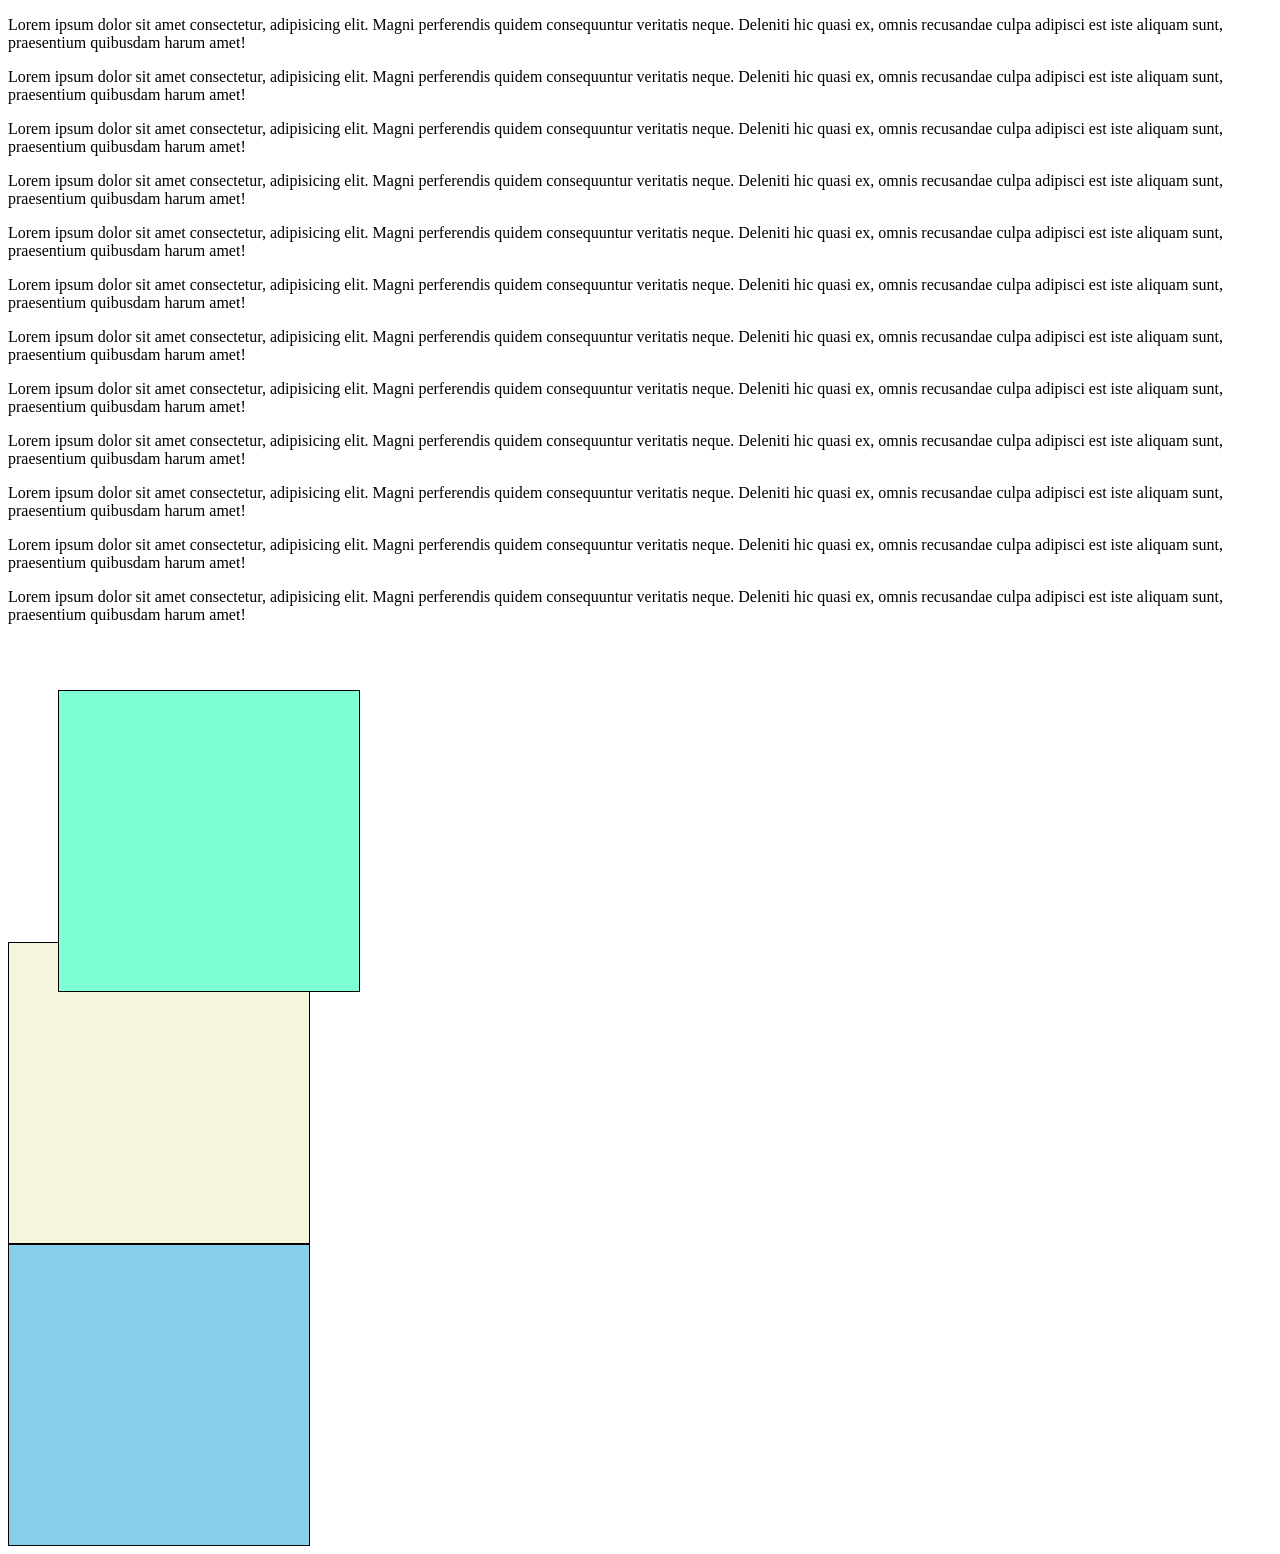
<file: position.html>
<!DOCTYPE html>
<html>
    <head>
        <title>MY WEBSITE</title>
        <link rel="stylesheet" href="position.css">

    </head>
    <body>
       
        <p>Lorem ipsum dolor sit amet consectetur, adipisicing elit. Magni perferendis quidem consequuntur veritatis neque. Deleniti hic quasi ex, omnis recusandae culpa adipisci est iste aliquam sunt, praesentium quibusdam harum amet!</p>
        <p>Lorem ipsum dolor sit amet consectetur, adipisicing elit. Magni perferendis quidem consequuntur veritatis neque. Deleniti hic quasi ex, omnis recusandae culpa adipisci est iste aliquam sunt, praesentium quibusdam harum amet!</p>
        <p>Lorem ipsum dolor sit amet consectetur, adipisicing elit. Magni perferendis quidem consequuntur veritatis neque. Deleniti hic quasi ex, omnis recusandae culpa adipisci est iste aliquam sunt, praesentium quibusdam harum amet!</p>
        <p>Lorem ipsum dolor sit amet consectetur, adipisicing elit. Magni perferendis quidem consequuntur veritatis neque. Deleniti hic quasi ex, omnis recusandae culpa adipisci est iste aliquam sunt, praesentium quibusdam harum amet!</p>
        <p>Lorem ipsum dolor sit amet consectetur, adipisicing elit. Magni perferendis quidem consequuntur veritatis neque. Deleniti hic quasi ex, omnis recusandae culpa adipisci est iste aliquam sunt, praesentium quibusdam harum amet!</p>
        <p>Lorem ipsum dolor sit amet consectetur, adipisicing elit. Magni perferendis quidem consequuntur veritatis neque. Deleniti hic quasi ex, omnis recusandae culpa adipisci est iste aliquam sunt, praesentium quibusdam harum amet!</p>
        <p>Lorem ipsum dolor sit amet consectetur, adipisicing elit. Magni perferendis quidem consequuntur veritatis neque. Deleniti hic quasi ex, omnis recusandae culpa adipisci est iste aliquam sunt, praesentium quibusdam harum amet!</p>
        <p>Lorem ipsum dolor sit amet consectetur, adipisicing elit. Magni perferendis quidem consequuntur veritatis neque. Deleniti hic quasi ex, omnis recusandae culpa adipisci est iste aliquam sunt, praesentium quibusdam harum amet!</p>
        <p>Lorem ipsum dolor sit amet consectetur, adipisicing elit. Magni perferendis quidem consequuntur veritatis neque. Deleniti hic quasi ex, omnis recusandae culpa adipisci est iste aliquam sunt, praesentium quibusdam harum amet!</p>
        <p>Lorem ipsum dolor sit amet consectetur, adipisicing elit. Magni perferendis quidem consequuntur veritatis neque. Deleniti hic quasi ex, omnis recusandae culpa adipisci est iste aliquam sunt, praesentium quibusdam harum amet!</p>
        <p>Lorem ipsum dolor sit amet consectetur, adipisicing elit. Magni perferendis quidem consequuntur veritatis neque. Deleniti hic quasi ex, omnis recusandae culpa adipisci est iste aliquam sunt, praesentium quibusdam harum amet!</p>
        <p>Lorem ipsum dolor sit amet consectetur, adipisicing elit. Magni perferendis quidem consequuntur veritatis neque. Deleniti hic quasi ex, omnis recusandae culpa adipisci est iste aliquam sunt, praesentium quibusdam harum amet!</p>

        <div id="box1"></div>
        <div id="box2"></div>
        <div id="box3"></div>

    </body>
</html>
</file>
<file: style.css>
body{
    color: #000000;
    background-color: #FFFFFF;
    background: linear-gradient(to left,beige,skyblue);
    background-repeat: no-repeat;
    background-attachment: fixed;
    background-image: url(Flowers.jpg);
    background-position: center;
    background-size: cover;
    border: 2px solid;
    border-color: #FFFFFF;
    margin: 0px;
                
    }
h1{
    color: #FFFFFF;
   /* background-color: #FFFFFF;*/
    font-family: 'Times New Roman', Times, serif;
    font-style: oblique;
    border-bottom-style: dotted ;
    border-top-style: double;
    border-left-width: 20px; 
    border-left-color: gold;
    }
p{
    /*border-style: solid;*/
    /*border-style: outset;*/
    border-color: beige;
    /*background-color: beige;*/
    color: #FFFFFF;
    font-family: sans-serif;
    text-decoration: cyan;
    font-size: 20px;
    border-radius: 10px;
    border-left-color: gold;
    /*background: linear-gradient(to left,beige,skyblue);
    background-repeat: no-repeat;
    background-attachment: fixed;*/
}

.odd{
    color: beige;
}
#box1{
    color: #000000;
    width: 250px;
    height: 300px;
    font-size: 22px;
    background: #FFFFFF;
    border: 5px solid;
    padding: 50px;

    
    /*margin-top: 50px;
    margin-bottom: 50px;
    margin-left: 50px;
    margin-right: 50px;*/
    margin-right: auto;
    margin-left: auto;
    margin: 50px;
}
#box2{
    color: #000000;
    width: 250px;
    height: 300px;
    font-size: 22px;
    background: #FFFFFF;
    border: 5px solid;
    padding: 50px;

    margin-right: auto;
    margin-left: auto;


    margin: 50px;
    /*
    margin-top: 50px;
    margin-bottom: 50px;
   
    margin-left: 50px;
    margin-right: 50px;*/

    
}
</file>
<file: newstyle.css>
/* RESET */
* {
    margin: 0;
    padding: 0;
    box-sizing: border-box;
}

/* BODY */
body {
    font-family: Arial, sans-serif;
    color: white;

    background: linear-gradient(to left, beige, skyblue);
    background-image: url("Flowers.jpg");
    background-position: center;
    background-size: cover;
    background-attachment: fixed;
}

/* HEADING */
h1 {
    text-align: center;
    padding: 20px;
    font-family: 'Times New Roman', Times, serif;
    font-style: oblique;

    border-top: 3px double white;
    border-bottom: 2px dotted white;
}

/* CONTAINER */
.container {
    display: flex;
    justify-content: center;
    gap: 30px;
    margin: 40px;
}

/* BOX DESIGN */
.box {
    width: 250px;
    height: 300px;
    padding: 20px;

    background: white;
    color: black;

    border: 3px solid black;
    border-radius: 10px;

    display: flex;
    align-items: center;
    justify-content: center;
    text-align: center;
}

/* TEXT SECTION */
.text-section {
    max-width: 700px;
    margin: 40px auto;
}

/* PARAGRAPH */
p {
    font-size: 18px;
    margin: 10px 0;
    padding: 10px;

    border-left: 5px solid gold;
    border-radius: 5px;
}

/* CLASSES */
.odd {
    color: beige;
}

.even {
    color: lightcyan;
}
</file>
<file: float.css>
.box{
    width: 100px;
    height: 100px;
    border:  1px solid;
   /* border-color: black;*/
    font-size: 20px;
    text-align: center;
    background: tomato;


    float: both;
}
p{
    clear: both;
}
</file>
<file: position.css>
#box1{
    border: 1px solid;
    height: 300px;
    width: 300px;
    background-color: aquamarine;

    position: relative;
    top: 50px;
    left: 50px;

}
#box2{
    border: 1px solid;
    height: 300px;
    width: 300px;
    background-color: beige;

    position: static;
    top: 100px;
}
#box3{
    border: 1px solid;
    height: 300px;
    width: 300px;
    background-color: skyblue;
}
</file>
